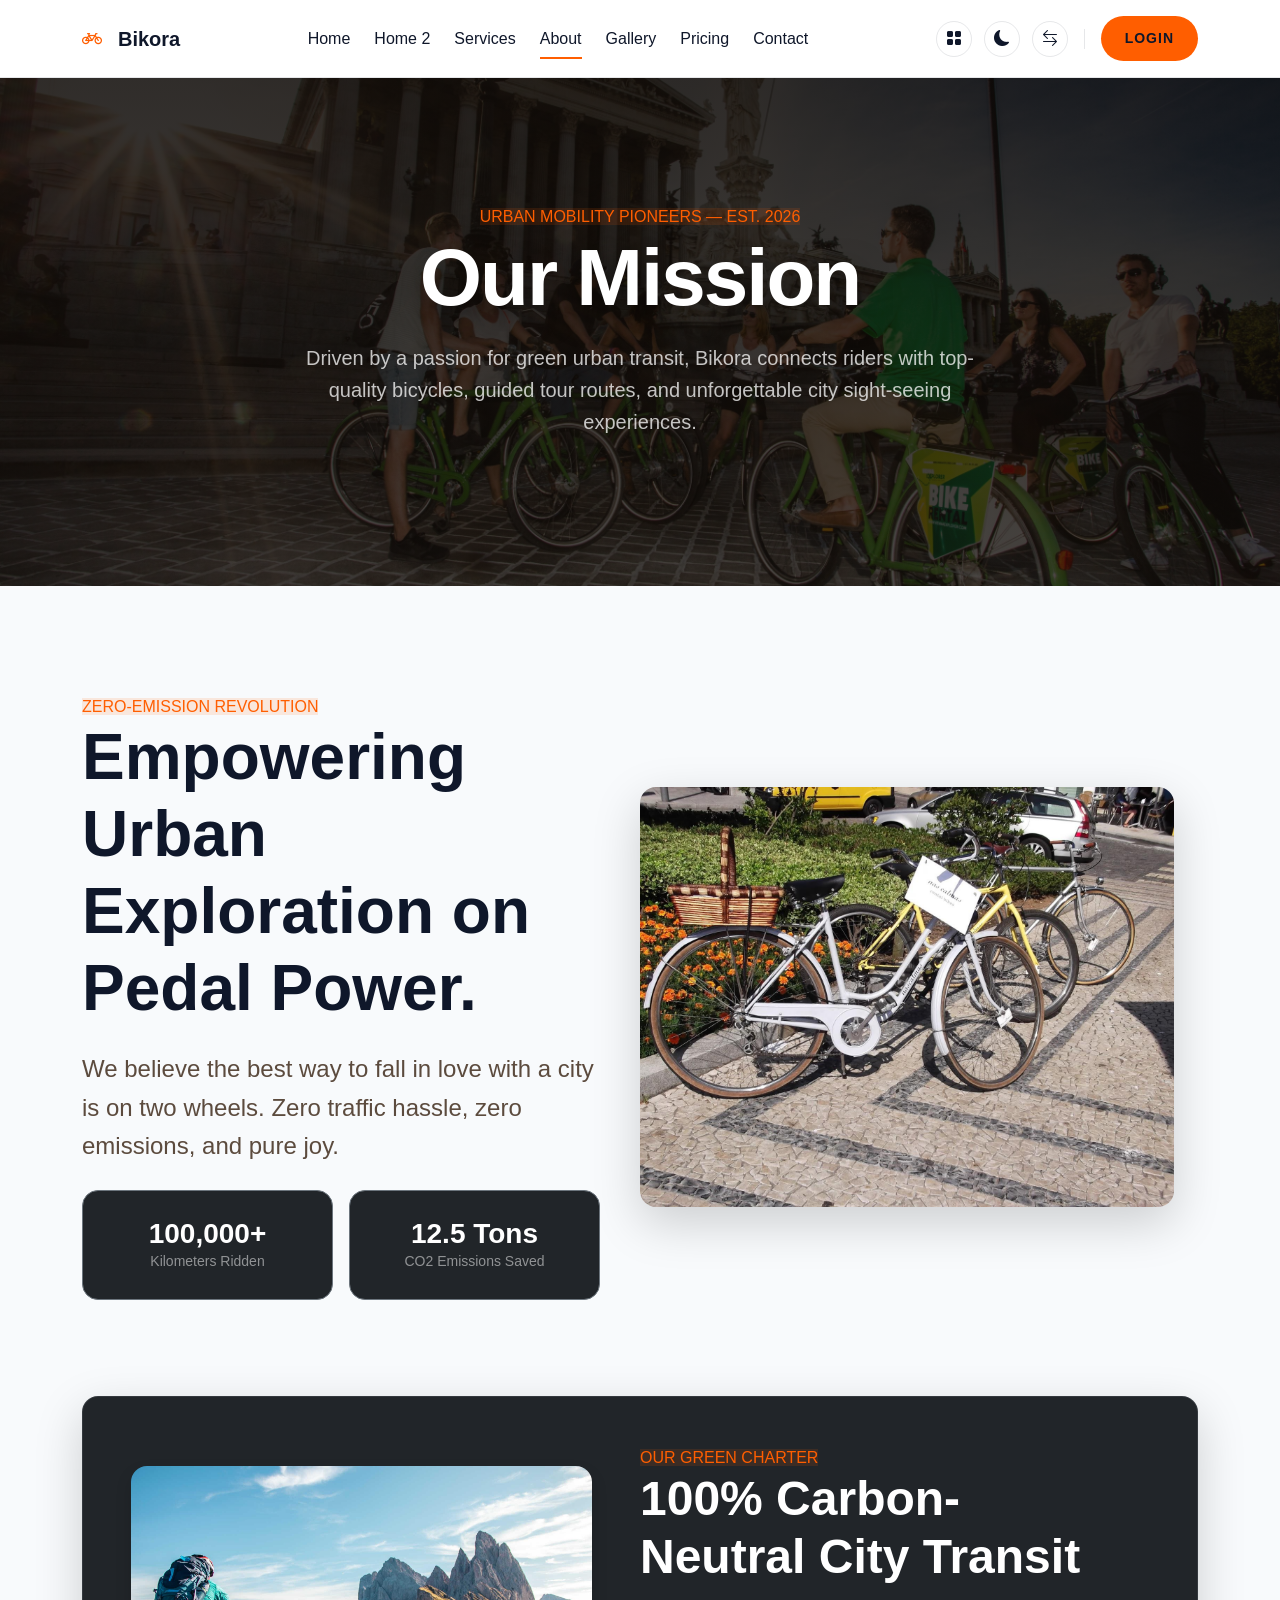
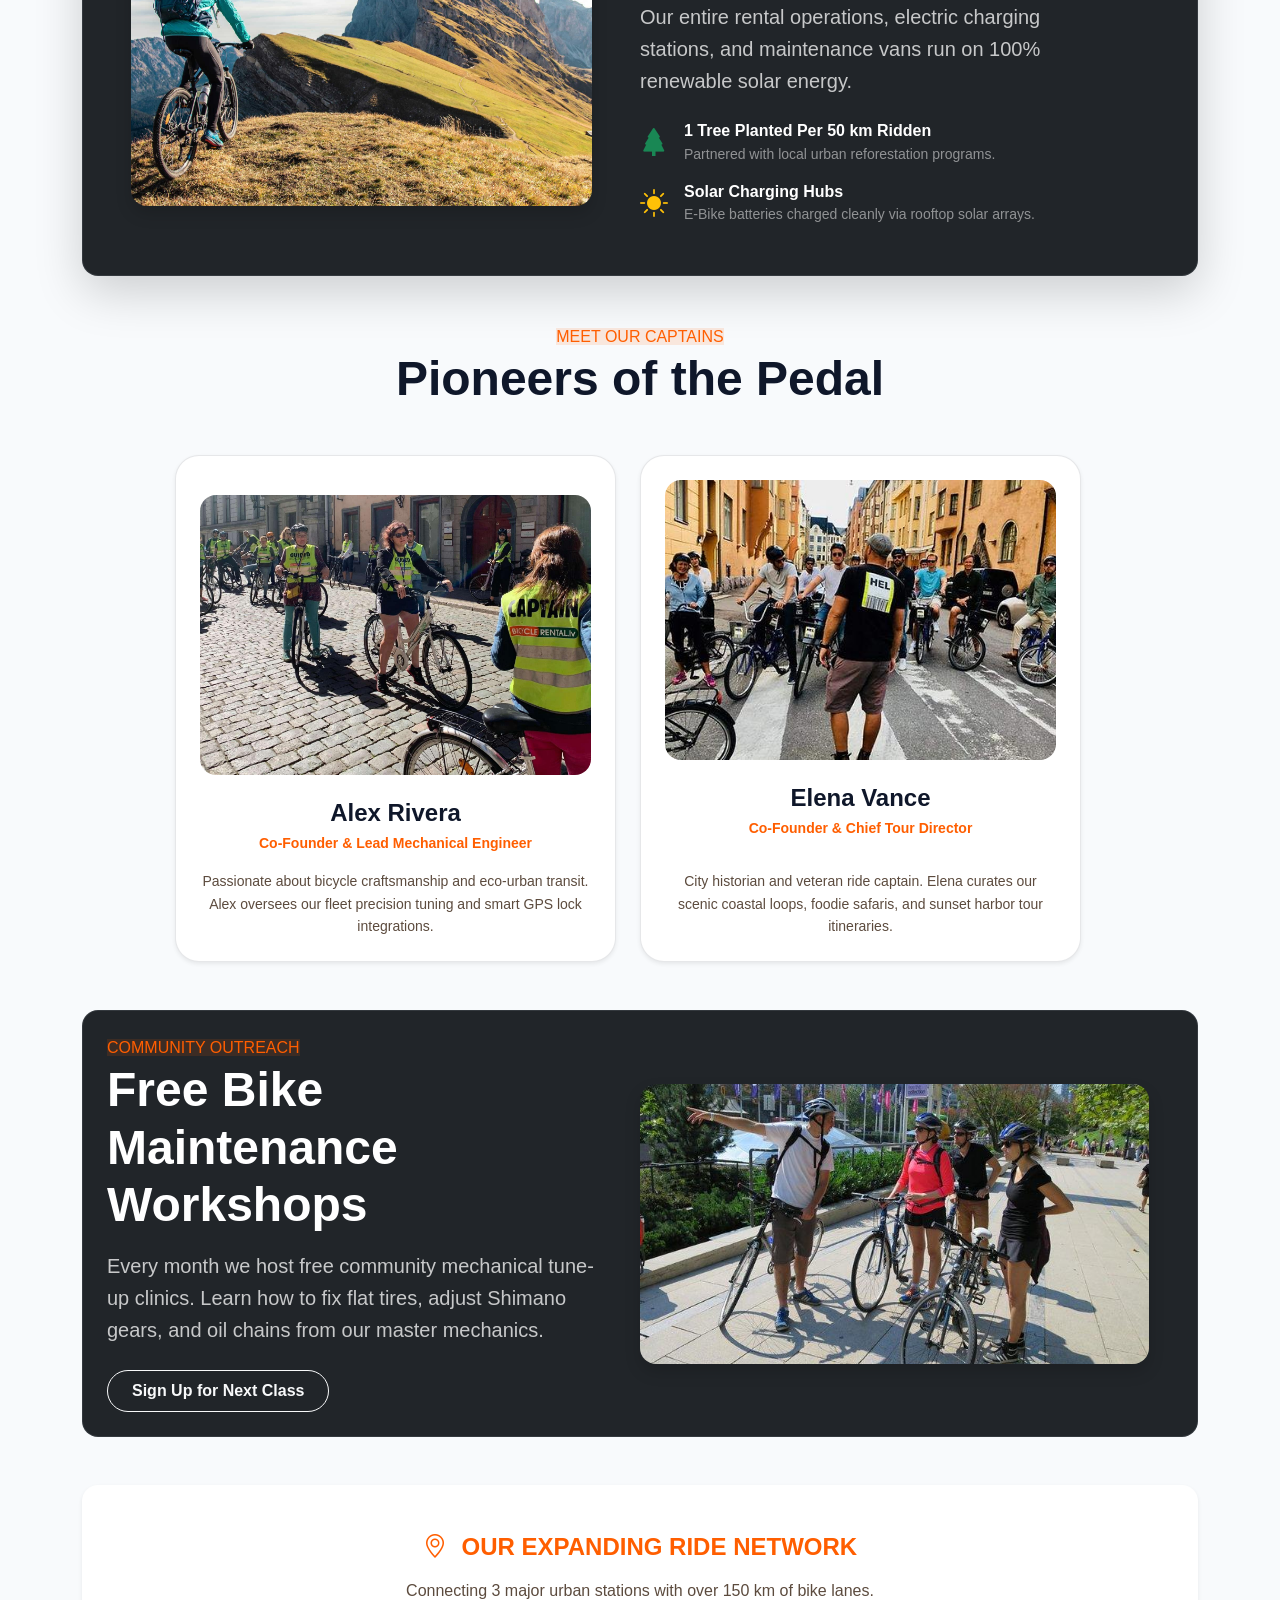
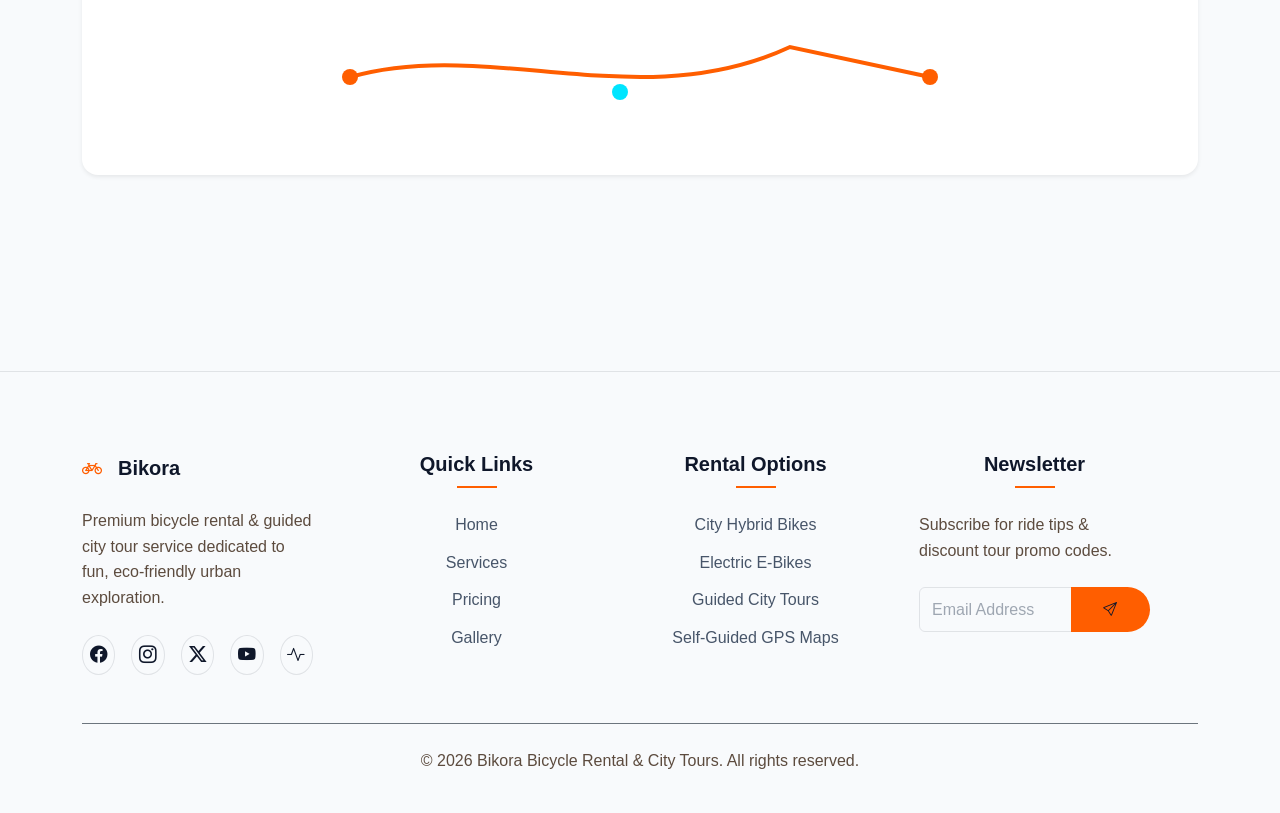
<file: about.html>
<!DOCTYPE html>
<html lang="en">

<head>
    <meta charset="UTF-8">
    <meta name="viewport" content="width=device-width, initial-scale=1.0">
    <title>About Us | Bikora Bicycle Rental & City Tours</title>
    <link rel="icon" type="image/svg+xml" href="assets/images/favicon.svg">
    <!-- Bootstrap 5 CDN -->
    <link href="https://cdn.jsdelivr.net/npm/bootstrap@5.3.0/dist/css/bootstrap.min.css" rel="stylesheet">
    <!-- Bootstrap Icons -->
    <link href="https://cdn.jsdelivr.net/npm/bootstrap-icons@1.11.0/font/bootstrap-icons.css" rel="stylesheet">
    <!-- Custom CSS -->
    <link rel="stylesheet" href="assets/css/style.css?v=6">
    <style>
        .about-page {
            padding-top: 60px;
            padding-bottom: 100px;
        }

        .team-card {
            background-color: var(--card-bg);
            border-radius: 24px;
            overflow: hidden;
            border: 1px solid var(--border-color);
            transition: var(--transition-smooth);
        }

        .team-card:hover {
            transform: translateY(-8px);
            box-shadow: 0 20px 40px rgba(255, 94, 0, 0.15);
        }
    </style>
    <style>
        /* Forced fix for hero section badge pill */
        .hero-1 .feature-badge-pill,
        .hero-2 .feature-badge-pill,
        .internal-hero .feature-badge-pill,
        .feature-badge-pill {
            color: #FF5E00 !important;
            background-color: rgba(255, 94, 0, 0.12) !important;
        }
    </style>
</head>

<body>

    <!-- Header -->
    <header>
        <div class="container header-container">
            <!-- Left: Brand -->
            <a href="index.html" class="brand-logo">
                <i class="bi bi-bicycle text-gold me-2"></i>
                Bikora
            </a>

            <!-- Center: Menus -->
            <nav class="nav-center">
                <a href="index.html" class="nav-link">Home</a>
                <a href="home-2.html" class="nav-link">Home 2</a>
                <a href="services.html" class="nav-link">Services</a>
                <a href="about.html" class="nav-link active">About</a>
                <a href="gallery.html" class="nav-link">Gallery</a>
                <a href="pricing.html" class="nav-link">Pricing</a>
                <a href="contact.html" class="nav-link">Contact</a>
            </nav>

            <!-- Right: Actions -->
            <div class="nav-right">
                <a href="dashboard.html" class="theme-toggle" title="Dashboard">
                    <i class="bi bi-grid-fill"></i>
                </a>
                <button class="theme-toggle" title="Toggle Theme">
                    <i class="bi bi-moon-fill"></i>
                </button>
                <button class="theme-toggle rtl-toggle-btn" title="RTL Toggle">
                    <i class="bi bi-arrow-left-right"></i>
                </button>
                <div class="nav-separator"></div>
                <a href="login.html" class="btn btn-primary btn-sm rounded-pill px-4">Login</a>
            </div>

            <button id="hamburger" class="hamburger">
                <i class="bi bi-list"></i>
            </button>
        </div>
    </header>

    <!-- Offcanvas Menu -->
    <div id="offcanvas-backdrop" class="offcanvas-backdrop"></div>
    <div id="offcanvas-menu" class="offcanvas-menu">
        <button id="offcanvas-close" class="offcanvas-close" aria-label="Close Menu">
            <i class="bi bi-x"></i>
        </button>
        <a href="index.html" class="brand-logo mb-5"><i class="bi bi-bicycle text-gold me-2"></i> Bikora</a>

        <div class="offcanvas-links mb-5">
            <a href="index.html" class="offcanvas-link">Home</a>
            <a href="home-2.html" class="offcanvas-link">Home 2</a>
            <a href="services.html" class="offcanvas-link">Services</a>
            <a href="about.html" class="offcanvas-link active">About</a>
            <a href="gallery.html" class="offcanvas-link">Gallery</a>
            <a href="pricing.html" class="offcanvas-link">Pricing</a>
            <a href="contact.html" class="offcanvas-link">Contact</a>
        </div>

        <div class="pt-4 border-top border-secondary border-opacity-10">
            <div class="d-flex align-items-center justify-content-between mb-4 flex-nowrap">
                <div class="d-flex gap-4 align-items-center flex-nowrap">
                    <a href="dashboard.html" class="theme-toggle p-2" title="Dashboard"><i
                            class="bi bi-grid-fill"></i></a>
                    <button class="theme-toggle p-2" title="Toggle Theme"><i class="bi bi-moon-fill"></i></button>
                    <button class="theme-toggle p-2 rtl-toggle-btn" title="RTL Toggle"><i
                            class="bi bi-arrow-left-right"></i></button>
                </div>
            </div>
            <a href="login.html" class="btn btn-primary w-100 rounded-pill py-3 fw-bold">Login</a>
        </div>
    </div>

    <!-- Page Header -->
    <section class="internal-hero" style="background-image: url('assets/images/City Tour Destinations — 10q.jpg');">
        <div class="container py-4 text-center">
            <span class="feature-badge-pill mb-3">URBAN MOBILITY PIONEERS — EST. 2026</span>
            <h1 class="display-1 text-white fw-bold mb-3">Our Mission </h1>
            <p class="text-white-50 mx-auto mb-4 lead" style="max-width: 700px;">Driven by a passion for green urban
                transit, Bikora connects riders with top-quality bicycles, guided tour routes, and unforgettable city
                sight-seeing experiences.</p>
        </div>
    </section>

    <main class="about-page">
        <div class="container py-5">
            <!-- Mission Row -->
            <div class="row align-items-center mb-5 pb-5">
                <div class="col-lg-6 animate-on-scroll text-center text-lg-start">
                    <span class="feature-badge-pill mb-3">ZERO-EMISSION REVOLUTION</span>
                    <h1 class="display-3 fw-bold mb-4">Empowering Urban Exploration on Pedal Power.</h1>
                    <p class="lead text-muted fs-4 mb-4">We believe the best way to fall in love with a city is on two
                        wheels. Zero traffic hassle, zero emissions, and pure joy.</p>

                    <div class="row g-3 text-center align-items-stretch mb-4 mb-lg-0">
                        <div class="col-6">
                            <div class="p-3 rounded-4 bg-dark text-white border border-secondary h-100 d-flex flex-column align-items-center justify-content-center"
                                style="min-height: 110px;">
                                <h3 class="fw-bold text-gold mb-0">100,000+</h3>
                                <small class="text-white-50">Kilometers Ridden</small>
                            </div>
                        </div>
                        <div class="col-6">
                            <div class="p-3 rounded-4 bg-dark text-white border border-secondary h-100 d-flex flex-column align-items-center justify-content-center"
                                style="min-height: 110px;">
                                <h3 class="fw-bold text-cyan mb-0">12.5 Tons</h3>
                                <small class="text-white-50">CO2 Emissions Saved</small>
                            </div>
                        </div>
                    </div>
                </div>
                <div class="col-lg-6 animate-on-scroll mt-4 mt-lg-0">
                    <img src="assets/images/Bicycle Fleet — 12a.jpg" class="img-fluid rounded-4 shadow-lg"
                        alt="About us bicycle fleet" style="width: 100%; height: 420px; object-fit: cover;">
                </div>
            </div>

            <!-- NEW SECTION 1 (ABOUT): SUSTAINABLE URBAN FUTURE CHARTER -->
            <div class="my-5 p-5 rounded-4 bg-dark text-white shadow-lg border border-secondary border-opacity-25">
                <div class="row align-items-center g-5">
                    <div class="col-lg-6">
                        <img src="assets/images/Adventurea,..jpg" class="img-fluid rounded-4 shadow"
                            alt="Sustainability" style="width: 100%; height: 340px; object-fit: cover;">
                    </div>
                    <div class="col-lg-6">
                        <span class="feature-badge-pill mb-3">OUR GREEN CHARTER</span>
                        <h2 class="display-5 fw-bold mb-3">100% Carbon-Neutral City Transit</h2>
                        <p class="text-white-50 fs-5 mb-4">Our entire rental operations, electric charging stations, and
                            maintenance vans run on 100% renewable solar energy.</p>

                        <div class="d-flex flex-column gap-3">
                            <div class="d-flex align-items-center gap-3">
                                <i class="bi bi-tree-fill text-success fs-3"></i>
                                <div>
                                    <h6 class="fw-bold mb-0">1 Tree Planted Per 50 km Ridden</h6>
                                    <small class="text-white-50">Partnered with local urban reforestation
                                        programs.</small>
                                </div>
                            </div>
                            <div class="d-flex align-items-center gap-3">
                                <i class="bi bi-sun-fill text-warning fs-3"></i>
                                <div>
                                    <h6 class="fw-bold mb-0">Solar Charging Hubs</h6>
                                    <small class="text-white-50">E-Bike batteries charged cleanly via rooftop solar
                                        arrays.</small>
                                </div>
                            </div>
                        </div>
                    </div>
                </div>
            </div>

            <!-- Founders & Captains -->
            <div class="text-center mb-5 mt-5">
                <span class="feature-badge-pill mb-3">MEET OUR CAPTAINS</span>
                <h2 class="display-5 fw-bold mb-4">Pioneers of the Pedal</h2>
            </div>

            <div class="row g-4 justify-content-center align-items-stretch mb-5">
                <div class="col-md-6 col-lg-5">
                    <div class="team-card p-4 shadow-sm text-center h-100 d-flex flex-column justify-content-between">
                        <div>
                            <img src="assets/images/Tour Guides — 1.jpg" class="rounded-4 mb-4" alt="Alex Rivera"
                                style="width: 100%; height: 280px; object-fit: cover; object-position: center top; margin-top: 15px;">
                            <h4 class="fw-bold mb-1">Alex Rivera</h4>
                            <p class="text-gold fw-bold small mb-3">Co-Founder & Lead Mechanical Engineer</p>
                        </div>
                        <p class="text-muted small mb-0">Passionate about bicycle craftsmanship and eco-urban transit.
                            Alex oversees our fleet precision tuning and smart GPS lock integrations.</p>
                    </div>
                </div>
                <div class="col-md-6 col-lg-5">
                    <div class="team-card p-4 shadow-sm text-center h-100 d-flex flex-column justify-content-between">
                        <div>
                            <img src="assets/images/Tour Guides — 10.jpg" class="rounded-4 mb-4" alt="Elena Vance"
                                style="width: 100%; height: 280px; object-fit: cover;">
                            <h4 class="fw-bold mb-1">Elena Vance</h4>
                            <p class="text-gold fw-bold small mb-3">Co-Founder & Chief Tour Director</p>
                        </div>
                        <p class="text-muted small mb-0">City historian and veteran ride captain. Elena curates our
                            scenic coastal loops, foodie safaris, and sunset harbor tour itineraries.</p>
                    </div>
                </div>
            </div>

            <!-- NEW SECTION 2 (ABOUT): MECHANIC WORKSHOPS & COMMUNITY CLASSES -->
            <div class="my-5 p-4 rounded-4 border border-secondary border-opacity-25 bg-dark text-white">
                <div class="row align-items-center g-4">
                    <div class="col-lg-6">
                        <span class="feature-badge-pill mb-3">COMMUNITY OUTREACH</span>
                        <h2 class="display-5 fw-bold mb-3">Free Bike Maintenance Workshops</h2>
                        <p class="text-white-50 fs-5 mb-4">Every month we host free community mechanical tune-up
                            clinics. Learn how to fix flat tires, adjust Shimano gears, and oil chains from our master
                            mechanics.</p>
                        <a href="contact.html" class="btn btn-outline-light rounded-pill px-4 py-2 fw-bold">Sign Up for
                            Next Class</a>
                    </div>
                    <div class="col-lg-6">
                        <img src="assets/images/Tour Guides — 10wq.jpg" class="img-fluid rounded-4 shadow"
                            alt="Mechanic Workshop" style="width: 100%; height: 280px; object-fit: cover;">
                    </div>
                </div>
            </div>

            <!-- SVG Route Motion Trail -->
            <div class="my-5 text-center p-5 rounded-4 shadow-sm" style="background: var(--card-bg);">
                <h4 class="fw-bold text-uppercase text-gold tracking-widest mb-3"><i class="bi bi-geo-alt me-2"></i> OUR
                    EXPANDING RIDE NETWORK</h4>
                <p class="text-muted mb-4">Connecting 3 major urban stations with over 150 km of bike lanes.</p>
                <svg width="100%" height="100" viewBox="0 0 600 100" fill="none">
                    <path d="M10 50 C 150 10, 300 90, 450 20 T 590 50" stroke="var(--primary-gold)" stroke-width="4"
                        stroke-linecap="round" class="svg-route-path" />
                    <circle cx="10" cy="50" r="8" fill="var(--primary-gold)" />
                    <circle cx="280" cy="65" r="8" fill="var(--primary-cyan)" />
                    <circle cx="590" cy="50" r="8" fill="var(--primary-gold)" />
                </svg>
            </div>
        </div>
    </main>

    <!-- Footer -->
    <footer>
        <div class="container">
            <div class="row g-5">
                <div class="col-lg-3 col-md-6 text-center text-lg-start">
                    <a href="index.html"
                        class="brand-logo mb-4 text-white justify-content-center justify-content-lg-start">
                        <i class="bi bi-bicycle text-gold me-2"></i> Bikora
                    </a>
                    <p class="text-muted">Premium bicycle rental & guided city tour service dedicated to fun,
                        eco-friendly urban exploration.</p>
                    <div class="d-flex gap-3 mt-4 justify-content-center justify-content-lg-start">
                        <a href="#" class="footer-social-link" title="Facebook"><i class="bi bi-facebook"></i></a>
                        <a href="#" class="footer-social-link" title="Instagram"><i class="bi bi-instagram"></i></a>
                        <a href="#" class="footer-social-link" title="Twitter X"><i class="bi bi-twitter-x"></i></a>
                        <a href="#" class="footer-social-link" title="YouTube"><i class="bi bi-youtube"></i></a>
                        <a href="#" class="footer-social-link" title="Strava Club"><i class="bi bi-activity"></i></a>
                    </div>
                </div>
                <div class="col-lg-3 col-md-6 text-center">
                    <h5 class="footer-title">Quick Links</h5>
                    <ul class="footer-links">
                        <li><a href="index.html" class="footer-link">Home</a></li>
                        <li><a href="services.html" class="footer-link">Services</a></li>
                        <li><a href="pricing.html" class="footer-link">Pricing</a></li>
                        <li><a href="gallery.html" class="footer-link">Gallery</a></li>
                    </ul>
                </div>
                <div class="col-lg-3 col-md-6 text-center">
                    <h5 class="footer-title">Rental Options</h5>
                    <ul class="footer-links">
                        <li><a href="services.html" class="footer-link">City Hybrid Bikes</a></li>
                        <li><a href="services.html" class="footer-link">Electric E-Bikes</a></li>
                        <li><a href="services.html" class="footer-link">Guided City Tours</a></li>
                        <li><a href="services.html" class="footer-link">Self-Guided GPS Maps</a></li>
                    </ul>
                </div>
                <div class="col-lg-3 col-md-6">
                    <h5 class="footer-title">Newsletter</h5>
                    <p class="text-muted">Subscribe for ride tips & discount tour promo codes.</p>
                    <div class="input-group mt-4">
                        <input type="text" class="form-control bg-transparent border-secondary text-white"
                            placeholder="Email Address">
                        <button class="btn btn-primary"><i class="bi bi-send"></i></button>
                    </div>
                </div>
            </div>
            <div class="border-top border-secondary mt-5 pt-4 text-center">
                <p class="text-muted mb-0">© 2026 Bikora Bicycle Rental & City Tours. All rights reserved.</p>
            </div>
        </div>
    </footer>

    <!-- Back to top -->
    <div id="back-to-top" class="back-to-top">
        <i class="bi bi-bicycle"></i>
    </div>

    <!-- Scripts -->
    <script src="https://cdn.jsdelivr.net/npm/bootstrap@5.3.0/dist/js/bootstrap.bundle.min.js"></script>
    <script src="assets/js/main.js"></script>
</body>

</html>
</file>
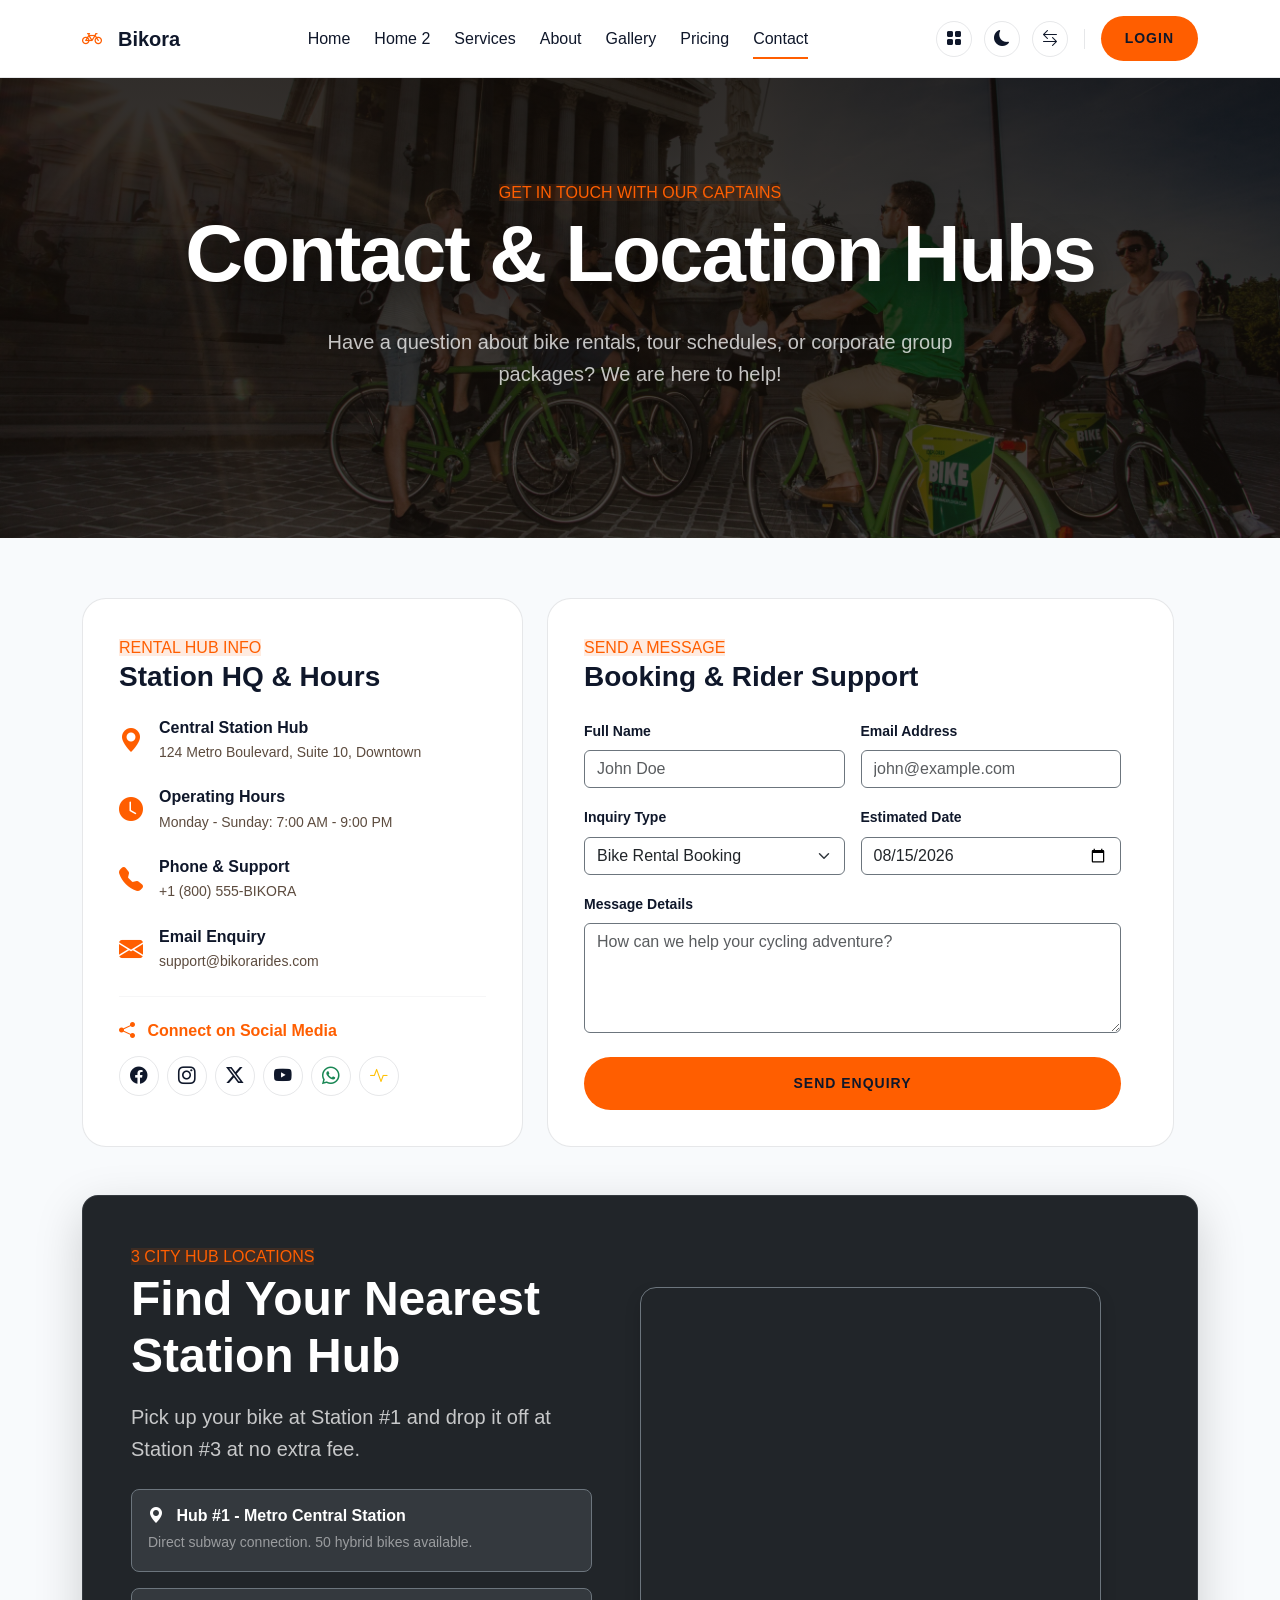
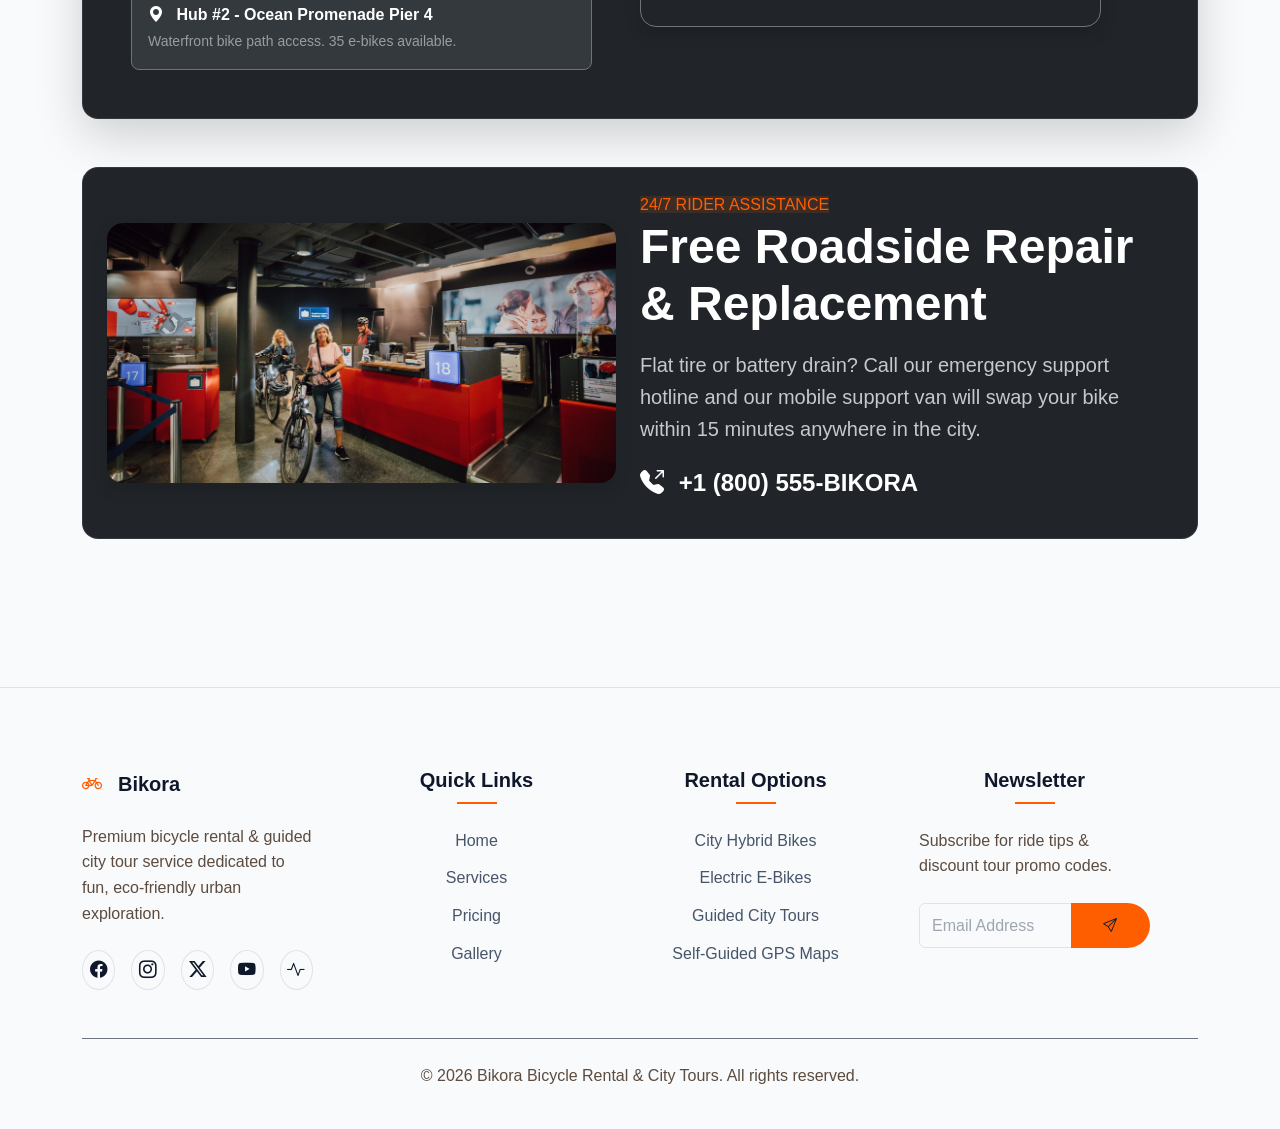
<file: contact.html>
<!DOCTYPE html>
<html lang="en">
<head>
    <meta charset="UTF-8">
    <meta name="viewport" content="width=device-width, initial-scale=1.0">
    <title>Contact Us | Bikora Bicycle Rental & City Tours</title>
    <link rel="icon" type="image/svg+xml" href="assets/images/favicon.svg">
    <!-- Bootstrap 5 CDN -->
    <link href="https://cdn.jsdelivr.net/npm/bootstrap@5.3.0/dist/css/bootstrap.min.css" rel="stylesheet">
    <!-- Bootstrap Icons -->
    <link href="https://cdn.jsdelivr.net/npm/bootstrap-icons@1.11.0/font/bootstrap-icons.css" rel="stylesheet">
    <!-- Custom CSS -->
    <link rel="stylesheet" href="assets/css/style.css?v=6">
    <style>
        .contact-page { padding-top: 60px; padding-bottom: 100px; }
        .contact-card {
            background-color: var(--card-bg);
            border: 1px solid var(--border-color);
            border-radius: 24px;
            padding: 36px;
            height: 100%;
        }
    </style>
    <style>
        /* Forced fix for hero section badge pill */
        .hero-1 .feature-badge-pill, 
        .hero-2 .feature-badge-pill, 
        .internal-hero .feature-badge-pill,
        .feature-badge-pill {
            color: #FF5E00 !important;
            background-color: rgba(255, 94, 0, 0.12) !important;
        }
    </style>
</head>
<body>

    <!-- Header -->
    <header>
        <div class="container header-container">
            <!-- Left: Brand -->
            <a href="index.html" class="brand-logo">
                <i class="bi bi-bicycle text-gold me-2"></i>
                Bikora
            </a>
            
            <!-- Center: Menus -->
            <nav class="nav-center">
                <a href="index.html" class="nav-link">Home</a>
                <a href="home-2.html" class="nav-link">Home 2</a>
                <a href="services.html" class="nav-link">Services</a>
                <a href="about.html" class="nav-link">About</a>
                <a href="gallery.html" class="nav-link">Gallery</a>
                <a href="pricing.html" class="nav-link">Pricing</a>
                <a href="contact.html" class="nav-link active">Contact</a>
            </nav>

            <!-- Right: Actions -->
            <div class="nav-right">
                <a href="dashboard.html" class="theme-toggle" title="Dashboard">
                    <i class="bi bi-grid-fill"></i>
                </a>
                <button class="theme-toggle" title="Toggle Theme">
                    <i class="bi bi-moon-fill"></i>
                </button>
                <button class="theme-toggle rtl-toggle-btn" title="RTL Toggle">
                    <i class="bi bi-arrow-left-right"></i>
                </button>
                <div class="nav-separator"></div>
                <a href="login.html" class="btn btn-primary btn-sm rounded-pill px-4">Login</a>
            </div>

            <button id="hamburger" class="hamburger">
                <i class="bi bi-list"></i>
            </button>
        </div>
    </header>

    <!-- Offcanvas Menu -->
    <div id="offcanvas-backdrop" class="offcanvas-backdrop"></div>
    <div id="offcanvas-menu" class="offcanvas-menu">
        <button id="offcanvas-close" class="offcanvas-close" aria-label="Close Menu">
            <i class="bi bi-x"></i>
        </button>
        <a href="index.html" class="brand-logo mb-5"><i class="bi bi-bicycle text-gold me-2"></i> Bikora</a>
        
        <div class="offcanvas-links mb-5">
            <a href="index.html" class="offcanvas-link">Home</a>
            <a href="home-2.html" class="offcanvas-link">Home 2</a>
            <a href="services.html" class="offcanvas-link">Services</a>
            <a href="about.html" class="offcanvas-link">About</a>
            <a href="gallery.html" class="offcanvas-link">Gallery</a>
            <a href="pricing.html" class="offcanvas-link">Pricing</a>
            <a href="contact.html" class="offcanvas-link active">Contact</a>
        </div>

        <div class="pt-4 border-top border-secondary border-opacity-10">
            <div class="d-flex align-items-center justify-content-between mb-4 flex-nowrap">
                <div class="d-flex gap-4 align-items-center flex-nowrap">
                    <a href="dashboard.html" class="theme-toggle p-2" title="Dashboard"><i class="bi bi-grid-fill"></i></a>
                    <button class="theme-toggle p-2" title="Toggle Theme"><i class="bi bi-moon-fill"></i></button>
                    <button class="theme-toggle p-2 rtl-toggle-btn" title="RTL Toggle"><i class="bi bi-arrow-left-right"></i></button>
                </div>
            </div>
            <a href="login.html" class="btn btn-primary w-100 rounded-pill py-3 fw-bold">Login</a>
        </div>
    </div>

    <!-- Header -->
    <section class="internal-hero" style="background-image: url('assets/images/City Tour Destinations — 10q.jpg');">
        <div class="container">
            <div class="text-center animate-on-scroll">
                <span class="feature-badge-pill mb-3">GET IN TOUCH WITH OUR CAPTAINS</span>
                <h1 class="display-1 text-white fw-bold mb-4">Contact & Location Hubs</h1>
                <p class="mx-auto fs-5 text-white-50 mb-5" style="max-width: 700px;">Have a question about bike rentals, tour schedules, or corporate group packages? We are here to help!</p>
            </div>
        </div>
    </section>

    <!-- Contact Page -->
    <section class="contact-page">
        <div class="container">
            <div class="row g-4 mb-5">
                <div class="col-lg-5 animate-on-scroll">
                    <div class="contact-card">
                        <span class="feature-badge-pill mb-3">RENTAL HUB INFO</span>
                        <h3 class="fw-bold mb-4">Station HQ & Hours</h3>
                        
                        <div class="d-flex align-items-start mb-4">
                            <i class="bi bi-geo-alt-fill fs-4 text-gold me-3 mt-1"></i>
                            <div>
                                <h6 class="fw-bold mb-1">Central Station Hub</h6>
                                <p class="text-muted small mb-0">124 Metro Boulevard, Suite 10, Downtown</p>
                            </div>
                        </div>

                        <div class="d-flex align-items-start mb-4">
                            <i class="bi bi-clock-fill fs-4 text-gold me-3 mt-1"></i>
                            <div>
                                <h6 class="fw-bold mb-1">Operating Hours</h6>
                                <p class="text-muted small mb-0">Monday - Sunday: 7:00 AM - 9:00 PM</p>
                            </div>
                        </div>

                        <div class="d-flex align-items-start mb-4">
                            <i class="bi bi-telephone-fill fs-4 text-gold me-3 mt-1"></i>
                            <div>
                                <h6 class="fw-bold mb-1">Phone & Support</h6>
                                <p class="text-muted small mb-0">+1 (800) 555-BIKORA</p>
                            </div>
                        </div>

                        <div class="d-flex align-items-start mb-4">
                            <i class="bi bi-envelope-fill fs-4 text-gold me-3 mt-1"></i>
                            <div>
                                <h6 class="fw-bold mb-1">Email Enquiry</h6>
                                <p class="text-muted small mb-0">support@bikorarides.com</p>
                            </div>
                        </div>

                        <!-- SOCIAL MEDIA CONNECT BLOCK (CONTACT CARD) -->
                        <hr class="my-4 border-secondary border-opacity-25">
                        <div>
                            <h6 class="fw-bold mb-3 text-gold"><i class="bi bi-share-fill me-2"></i> Connect on Social Media</h6>
                            <div class="d-flex gap-2 flex-wrap">
                                <a href="#" class="footer-social-link" title="Facebook"><i class="bi bi-facebook"></i></a>
                                <a href="#" class="footer-social-link" title="Instagram"><i class="bi bi-instagram"></i></a>
                                <a href="#" class="footer-social-link" title="Twitter X"><i class="bi bi-twitter-x"></i></a>
                                <a href="#" class="footer-social-link" title="YouTube"><i class="bi bi-youtube"></i></a>
                                <a href="#" class="footer-social-link" title="WhatsApp Support"><i class="bi bi-whatsapp text-success"></i></a>
                                <a href="#" class="footer-social-link" title="Strava Club"><i class="bi bi-activity text-warning"></i></a>
                            </div>
                        </div>
                    </div>
                </div>

                <div class="col-lg-7 animate-on-scroll" style="transition-delay: 0.15s;">
                    <div class="contact-card">
                        <span class="feature-badge-pill mb-3">SEND A MESSAGE</span>
                        <h3 class="fw-bold mb-4">Booking & Rider Support</h3>
                        <form onsubmit="event.preventDefault(); alert('Thank you! Your enquiry has been received. Our team will contact you shortly.');">
                            <div class="row g-3">
                                <div class="col-md-6">
                                    <label class="form-label small fw-bold">Full Name</label>
                                    <input type="text" class="form-control bg-transparent border-secondary" placeholder="John Doe" required>
                                </div>
                                <div class="col-md-6">
                                    <label class="form-label small fw-bold">Email Address</label>
                                    <input type="email" class="form-control bg-transparent border-secondary" placeholder="john@example.com" required>
                                </div>
                                <div class="col-md-6">
                                    <label class="form-label small fw-bold">Inquiry Type</label>
                                    <select class="form-select bg-transparent border-secondary" style="cursor: pointer;">
                                        <option>Bike Rental Booking</option>
                                        <option>Guided City Tour</option>
                                        <option>Corporate Group Pass</option>
                                        <option>Roadside Assistance</option>
                                    </select>
                                </div>
                                <div class="col-md-6">
                                    <label class="form-label small fw-bold">Estimated Date</label>
                                    <input type="date" class="form-control bg-transparent border-secondary" value="2026-08-15">
                                </div>
                                <div class="col-12">
                                    <label class="form-label small fw-bold">Message Details</label>
                                    <textarea class="form-control bg-transparent border-secondary" rows="4" placeholder="How can we help your cycling adventure?"></textarea>
                                </div>
                                <div class="col-12 mt-4">
                                    <button type="submit" class="btn btn-primary rounded-pill w-100 py-3 fw-bold magnetic-btn">Send Enquiry</button>
                                </div>
                            </div>
                        </form>
                    </div>
                </div>
            </div>
            <!-- NEW SECTION 1 (CONTACT): STATION LOCATOR & PICKUP MAP HUB -->
            <div class="my-5 p-5 rounded-4 bg-dark text-white shadow-lg border border-secondary border-opacity-25">
                <div class="row align-items-center g-5">
                    <div class="col-lg-6">
                        <span class="feature-badge-pill mb-3">3 CITY HUB LOCATIONS</span>
                        <h2 class="display-5 fw-bold mb-3">Find Your Nearest Station Hub</h2>
                        <p class="text-white-50 fs-5 mb-4">Pick up your bike at Station #1 and drop it off at Station #3 at no extra fee.</p>
                        
                        <div class="d-flex flex-column gap-3">
                            <div class="p-3 rounded-3 bg-secondary bg-opacity-25 border border-secondary">
                                <h6 class="fw-bold text-gold mb-1"><i class="bi bi-geo-alt-fill me-2"></i> Hub #1 - Metro Central Station</h6>
                                <small class="text-white-50">Direct subway connection. 50 hybrid bikes available.</small>
                            </div>
                            <div class="p-3 rounded-3 bg-secondary bg-opacity-25 border border-secondary">
                                <h6 class="fw-bold text-cyan mb-1"><i class="bi bi-geo-alt-fill me-2"></i> Hub #2 - Ocean Promenade Pier 4</h6>
                                <small class="text-white-50">Waterfront bike path access. 35 e-bikes available.</small>
                            </div>
                        </div>
                    </div>
                    <div class="col-lg-6">
                        <div class="rounded-4 overflow-hidden shadow border border-secondary" style="height: 340px; width: 100%;">
                            <iframe src="https://www.google.com/maps/embed?pb=!1m18!1m12!1m3!1d3151.835434509374!2d144.9537353153166!3d-37.81627977975171!2m3!1f0!2f0!3f0!3m2!1i1024!2i768!4f13.1!3m3!1m2!1s0x6ad65d4c2b349649%3A0xb6899234e561db11!2sFlinders%20Street%20Railway%20Station!5e0!3m2!1sen!2s!4v1620000000000!5m2!1sen!2s" 
                                width="100%" height="340" style="border:0;" allowfullscreen="" loading="lazy"></iframe>
                        </div>
                    </div>
                </div>
            </div>

            <!-- NEW SECTION 2 (CONTACT): EMERGENCY ROADSIDE SUPPORT GUARANTEE -->
            <div class="my-5 p-4 rounded-4 border border-secondary border-opacity-25 bg-dark text-white">
                <div class="row align-items-center g-4">
                    <div class="col-lg-6">
                        <img src="assets/images/Bike Rental — 8cc.jpg" class="img-fluid rounded-4 shadow" alt="Roadside Van Support" style="width: 100%; height: 260px; object-fit: cover;">
                    </div>
                    <div class="col-lg-6">
                        <span class="feature-badge-pill mb-3">24/7 RIDER ASSISTANCE</span>
                        <h2 class="display-5 fw-bold mb-3">Free Roadside Repair & Replacement</h2>
                        <p class="text-white-50 fs-5 mb-4">Flat tire or battery drain? Call our emergency support hotline and our mobile support van will swap your bike within 15 minutes anywhere in the city.</p>
                        <h4 class="text-gold fw-bold"><i class="bi bi-telephone-outbound-fill me-2"></i> +1 (800) 555-BIKORA</h4>
                    </div>
                </div>
            </div>

        </div>
    </section>

    <!-- Footer -->
    <footer>
        <div class="container">
            <div class="row g-5">
                <div class="col-lg-3 col-md-6 text-center text-lg-start">
                    <a href="index.html" class="brand-logo mb-4 text-white justify-content-center justify-content-lg-start">
                        <i class="bi bi-bicycle text-gold me-2"></i> Bikora
                    </a>
                    <p class="text-muted">Premium bicycle rental & guided city tour service dedicated to fun, eco-friendly urban exploration.</p>
                    <div class="d-flex gap-3 mt-4 justify-content-center justify-content-lg-start">
                        <a href="#" class="footer-social-link" title="Facebook"><i class="bi bi-facebook"></i></a>
                        <a href="#" class="footer-social-link" title="Instagram"><i class="bi bi-instagram"></i></a>
                        <a href="#" class="footer-social-link" title="Twitter X"><i class="bi bi-twitter-x"></i></a>
                        <a href="#" class="footer-social-link" title="YouTube"><i class="bi bi-youtube"></i></a>
                        <a href="#" class="footer-social-link" title="Strava Club"><i class="bi bi-activity"></i></a>
                    </div>
                </div>
                <div class="col-lg-3 col-md-6 text-center">
                    <h5 class="footer-title">Quick Links</h5>
                    <ul class="footer-links">
                        <li><a href="index.html" class="footer-link">Home</a></li>
                        <li><a href="services.html" class="footer-link">Services</a></li>
                        <li><a href="pricing.html" class="footer-link">Pricing</a></li>
                        <li><a href="gallery.html" class="footer-link">Gallery</a></li>
                    </ul>
                </div>
                <div class="col-lg-3 col-md-6 text-center">
                    <h5 class="footer-title">Rental Options</h5>
                    <ul class="footer-links">
                        <li><a href="services.html" class="footer-link">City Hybrid Bikes</a></li>
                        <li><a href="services.html" class="footer-link">Electric E-Bikes</a></li>
                        <li><a href="services.html" class="footer-link">Guided City Tours</a></li>
                        <li><a href="services.html" class="footer-link">Self-Guided GPS Maps</a></li>
                    </ul>
                </div>
                <div class="col-lg-3 col-md-6">
                    <h5 class="footer-title">Newsletter</h5>
                    <p class="text-muted">Subscribe for ride tips & discount tour promo codes.</p>
                    <div class="input-group mt-4">
                        <input type="text" class="form-control bg-transparent border-secondary text-white" placeholder="Email Address">
                        <button class="btn btn-primary"><i class="bi bi-send"></i></button>
                    </div>
                </div>
            </div>
            <div class="border-top border-secondary mt-5 pt-4 text-center">
                <p class="text-muted mb-0">© 2026 Bikora Bicycle Rental & City Tours. All rights reserved.</p>
            </div>
        </div>
    </footer>

    <!-- Back to top -->
    <div id="back-to-top" class="back-to-top">
        <i class="bi bi-bicycle"></i>
    </div>

    <!-- Scripts -->
    <script src="https://cdn.jsdelivr.net/npm/bootstrap@5.3.0/dist/js/bootstrap.bundle.min.js"></script>
    <script src="assets/js/main.js"></script>
</body>
</html>
</file>
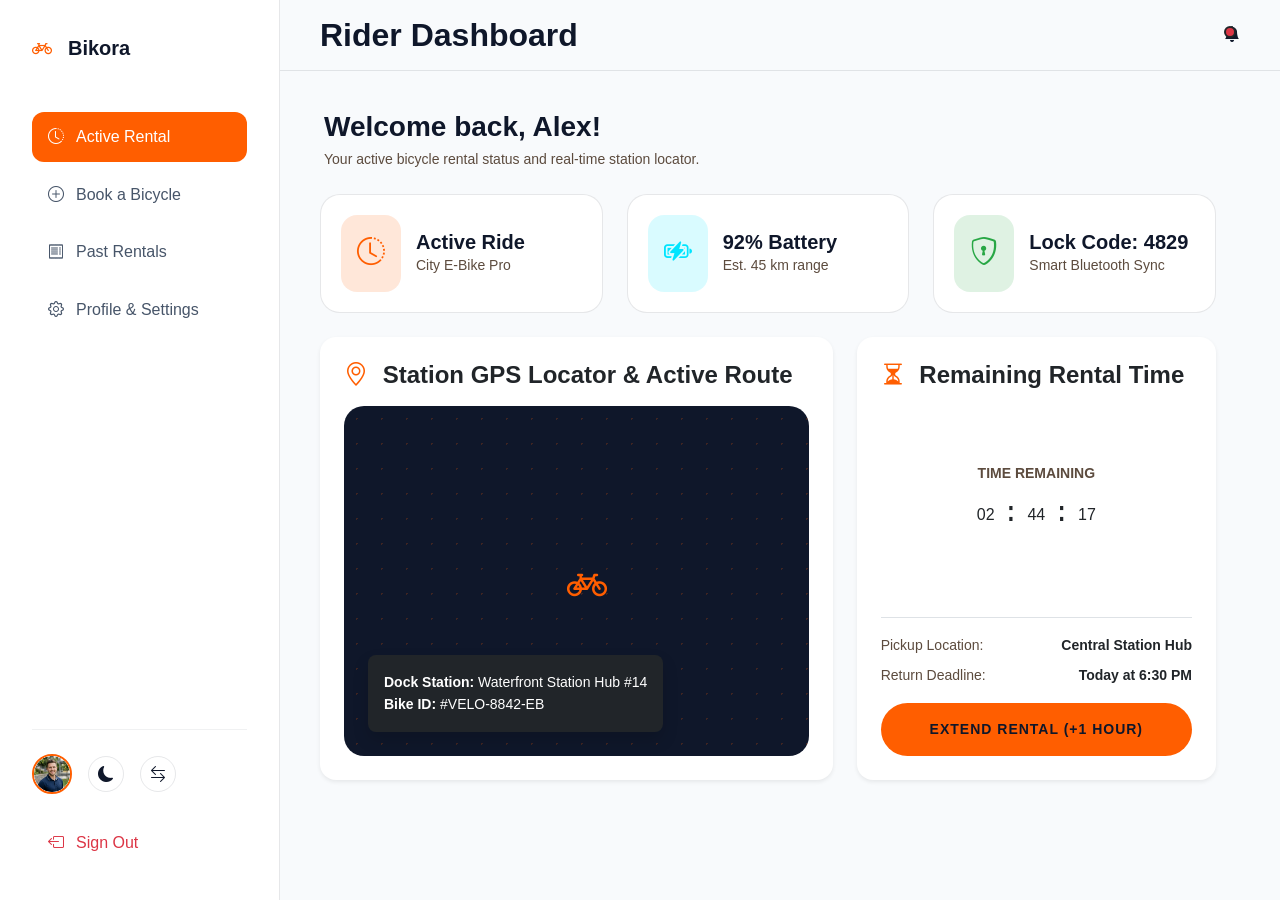
<file: dashboard.html>
<!DOCTYPE html>
<html lang="en">

<head>
    <meta charset="UTF-8">
    <meta name="viewport" content="width=device-width, initial-scale=1.0">
    <title>Customer Rental Dashboard | Bikora Bicycle Rental</title>
    <link rel="icon" type="image/svg+xml" href="assets/images/favicon.svg">
    <!-- Bootstrap 5 CDN -->
    <link href="https://cdn.jsdelivr.net/npm/bootstrap@5.3.0/dist/css/bootstrap.min.css" rel="stylesheet">
    <!-- Bootstrap Icons -->
    <link href="https://cdn.jsdelivr.net/npm/bootstrap-icons@1.11.0/font/bootstrap-icons.css" rel="stylesheet">
    <!-- Custom CSS -->
    <link rel="stylesheet" href="assets/css/style.css?v=6">
    <script>
        (function () {
            const savedTheme = localStorage.getItem('theme') || 'light';
            document.documentElement.setAttribute('data-theme', savedTheme);
        })();
    </script>
    <style>
        html, body {
            width: 100% !important;
            overflow-x: hidden !important;
            position: relative;
        }

        body {
            background-color: var(--bg-color);
            display: flex;
            min-height: 100vh;
        }

        .dashboard-sidebar {
            width: 280px;
            background: var(--card-bg);
            border-right: 1px solid var(--border-color);
            padding: 32px;
            display: flex;
            flex-direction: column;
            position: fixed;
            height: 100vh;
            z-index: 1000;
            transition: var(--transition-smooth);
        }

        .sidebar-link {
            padding: 12px 16px;
            border-radius: 12px;
            color: var(--text-muted);
            text-decoration: none;
            display: flex;
            align-items: center;
            gap: 12px;
            font-weight: 500;
            margin-bottom: 8px;
            transition: var(--transition-base);
        }

        .sidebar-link:hover,
        .sidebar-link.active {
            background: var(--primary-gold);
            color: #FFF !important;
        }

        .dashboard-main {
            flex-grow: 1;
            margin-left: 280px;
            padding: 40px;
            padding-top: 110px !important;
            transition: var(--transition-smooth);
            width: calc(100% - 280px);
        }

        .dashboard-header {
            display: flex;
            justify-content: space-between;
            align-items: center;
            padding: 16px 40px;
            border-bottom: 1px solid var(--border-color);
            position: fixed !important;
            top: 0 !important;
            left: 280px !important;
            width: calc(100% - 280px) !important;
            background: var(--bg-color) !important;
            z-index: 999 !important;
            margin-bottom: 0 !important;
            backdrop-filter: blur(20px);
        }

        .header-profile-img {
            width: 40px;
            height: 40px;
            border-radius: 50%;
            object-fit: cover;
            border: 2px solid var(--primary-gold);
        }

        .stat-card {
            background: var(--card-bg);
            border: 1px solid var(--border-color);
            border-radius: 20px;
            padding: 20px;
            display: flex;
            align-items: center;
            gap: 15px;
            height: 100%;
        }

        .tracking-map {
            width: 100%;
            height: 350px;
            background: var(--secondary-brown);
            border-radius: 20px;
            position: relative;
            overflow: hidden;
            background-image: radial-gradient(rgba(255, 94, 0, 0.2) 1px, transparent 1px);
            background-size: 25px 25px;
        }

        .map-pin {
            position: absolute;
            color: var(--primary-gold);
            animation: pulse-pin 2s infinite;
        }

        @keyframes pulse-pin {
            0% { transform: scale(1); filter: drop-shadow(0 0 0 rgba(255, 94, 0, 0)); }
            50% { transform: scale(1.2); filter: drop-shadow(0 0 15px rgba(255, 94, 0, 0.5)); }
            100% { transform: scale(1); filter: drop-shadow(0 0 0 rgba(255, 94, 0, 0)); }
        }

        .hamburger-dash {
            background: transparent;
            border: 1px solid var(--border-color);
            color: var(--text-color);
            border-radius: 10px;
            padding: 4px 10px;
            cursor: pointer;
        }

        @media (max-width: 1024px) {
            .hamburger-dash {
                display: inline-flex !important;
            }
            .dashboard-sidebar {
                left: auto !important;
                right: 0 !important;
                transform: translateX(100%) !important;
            }
            .dashboard-sidebar.active {
                transform: translateX(0) !important;
            }
            .dashboard-main {
                margin-left: 0 !important;
                width: 100% !important;
                padding: 16px !important;
                padding-top: 90px !important;
            }
            .dashboard-header {
                left: 0 !important;
                width: 100% !important;
                padding: 10px 16px !important;
            }
        }

        /* RTL Mode Dashboard Sidebar & Content Alignment (Item 33) */
        [dir="rtl"] .dashboard-sidebar {
            right: 0 !important;
            left: auto !important;
            border-left: 1px solid var(--border-color) !important;
            border-right: none !important;
        }
        [dir="rtl"] .dashboard-main {
            margin-right: 280px !important;
            margin-left: 0 !important;
            width: calc(100% - 280px) !important;
        }
        [dir="rtl"] .dashboard-header {
            right: 280px !important;
            left: 0 !important;
            width: calc(100% - 280px) !important;
        }
        
        /* Fix RTL navbar alignment bug caused by LTR Bootstrap's ms-auto */
        [dir="rtl"] .dashboard-header .ms-auto {
            margin-right: auto !important;
            margin-left: 0 !important;
        }
        @media (max-width: 1024px) {
            [dir="rtl"] .dashboard-sidebar {
                transform: translateX(100%) !important;
            }
            [dir="rtl"] .dashboard-sidebar.active {
                transform: translateX(0) !important;
            }
            [dir="rtl"] .dashboard-main,
            [dir="rtl"] .dashboard-header {
                margin-right: 0 !important;
                margin-left: 0 !important;
                right: 0 !important;
                left: 0 !important;
                width: 100% !important;
            }
        }
    </style>
</head>

<body>

    <!-- Sidebar -->
    <aside class="dashboard-sidebar" id="dashboard-sidebar">
        <button class="dashboard-close-btn d-xl-none border-0 bg-transparent"
            onclick="document.getElementById('dashboard-sidebar').classList.remove('active')"
            style="position: absolute; top: 24px; right: 24px; color: var(--text-color); font-size: 1.5rem; z-index: 1050; padding: 0;">
            <i class="bi bi-x-lg"></i>
        </button>

        <a href="index.html" class="brand-logo mb-5">
            <i class="bi bi-bicycle text-gold me-2"></i>
            Bikora
        </a>

        <div class="flex-grow-1">
            <a href="#" class="sidebar-link active" onclick="switchTab('active-rental')">
                <i class="bi bi-clock-history"></i> Active Rental
            </a>
            <a href="#" class="sidebar-link" onclick="switchTab('book-bike')">
                <i class="bi bi-plus-circle"></i> Book a Bicycle
            </a>
            <a href="#" class="sidebar-link" onclick="switchTab('past-rentals')">
                <i class="bi bi-receipt"></i> Past Rentals
            </a>
            <a href="#" class="sidebar-link" onclick="switchTab('profile-settings')">
                <i class="bi bi-gear"></i> Profile & Settings
            </a>
        </div>

        <div class="mt-auto pt-4 border-top border-secondary border-opacity-10">
            <div class="d-flex align-items-center justify-content-between mb-4 flex-nowrap">
                <div class="d-flex gap-3 align-items-center flex-nowrap">
                    <img src="assets/images/alex_profile_1775279529013.png" alt="Profile" class="header-profile-img">
                    <button class="theme-toggle p-2" title="Toggle Theme">
                        <i class="bi bi-moon-fill"></i>
                    </button>
                    <button class="theme-toggle rtl-toggle-btn p-2" title="RTL Switch">
                        <i class="bi bi-arrow-left-right"></i>
                    </button>
                </div>
            </div>
            <a href="login.html" class="sidebar-link text-danger mb-0">
                <i class="bi bi-box-arrow-left"></i> Sign Out
            </a>
        </div>
    </aside>

    <!-- Main Content -->
    <main class="dashboard-main">

        <!-- Top Header Navigation -->
        <header class="dashboard-header gap-3">
            <h2 class="fw-bold mb-0 text-nowrap" style="font-size: clamp(1.1rem, 3.5vw, 2rem);">Rider Dashboard</h2>
            <div class="d-flex align-items-center gap-1 gap-md-2 flex-nowrap ms-auto">
                <div class="dashboard-action-btn position-relative" title="Notifications">
                    <i class="bi bi-bell-fill"></i>
                    <span class="position-absolute top-0 start-100 translate-middle p-1 bg-danger border border-2 border-dark rounded-circle" style="margin-left: -10px; margin-top: 10px;"></span>
                </div>
                <button class="hamburger-dash d-xl-none"
                    onclick="document.getElementById('dashboard-sidebar').classList.add('active')" title="Open Menu">
                    <i class="bi bi-list fs-3"></i>
                </button>
            </div>
        </header>

        <!-- TAB 1: ACTIVE RENTAL STATUS -->
        <div id="active-rental-tab" class="tab-content animate-on-scroll">
            <div class="welcome-message mb-4 px-1">
                <h3 class="fw-bold mb-1">Welcome back, Alex!</h3>
                <p class="text-muted small mb-0">Your active bicycle rental status and real-time station locator.</p>
            </div>

            <!-- Rental Stat Cards -->
            <div class="row g-4 mb-4">
                <div class="col-md-4">
                    <div class="stat-card">
                        <div class="stat-icon p-3 rounded-4" style="background: rgba(255,94,0,0.15); color: var(--primary-gold);">
                            <i class="bi bi-clock-history fs-3"></i>
                        </div>
                        <div>
                            <h2 class="h5 mb-0 fw-bold">Active Ride</h2>
                            <p class="text-muted small mb-0">City E-Bike Pro</p>
                        </div>
                    </div>
                </div>
                <div class="col-md-4">
                    <div class="stat-card">
                        <div class="stat-icon p-3 rounded-4" style="background: rgba(0,229,255,0.15); color: var(--primary-cyan);">
                            <i class="bi bi-battery-charging fs-3"></i>
                        </div>
                        <div>
                            <h2 class="h5 mb-0 fw-bold">92% Battery</h2>
                            <p class="text-muted small mb-0">Est. 45 km range</p>
                        </div>
                    </div>
                </div>
                <div class="col-md-4">
                    <div class="stat-card">
                        <div class="stat-icon p-3 rounded-4" style="background: rgba(40,167,69,0.15); color: #28a745;">
                            <i class="bi bi-shield-lock fs-3"></i>
                        </div>
                        <div>
                            <h2 class="h5 mb-0 fw-bold">Lock Code: 4829</h2>
                            <p class="text-muted small mb-0">Smart Bluetooth Sync</p>
                        </div>
                    </div>
                </div>
            </div>

            <!-- Live Countdown & Map Row -->
            <div class="row g-4 mb-4">
                <div class="col-lg-7">
                    <div class="card border-0 rounded-4 p-4 shadow-sm h-100" style="background: var(--card-bg);">
                        <h4 class="fw-bold mb-3"><i class="bi bi-geo-alt text-gold me-2"></i> Station GPS Locator & Active Route</h4>
                        <div class="tracking-map">
                            <div class="map-pin" style="top: 42%; left: 48%;"><i class="bi bi-bicycle fs-1 text-gold"></i></div>
                            <div class="position-absolute bottom-0 start-0 m-4 p-3 bg-dark rounded-3 shadow text-white small">
                                <strong>Dock Station:</strong> Waterfront Station Hub #14<br>
                                <strong>Bike ID:</strong> #VELO-8842-EB
                            </div>
                        </div>
                    </div>
                </div>

                <div class="col-lg-5">
                    <div class="card border-0 rounded-4 p-4 shadow-sm h-100 d-flex flex-column" style="background: var(--card-bg);">
                        <h4 class="fw-bold mb-3"><i class="bi bi-hourglass-split text-gold me-2"></i> Remaining Rental Time</h4>
                        <div class="countdown-timer-box text-center my-auto">
                            <small class="text-uppercase tracking-widest fw-bold text-muted d-block mb-2">Time Remaining</small>
                            <div class="d-flex justify-content-center align-items-center gap-2">
                                <span id="timer-hours" class="timer-number">02</span>
                                <span class="fs-3 font-monospace">:</span>
                                <span id="timer-mins" class="timer-number">44</span>
                                <span class="fs-3 font-monospace">:</span>
                                <span id="timer-secs" class="timer-number">18</span>
                            </div>
                        </div>
                        <div class="mt-4 pt-3 border-top">
                            <div class="d-flex justify-content-between mb-2">
                                <span class="text-muted small">Pickup Location:</span>
                                <span class="fw-bold small">Central Station Hub</span>
                            </div>
                            <div class="d-flex justify-content-between mb-3">
                                <span class="text-muted small">Return Deadline:</span>
                                <span class="fw-bold small">Today at 6:30 PM</span>
                            </div>
                            <button class="btn btn-primary rounded-pill w-100 py-3 fw-bold" onclick="alert('Rental extension added by +1 hour!')">Extend Rental (+1 Hour)</button>
                        </div>
                    </div>
                </div>
            </div>
        </div>

        <!-- TAB 2: BOOK A BICYCLE -->
        <div id="book-bike-tab" class="tab-content" style="display: none;">
            <div class="card border-0 rounded-4 p-4 p-md-5 shadow-sm" style="background: var(--card-bg);">
                <h3 class="fw-bold mb-4"><i class="bi bi-bicycle text-gold me-2"></i> Book a Bicycle & Tour</h3>
                
                <form onsubmit="event.preventDefault(); alert('Booking Confirmed! Check your Active Rental tab to view your lock code and bike serial #.'); switchTab('active-rental');">
                    <div class="row g-4">
                        <div class="col-md-6">
                            <label class="form-label fw-bold">Select Date</label>
                            <input type="date" class="form-control py-3" required value="2026-08-15">
                        </div>
                        <div class="col-md-6">
                            <label class="form-label fw-bold">Select Start Time</label>
                            <input type="time" class="form-control py-3" required value="10:00">
                        </div>
                        <div class="col-md-6">
                            <label class="form-label fw-bold">Select Rental Duration</label>
                            <select id="booking-duration" class="form-select py-3">
                                <option value="1h">1 Hour ($12)</option>
                                <option value="2h">2 Hours ($24)</option>
                                <option value="4h" selected>Half-Day / 4 Hours ($35)</option>
                                <option value="full-day">Full Day Pass ($55)</option>
                                <option value="3-day">3-Day Pass ($120)</option>
                            </select>
                        </div>
                        <div class="col-md-6">
                            <label class="form-label fw-bold">Select Bicycle Type</label>
                            <select id="booking-bike-type" class="form-select py-3">
                                <option value="city-hybrid" selected>City Hybrid 7-Speed</option>
                                <option value="e-bike">Electric E-Bike (50km range)</option>
                                <option value="road-pro">Road Bike Pro Light</option>
                                <option value="cruiser-duo">Tandem Beach Cruiser</option>
                            </select>
                        </div>
                        <div class="col-md-12">
                            <label class="form-label fw-bold">Guided / Self-Guided Tour Option</label>
                            <select id="booking-tour" class="form-select py-3">
                                <option value="none" selected>Free Ride (No Tour Addon)</option>
                                <option value="guided-historic">Guided Historic Old Town Tour (+$35)</option>
                                <option value="guided-sunset">Guided Sunset Coastal Tour (+$40)</option>
                                <option value="guided-food">Guided Brews & Foodie Safari (+$50)</option>
                                <option value="self-guided-gps">Self-Guided Audio GPS Pass (+$10)</option>
                            </select>
                        </div>

                        <!-- Price Summary Card -->
                        <div class="col-12 mt-4">
                            <div class="p-4 rounded-4 bg-dark text-white d-flex justify-content-between align-items-center flex-wrap gap-3">
                                <div>
                                    <small class="text-white-50 text-uppercase tracking-widest fw-bold d-block">Estimated Total Amount</small>
                                    <h2 id="booking-total-price" class="display-5 text-gold fw-bold mb-0">$35.00</h2>
                                </div>
                                <button type="submit" class="btn btn-primary btn-lg rounded-pill px-5 py-3 fw-bold">Confirm & Pay</button>
                            </div>
                        </div>
                    </div>
                </form>
            </div>
        </div>

        <!-- TAB 3: PAST RENTALS & RECEIPTS -->
        <div id="past-rentals-tab" class="tab-content" style="display: none;">
            <div class="card border-0 rounded-4 p-4 shadow-sm" style="background: var(--card-bg);">
                <div class="d-flex justify-content-between align-items-center mb-4 flex-wrap gap-3">
                    <h4 class="fw-bold mb-0"><i class="bi bi-receipt text-gold me-2"></i> Past Rentals & Invoice History</h4>
                </div>
                <div class="table-responsive">
                    <table class="table align-middle">
                        <thead>
                            <tr>
                                <th>Invoice #</th>
                                <th>Date</th>
                                <th>Bike Model</th>
                                <th>Duration</th>
                                <th>Total</th>
                                <th>Status</th>
                                <th>Receipt</th>
                            </tr>
                        </thead>
                        <tbody>
                            <tr>
                                <td><span class="fw-bold">#INV-9041</span></td>
                                <td>2026-08-01</td>
                                <td>Electric E-Bike Pro</td>
                                <td>Full Day Pass</td>
                                <td class="fw-bold text-gold">$55.00</td>
                                <td><span class="badge bg-success-subtle text-success rounded-pill px-3">Completed</span></td>
                                <td><button class="btn btn-sm btn-outline-primary rounded-pill" onclick="downloadReceipt('INV-9041')"><i class="bi bi-download me-1"></i> PDF</button></td>
                            </tr>
                            <tr>
                                <td><span class="fw-bold">#INV-8820</span></td>
                                <td>2026-07-20</td>
                                <td>City Hybrid 7-Speed</td>
                                <td>4 Hours</td>
                                <td class="fw-bold text-gold">$35.00</td>
                                <td><span class="badge bg-success-subtle text-success rounded-pill px-3">Completed</span></td>
                                <td><button class="btn btn-sm btn-outline-primary rounded-pill" onclick="downloadReceipt('INV-8820')"><i class="bi bi-download me-1"></i> PDF</button></td>
                            </tr>
                            <tr>
                                <td><span class="fw-bold">#INV-8512</span></td>
                                <td>2026-07-04</td>
                                <td>Sunset Guided Tour Package</td>
                                <td>3 Hours</td>
                                <td class="fw-bold text-gold">$75.00</td>
                                <td><span class="badge bg-success-subtle text-success rounded-pill px-3">Completed</span></td>
                                <td><button class="btn btn-sm btn-outline-primary rounded-pill" onclick="downloadReceipt('INV-8512')"><i class="bi bi-download me-1"></i> PDF</button></td>
                            </tr>
                        </tbody>
                    </table>
                </div>
            </div>
        </div>

        <!-- TAB 4: PROFILE & ACCOUNT SETTINGS -->
        <div id="profile-settings-tab" class="tab-content" style="display: none;">
            <div class="card border-0 rounded-4 p-4 p-md-5 shadow-sm" style="background: var(--card-bg);">
                <h3 class="fw-bold mb-4"><i class="bi bi-person-gear text-gold me-2"></i> Rider Profile & Preferences</h3>
                
                <form id="profile-settings-form">
                    <div class="row g-4">
                        <div class="col-md-6">
                            <label class="form-label fw-bold">Full Name</label>
                            <input type="text" class="form-control py-3" value="Alex Rivera" required>
                        </div>
                        <div class="col-md-6">
                            <label class="form-label fw-bold">Email Address</label>
                            <input type="email" class="form-control py-3" value="alex.rivera@example.com" required>
                        </div>
                        <div class="col-md-6">
                            <label class="form-label fw-bold">Emergency Phone Contact</label>
                            <input type="tel" class="form-control py-3" value="+1 (555) 234-5678">
                        </div>
                        <div class="col-md-6">
                            <label class="form-label fw-bold">Helmet Size Preference</label>
                            <select class="form-select py-3">
                                <option value="S">Small (51-55 cm)</option>
                                <option value="M" selected>Medium (55-59 cm)</option>
                                <option value="L">Large (59-63 cm)</option>
                            </select>
                        </div>
                        <div class="col-md-12">
                            <label class="form-label fw-bold">Saved Payment Method</label>
                            <input type="text" class="form-control py-3" value="Visa ending in **** 4920" readonly>
                        </div>
                        <div class="col-12 mt-4">
                            <button type="submit" class="btn btn-primary rounded-pill w-100 py-3 fw-bold">Save Preferences</button>
                        </div>
                    </div>
                </form>
            </div>
        </div>

    </main>

    <!-- Scripts -->
    <script src="https://cdn.jsdelivr.net/npm/bootstrap@5.3.0/dist/js/bootstrap.bundle.min.js"></script>
    <script src="assets/js/main.js"></script>
    <script src="assets/js/dashboard.js"></script>
</body>

</html>
</file>
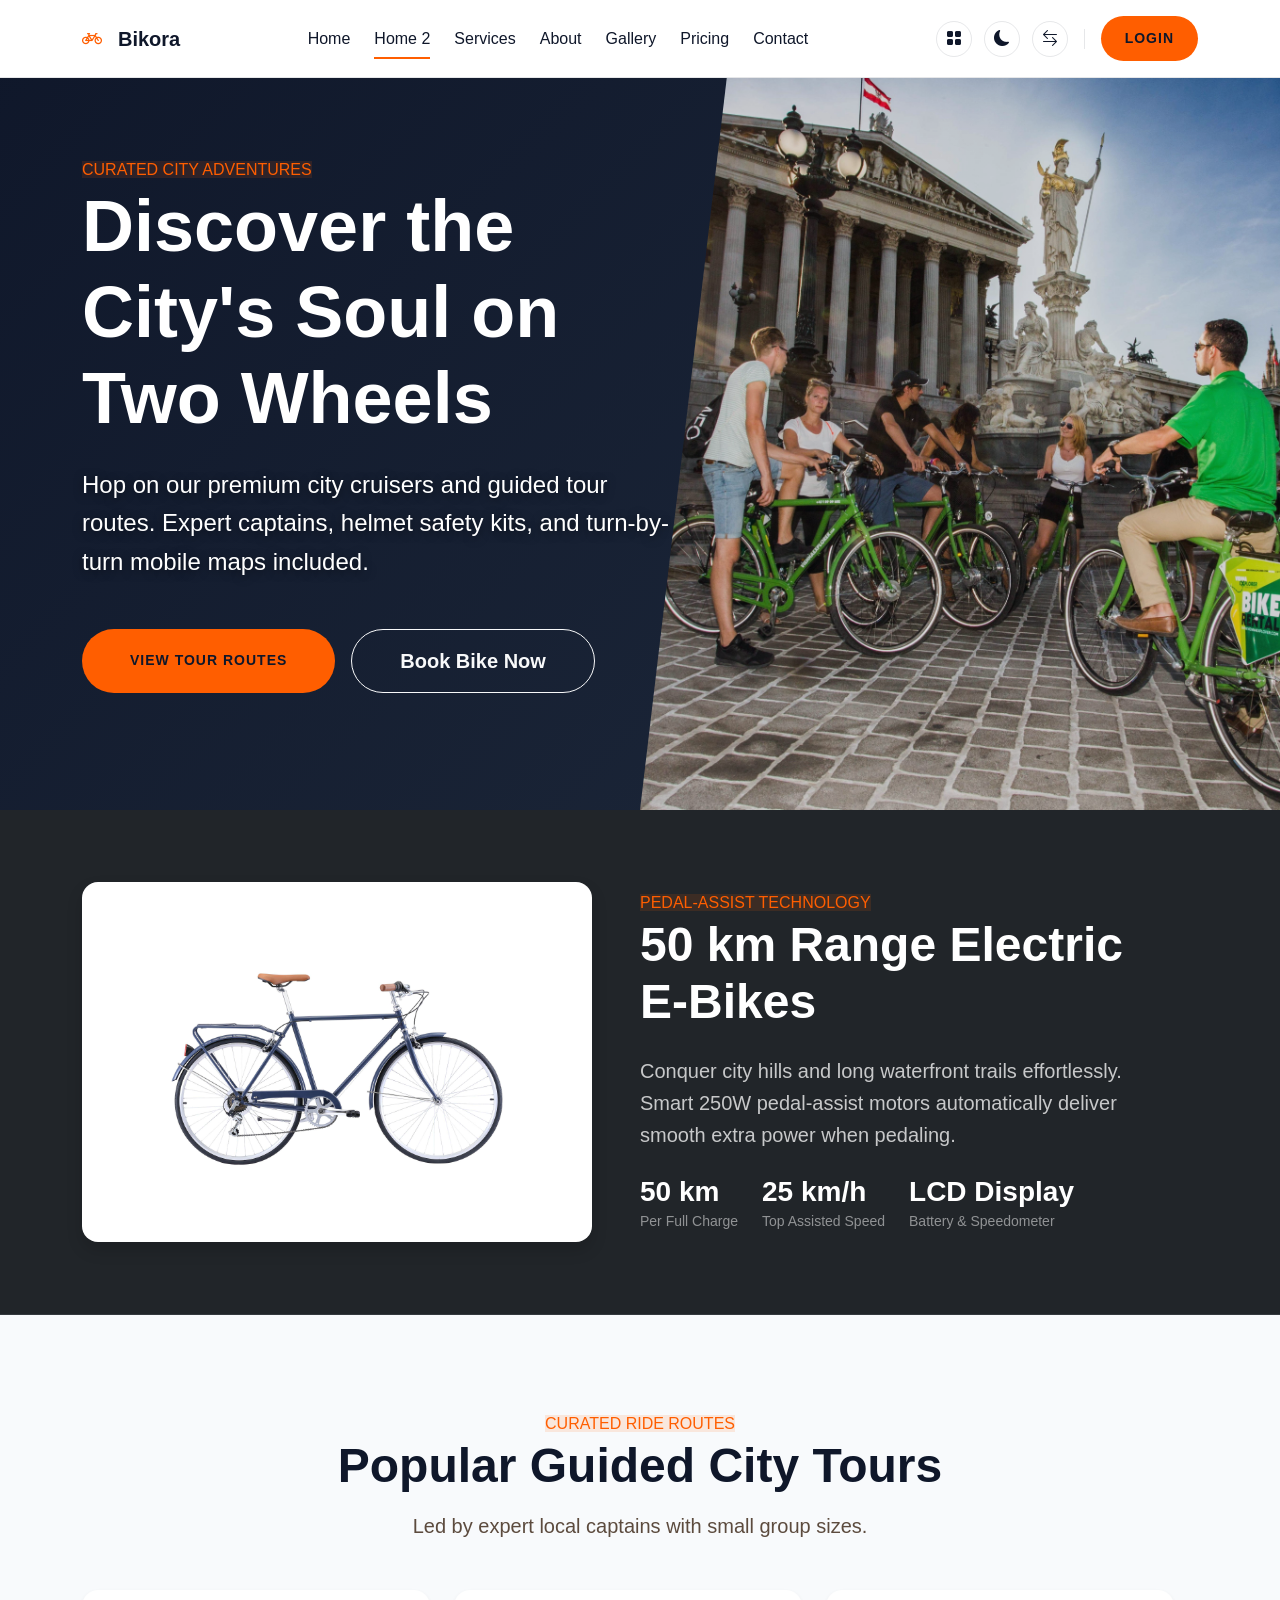
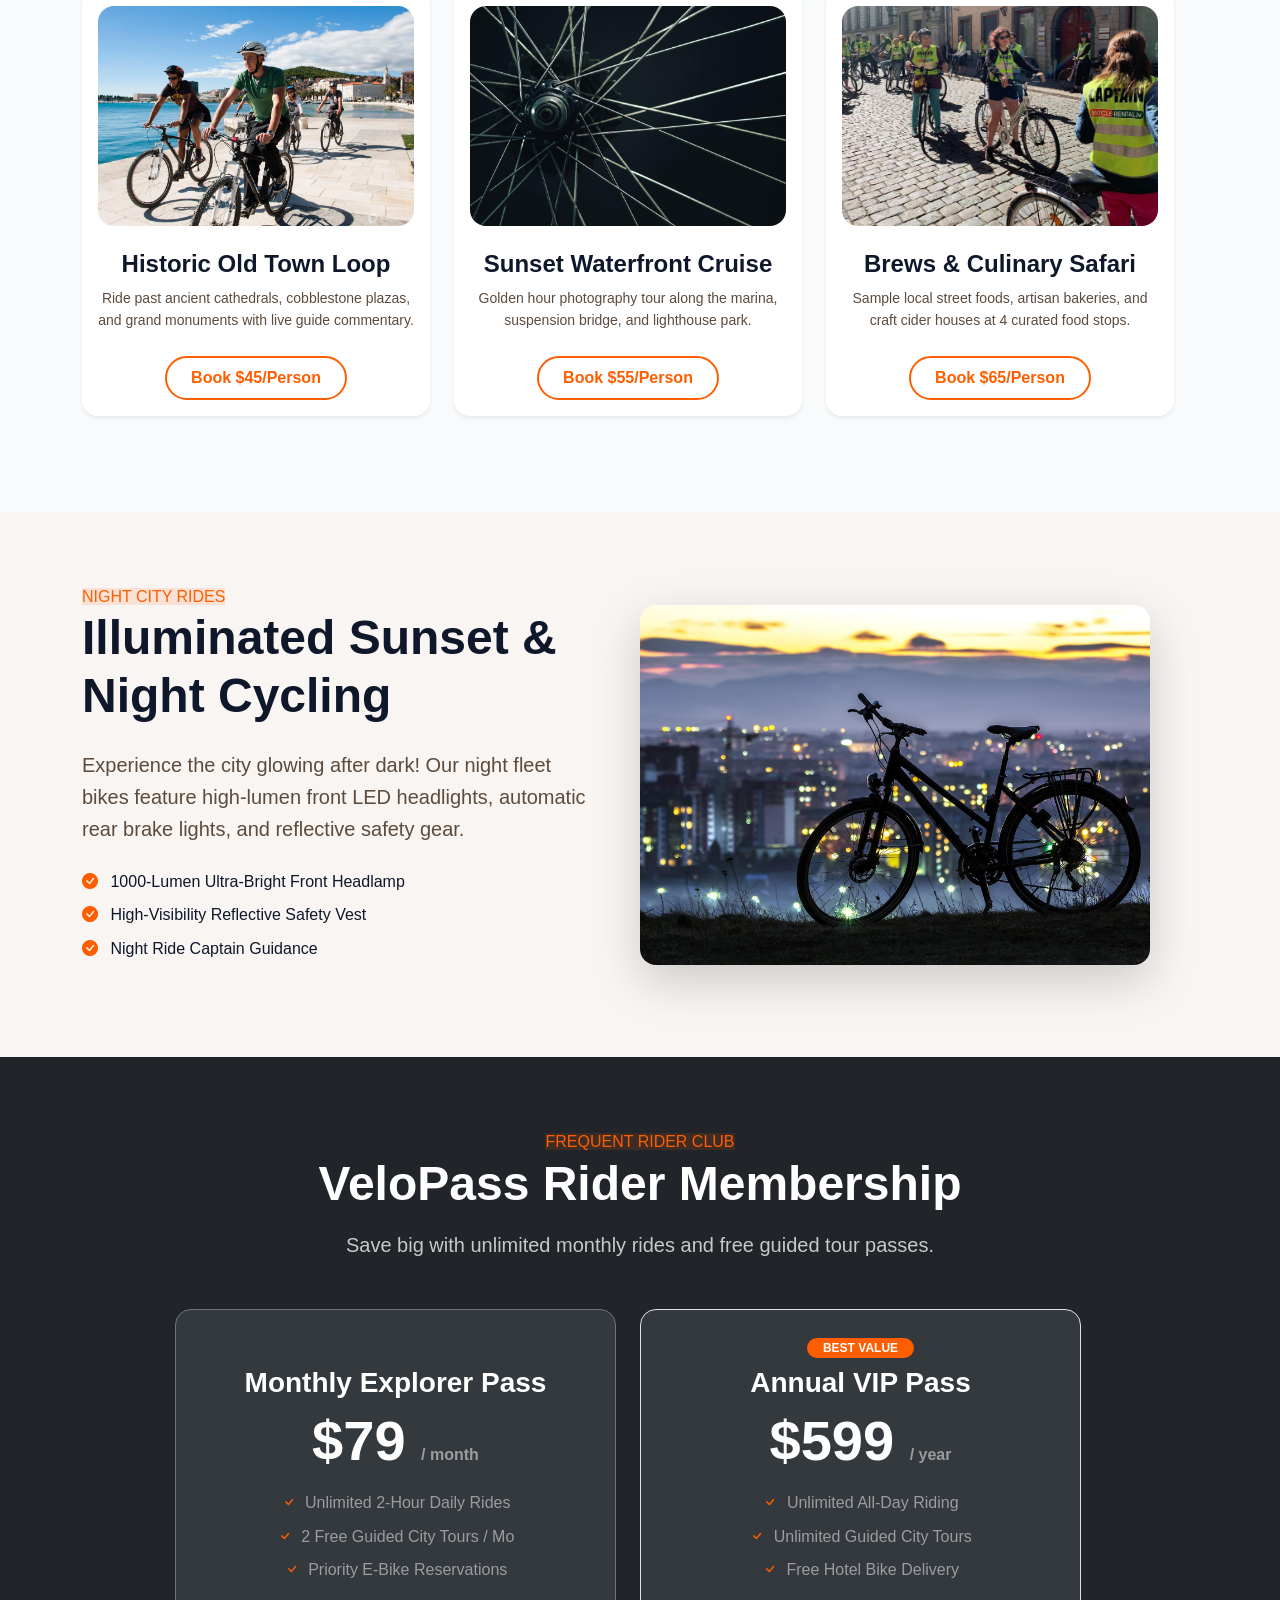
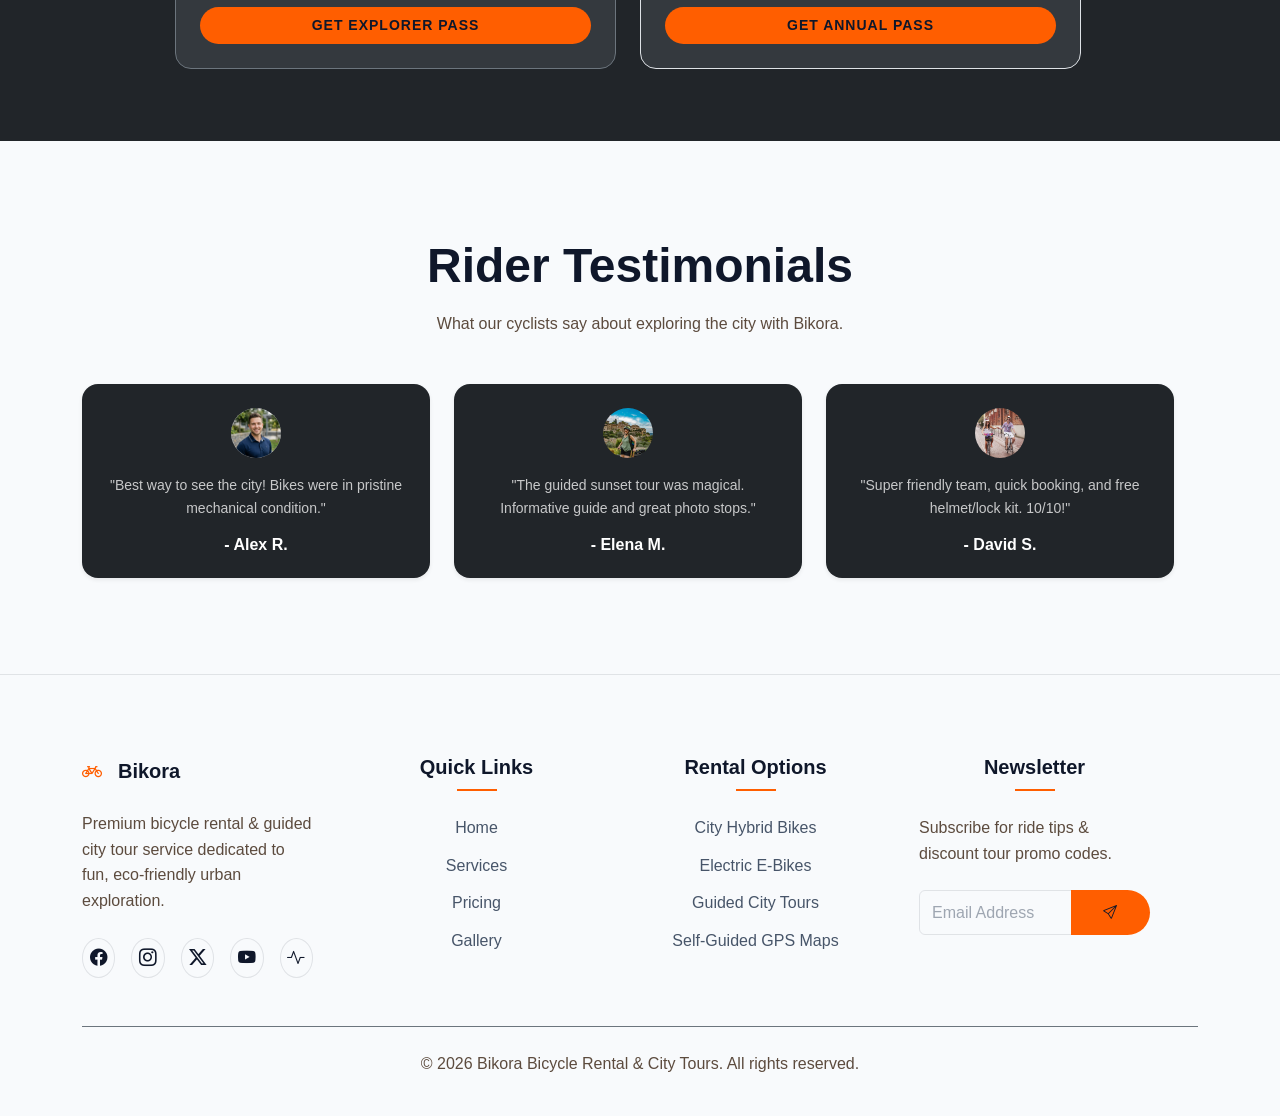
<file: home-2.html>
<!DOCTYPE html>
<html lang="en">
<head>
    <meta charset="UTF-8">
    <meta name="viewport" content="width=device-width, initial-scale=1.0">
    <title>Explore City Tours | Bikora Bicycle Rentals</title>
    <link rel="icon" type="image/svg+xml" href="assets/images/favicon.svg">
    <!-- Bootstrap 5 CDN -->
    <link href="https://cdn.jsdelivr.net/npm/bootstrap@5.3.0/dist/css/bootstrap.min.css" rel="stylesheet">
    <!-- Bootstrap Icons -->
    <link href="https://cdn.jsdelivr.net/npm/bootstrap-icons@1.11.0/font/bootstrap-icons.css" rel="stylesheet">
    <!-- Custom CSS -->
    <link rel="stylesheet" href="assets/css/style.css?v=7">
    <style>
        .hero-2 {
            min-height: 90vh;
            display: flex;
            align-items: center;
            position: relative;
            padding-top: 120px;
            padding-bottom: 80px;
            background: linear-gradient(135deg, #0f172a 0%, #1e293b 100%);
            color: white;
            overflow: hidden;
        }

        .hero-polygon-reveal {
            position: absolute;
            top: 0;
            right: 0;
            width: 50%;
            height: 100%;
            background: url('assets/images/City Tour Destinations — 10q.jpg');
            background-size: cover;
            background-position: center;
            clip-path: polygon(15% 0, 100% 0, 100% 100%, 0% 100%);
            opacity: 0.85;
        }

        @media (max-width: 991px) {
            .hero-polygon-reveal {
                width: 100%;
                opacity: 0.25;
                clip-path: none;
            }
        }

        /* RTL Mode Hero 2 Alignment Fix (Item 27) */
        [dir="rtl"] .hero-polygon-reveal {
            right: auto !important;
            left: 0 !important;
            clip-path: polygon(0 0, 85% 0, 100% 100%, 0 100%) !important;
        }

        @media (min-width: 992px) {
            [dir="rtl"] .hero-2 .row {
                justify-content: flex-end !important;
            }

            [dir="rtl"] .hero-2 .col-lg-7 {
                margin-left: auto !important;
                margin-right: 0 !important;
                text-align: right !important;
            }

            [dir="rtl"] .hero-2 .d-flex {
                justify-content: flex-start !important;
            }
        }
    </style>
    <style>
        /* Forced fix for hero section badge pill */
        .hero-1 .feature-badge-pill, 
        .hero-2 .feature-badge-pill, 
        .internal-hero .feature-badge-pill,
        .feature-badge-pill {
            color: #FF5E00 !important;
            background-color: rgba(255, 94, 0, 0.12) !important;
        }
        .bg-gold {
            background-color: var(--primary-gold) !important;
        }
    </style>
</head>
<body>

    <!-- Header -->
    <header>
        <div class="container header-container">
            <!-- Left: Brand -->
            <a href="index.html" class="brand-logo">
                <i class="bi bi-bicycle text-gold me-2"></i>
                Bikora
            </a>
            
            <!-- Center: Menus -->
            <nav class="nav-center">
                <a href="index.html" class="nav-link">Home</a>
                <a href="home-2.html" class="nav-link active">Home 2</a>
                <a href="services.html" class="nav-link">Services</a>
                <a href="about.html" class="nav-link">About</a>
                <a href="gallery.html" class="nav-link">Gallery</a>
                <a href="pricing.html" class="nav-link">Pricing</a>
                <a href="contact.html" class="nav-link">Contact</a>
            </nav>

            <!-- Right: Actions -->
            <div class="nav-right">
                <a href="dashboard.html" class="theme-toggle" title="Dashboard">
                    <i class="bi bi-grid-fill"></i>
                </a>
                <button class="theme-toggle" title="Toggle Theme">
                    <i class="bi bi-moon-fill"></i>
                </button>
                <button class="theme-toggle rtl-toggle-btn" title="RTL Toggle">
                    <i class="bi bi-arrow-left-right"></i>
                </button>
                <div class="nav-separator"></div>
                <a href="login.html" class="btn btn-primary btn-sm rounded-pill px-4">Login</a>
            </div>

            <button id="hamburger" class="hamburger">
                <i class="bi bi-list"></i>
            </button>
        </div>
    </header>

    <!-- Offcanvas Menu -->
    <div id="offcanvas-backdrop" class="offcanvas-backdrop"></div>
    <div id="offcanvas-menu" class="offcanvas-menu">
        <button id="offcanvas-close" class="offcanvas-close" aria-label="Close Menu">
            <i class="bi bi-x"></i>
        </button>
        <a href="index.html" class="brand-logo mb-5"><i class="bi bi-bicycle text-gold me-2"></i> Bikora</a>
        
        <div class="offcanvas-links mb-5">
            <a href="index.html" class="offcanvas-link">Home</a>
            <a href="home-2.html" class="offcanvas-link active">Home 2</a>
            <a href="services.html" class="offcanvas-link">Services</a>
            <a href="about.html" class="offcanvas-link">About</a>
            <a href="gallery.html" class="offcanvas-link">Gallery</a>
            <a href="pricing.html" class="offcanvas-link">Pricing</a>
            <a href="contact.html" class="offcanvas-link">Contact</a>
        </div>

        <div class="pt-4 border-top border-secondary border-opacity-10">
            <div class="d-flex align-items-center justify-content-between mb-4 flex-nowrap">
                <div class="d-flex gap-4 align-items-center flex-nowrap">
                    <a href="dashboard.html" class="theme-toggle p-2" title="Dashboard"><i class="bi bi-grid-fill"></i></a>
                    <button class="theme-toggle p-2" title="Toggle Theme"><i class="bi bi-moon-fill"></i></button>
                    <button class="theme-toggle p-2 rtl-toggle-btn" title="RTL Toggle"><i class="bi bi-arrow-left-right"></i></button>
                </div>
            </div>
            <a href="login.html" class="btn btn-primary w-100 rounded-pill py-3 fw-bold">Login</a>
        </div>
    </div>

    <!-- Hero 2 -->
    <section class="hero-2">
        <div class="hero-polygon-reveal"></div>
        <div class="container position-relative" style="z-index: 10;">
            <div class="row align-items-center">
                <div class="col-lg-7 text-center text-lg-start animate-on-scroll">
                    <span class="feature-badge-pill mb-3">CURATED CITY ADVENTURES</span>
                    <h1 class="display-2 fw-bold text-white mb-4">Discover the City's Soul on Two Wheels</h1>
                    <p class="fs-4 text-white mb-5" style="max-width: 600px; text-shadow: 0 2px 10px rgba(0,0,0,0.5);">Hop on our premium city cruisers and guided tour routes. Expert captains, helmet safety kits, and turn-by-turn mobile maps included.</p>
                    <div class="d-flex gap-3 justify-content-center justify-content-lg-start flex-wrap">
                        <a href="pricing.html" class="btn btn-primary btn-lg rounded-pill px-5 py-3 magnetic-btn fw-bold text-center d-inline-flex align-items-center justify-content-center">View Tour Routes</a>
                        <a href="dashboard.html" class="btn btn-outline-light btn-lg rounded-pill px-5 py-3 magnetic-btn fw-bold text-center d-inline-flex align-items-center justify-content-center">Book Bike Now</a>
                    </div>
                </div>
            </div>
        </div>
    </section>

    <!-- NEW SECTION 1 (HOME 2): E-BIKE POWER & BATTERY TECH -->
    <section class="py-5 bg-dark text-white border-bottom border-secondary border-opacity-25">
        <div class="container py-4">
            <div class="row align-items-center g-5">
                <div class="col-lg-6">
                    <img src="assets/images/qBicycle Fleet — 12.jpg" class="img-fluid rounded-4 shadow" alt="E-Bike Power" style="width: 100%; height: 360px; object-fit: contain; background: #ffffff; padding: 12px;">
                </div>
                <div class="col-lg-6">
                    <span class="feature-badge-pill mb-3">PEDAL-ASSIST TECHNOLOGY</span>
                    <h2 class="display-5 fw-bold mb-4">50 km Range Electric E-Bikes</h2>
                    <p class="fs-5 text-white-50 mb-4">Conquer city hills and long waterfront trails effortlessly. Smart 250W pedal-assist motors automatically deliver smooth extra power when pedaling.</p>
                    
                    <div class="d-flex gap-4">
                        <div>
                            <h3 class="fw-bold text-gold mb-0">50 km</h3>
                            <small class="text-white-50">Per Full Charge</small>
                        </div>
                        <div>
                            <h3 class="fw-bold text-cyan mb-0">25 km/h</h3>
                            <small class="text-white-50">Top Assisted Speed</small>
                        </div>
                        <div>
                            <h3 class="fw-bold text-warning mb-0">LCD Display</h3>
                            <small class="text-white-50">Battery & Speedometer</small>
                        </div>
                    </div>
                </div>
            </div>
        </div>
    </section>

    <!-- Featured Tours Grid -->
    <section class="py-5">
        <div class="container py-5">
            <div class="text-center mb-5 animate-on-scroll">
                <span class="feature-badge-pill mb-3">CURATED RIDE ROUTES</span>
                <h2 class="display-5 fw-bold mb-3">Popular Guided City Tours</h2>
                <p class="text-muted fs-5">Led by expert local captains with small group sizes.</p>
            </div>

            <div class="row g-4">
                <div class="col-md-4 animate-on-scroll">
                    <div class="card border-0 rounded-4 p-3 shadow-sm h-100 glass-card text-center">
                        <img src="assets/images/City Tour Destinations — 10l.jpg" class="rounded-4 mb-4" alt="Historic City Tour" style="height: 220px; width: 100%; object-fit: cover;">
                        <h4 class="fw-bold mb-2">Historic Old Town Loop</h4>
                        <p class="text-muted small mb-4">Ride past ancient cathedrals, cobblestone plazas, and grand monuments with live guide commentary.</p>
                        <a href="pricing.html" class="btn btn-outline-primary rounded-pill px-4 py-2 mt-auto align-self-center">Book $45/Person</a>
                    </div>
                </div>

                <div class="col-md-4 animate-on-scroll" style="transition-delay: 0.15s;">
                    <div class="card border-0 rounded-4 p-3 shadow-sm h-100 glass-card text-center">
                        <img src="assets/images/Cycling Gallery — 20.jpg" class="rounded-4 mb-4" alt="Sunset Harbor Ride" style="height: 220px; width: 100%; object-fit: cover;">
                        <h4 class="fw-bold mb-2">Sunset Waterfront Cruise</h4>
                        <p class="text-muted small mb-4">Golden hour photography tour along the marina, suspension bridge, and lighthouse park.</p>
                        <a href="pricing.html" class="btn btn-outline-primary rounded-pill px-4 py-2 mt-auto align-self-center">Book $55/Person</a>
                    </div>
                </div>

                <div class="col-md-4 animate-on-scroll" style="transition-delay: 0.3s;">
                    <div class="card border-0 rounded-4 p-3 shadow-sm h-100 glass-card text-center">
                        <img src="assets/images/Tour Guides — 1.jpg" class="rounded-4 mb-4" alt="Brews & Foodie Safari" style="height: 220px; width: 100%; object-fit: cover;">
                        <h4 class="fw-bold mb-2">Brews & Culinary Safari</h4>
                        <p class="text-muted small mb-4">Sample local street foods, artisan bakeries, and craft cider houses at 4 curated food stops.</p>
                        <a href="pricing.html" class="btn btn-outline-primary rounded-pill px-4 py-2 mt-auto align-self-center">Book $65/Person</a>
                    </div>
                </div>
            </div>
        </div>
    </section>

    <!-- NEW SECTION 2 (HOME 2): SUNSET & NIGHT CYCLING EXCURSIONS -->
    <section class="py-5 section-theme-alt">
        <div class="container py-4">
            <div class="row align-items-center g-5">
                <div class="col-lg-6 text-center text-lg-start">
                    <span class="feature-badge-pill mb-3">NIGHT CITY RIDES</span>
                    <h2 class="display-5 fw-bold mb-4">Illuminated Sunset & Night Cycling</h2>
                    <p class="fs-5 text-muted mb-4">Experience the city glowing after dark! Our night fleet bikes feature high-lumen front LED headlights, automatic rear brake lights, and reflective safety gear.</p>
                    <ul class="list-unstyled text-start d-inline-block">
                        <li class="mb-2"><i class="bi bi-check-circle-fill text-gold me-2"></i> 1000-Lumen Ultra-Bright Front Headlamp</li>
                        <li class="mb-2"><i class="bi bi-check-circle-fill text-gold me-2"></i> High-Visibility Reflective Safety Vest</li>
                        <li class="mb-2"><i class="bi bi-check-circle-fill text-gold me-2"></i> Night Ride Captain Guidance</li>
                    </ul>
                </div>
                <div class="col-lg-6">
                    <img src="assets/images/Cycling Gallery — 20q.jpg" class="img-fluid rounded-4 shadow-lg" alt="Night Cycling" style="width: 100%; height: 360px; object-fit: cover;">
                </div>
            </div>
        </div>
    </section>

    <!-- NEW SECTION 3 (HOME 2): FREQUENT RIDER MEMBERSHIP REWARDS -->
    <section class="py-5 bg-dark text-white">
        <div class="container py-4">
            <div class="text-center mb-5">
                <span class="feature-badge-pill mb-3">FREQUENT RIDER CLUB</span>
                <h2 class="display-5 fw-bold mb-3">VeloPass Rider Membership</h2>
                <p class="text-white-50 fs-5 mx-auto" style="max-width: 650px;">Save big with unlimited monthly rides and free guided tour passes.</p>
            </div>

            <div class="row g-4 justify-content-center align-items-stretch">
                <div class="col-md-5">
                    <div class="p-4 rounded-4 bg-secondary bg-opacity-25 border border-secondary text-center h-100 d-flex flex-column justify-content-between">
                        <div>
                            <span class="badge bg-transparent text-transparent rounded-pill px-3 py-1 mb-2 select-none" style="visibility: hidden;">RECOMMENDED</span>
                            <h3 class="fw-bold text-gold mb-2">Monthly Explorer Pass</h3>
                            <h2 class="display-4 fw-bold text-white mb-3">$79 <span class="fs-6 text-white-50">/ month</span></h2>
                            <ul class="list-unstyled text-white-50 mb-4">
                                <li class="mb-2"><i class="bi bi-check text-gold me-1"></i> Unlimited 2-Hour Daily Rides</li>
                                <li class="mb-2"><i class="bi bi-check text-gold me-1"></i> 2 Free Guided City Tours / Mo</li>
                                <li class="mb-2"><i class="bi bi-check text-gold me-1"></i> Priority E-Bike Reservations</li>
                            </ul>
                        </div>
                        <a href="dashboard.html" class="btn btn-primary rounded-pill px-5 py-2 fw-bold mt-auto">Get Explorer Pass</a>
                    </div>
                </div>

                <div class="col-md-5">
                    <div class="p-4 rounded-4 bg-secondary bg-opacity-25 border border-gold text-center h-100 d-flex flex-column justify-content-between">
                        <div>
                            <span class="badge bg-gold text-white rounded-pill px-3 py-1 mb-2">BEST VALUE</span>
                            <h3 class="fw-bold text-gold mb-2">Annual VIP Pass</h3>
                            <h2 class="display-4 fw-bold text-white mb-3">$599 <span class="fs-6 text-white-50">/ year</span></h2>
                            <ul class="list-unstyled text-white-50 mb-4">
                                <li class="mb-2"><i class="bi bi-check text-gold me-1"></i> Unlimited All-Day Riding</li>
                                <li class="mb-2"><i class="bi bi-check text-gold me-1"></i> Unlimited Guided City Tours</li>
                                <li class="mb-2"><i class="bi bi-check text-gold me-1"></i> Free Hotel Bike Delivery</li>
                            </ul>
                        </div>
                        <a href="dashboard.html" class="btn btn-primary rounded-pill px-5 py-2 fw-bold mt-auto">Get Annual Pass</a>
                    </div>
                </div>
            </div>
        </div>
    </section>

    <!-- Rider Reviews -->
    <section class="py-5">
        <div class="container py-5">
            <div class="text-center mb-5">
                <h3 class="fw-bold display-5">Rider Testimonials</h3>
                <p class="text-muted">What our cyclists say about exploring the city with Bikora.</p>
            </div>

            <div class="row g-4 align-items-stretch">
                <div class="col-md-4">
                    <div class="p-4 rounded-4 bg-dark text-white h-100 shadow-sm text-center d-flex flex-column align-items-center justify-content-between">
                        <div>
                            <div class="mb-3">
                                <img src="assets/images/alex_profile_1775279529013.png" class="rounded-circle mx-auto d-block" alt="Rider" style="width: 50px; height: 50px; object-fit: cover;">
                            </div>
                            <p class="text-white-50 small mb-3">"Best way to see the city! Bikes were in pristine mechanical condition."</p>
                        </div>
                        <h6 class="fw-bold mb-0 text-gold">- Alex R.</h6>
                    </div>
                </div>

                <div class="col-md-4">
                    <div class="p-4 rounded-4 bg-dark text-white h-100 shadow-sm text-center d-flex flex-column align-items-center justify-content-between">
                        <div>
                            <div class="mb-3">
                                <img src="assets/images/Testimonials — 6.jpg" class="rounded-circle mx-auto d-block" alt="Rider" style="width: 50px; height: 50px; object-fit: cover;">
                            </div>
                            <p class="text-white-50 small mb-3">"The guided sunset tour was magical. Informative guide and great photo stops."</p>
                        </div>
                        <h6 class="fw-bold mb-0 text-gold">- Elena M.</h6>
                    </div>
                </div>

                <div class="col-md-4">
                    <div class="p-4 rounded-4 bg-dark text-white h-100 shadow-sm text-center d-flex flex-column align-items-center justify-content-between">
                        <div>
                            <div class="mb-3">
                                <img src="assets/images/Customers — 10.jpg" class="rounded-circle mx-auto d-block" alt="Rider" style="width: 50px; height: 50px; object-fit: cover;">
                            </div>
                            <p class="text-white-50 small mb-3">"Super friendly team, quick booking, and free helmet/lock kit. 10/10!"</p>
                        </div>
                        <h6 class="fw-bold mb-0 text-gold">- David S.</h6>
                    </div>
                </div>
            </div>
        </div>
    </section>

    <!-- Footer -->
    <footer>
        <div class="container">
            <div class="row g-5">
                <div class="col-lg-3 col-md-6 text-center text-lg-start">
                    <a href="index.html" class="brand-logo mb-4 text-white justify-content-center justify-content-lg-start">
                        <i class="bi bi-bicycle text-gold me-2"></i> Bikora
                    </a>
                    <p class="text-muted">Premium bicycle rental & guided city tour service dedicated to fun, eco-friendly urban exploration.</p>
                    <div class="d-flex gap-3 mt-4 justify-content-center justify-content-lg-start">
                        <a href="#" class="footer-social-link" title="Facebook"><i class="bi bi-facebook"></i></a>
                        <a href="#" class="footer-social-link" title="Instagram"><i class="bi bi-instagram"></i></a>
                        <a href="#" class="footer-social-link" title="Twitter X"><i class="bi bi-twitter-x"></i></a>
                        <a href="#" class="footer-social-link" title="YouTube"><i class="bi bi-youtube"></i></a>
                        <a href="#" class="footer-social-link" title="Strava Club"><i class="bi bi-activity"></i></a>
                    </div>
                </div>
                <div class="col-lg-3 col-md-6 text-center">
                    <h5 class="footer-title">Quick Links</h5>
                    <ul class="footer-links">
                        <li><a href="index.html" class="footer-link">Home</a></li>
                        <li><a href="services.html" class="footer-link">Services</a></li>
                        <li><a href="pricing.html" class="footer-link">Pricing</a></li>
                        <li><a href="gallery.html" class="footer-link">Gallery</a></li>
                    </ul>
                </div>
                <div class="col-lg-3 col-md-6 text-center">
                    <h5 class="footer-title">Rental Options</h5>
                    <ul class="footer-links">
                        <li><a href="services.html" class="footer-link">City Hybrid Bikes</a></li>
                        <li><a href="services.html" class="footer-link">Electric E-Bikes</a></li>
                        <li><a href="services.html" class="footer-link">Guided City Tours</a></li>
                        <li><a href="services.html" class="footer-link">Self-Guided GPS Maps</a></li>
                    </ul>
                </div>
                <div class="col-lg-3 col-md-6">
                    <h5 class="footer-title">Newsletter</h5>
                    <p class="text-muted">Subscribe for ride tips & discount tour promo codes.</p>
                    <div class="input-group mt-4">
                        <input type="text" class="form-control bg-transparent border-secondary text-white" placeholder="Email Address">
                        <button class="btn btn-primary"><i class="bi bi-send"></i></button>
                    </div>
                </div>
            </div>
            <div class="border-top border-secondary mt-5 pt-4 text-center">
                <p class="text-muted mb-0">© 2026 Bikora Bicycle Rental & City Tours. All rights reserved.</p>
            </div>
        </div>
    </footer>

    <!-- Back to top -->
    <div id="back-to-top" class="back-to-top">
        <i class="bi bi-bicycle"></i>
    </div>

    <!-- Scripts -->
    <script src="https://cdn.jsdelivr.net/npm/bootstrap@5.3.0/dist/js/bootstrap.bundle.min.js"></script>
    <script src="assets/js/main.js"></script>
</body>
</html>
</file>
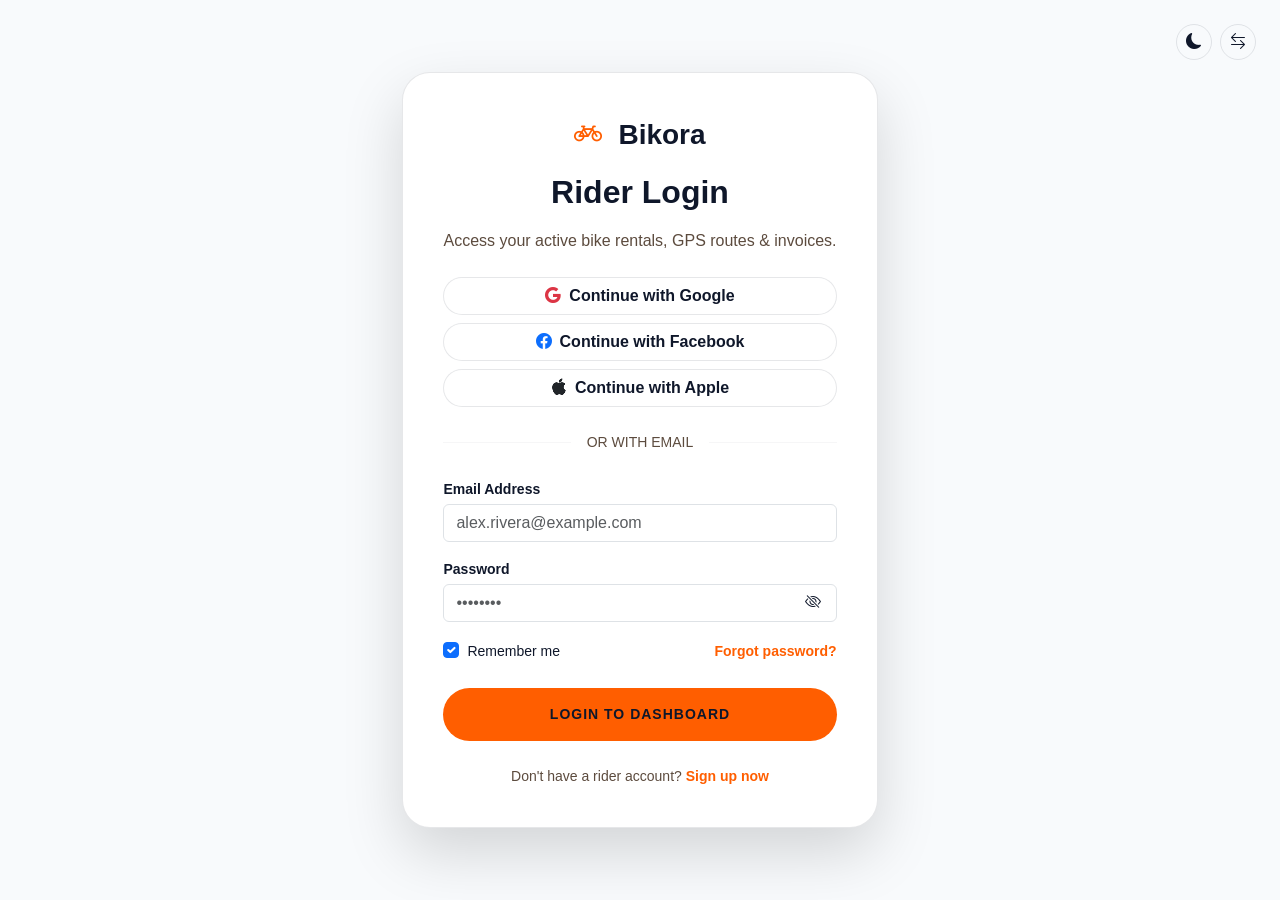
<file: login.html>
<!DOCTYPE html>
<html lang="en">
<head>
    <meta charset="UTF-8">
    <meta name="viewport" content="width=device-width, initial-scale=1.0">
    <title>Rider Login | Bikora Bicycle Rental</title>
    <link rel="icon" type="image/svg+xml" href="assets/images/favicon.svg">
    <!-- Bootstrap 5 CDN -->
    <link href="https://cdn.jsdelivr.net/npm/bootstrap@5.3.0/dist/css/bootstrap.min.css" rel="stylesheet">
    <!-- Bootstrap Icons -->
    <link href="https://cdn.jsdelivr.net/npm/bootstrap-icons@1.11.0/font/bootstrap-icons.css" rel="stylesheet">
    <!-- Custom CSS -->
    <link rel="stylesheet" href="assets/css/style.css?v=6">
    <script>
        (function () {
            const savedTheme = localStorage.getItem('theme') || 'light';
            document.documentElement.setAttribute('data-theme', savedTheme);
            const savedRTL = localStorage.getItem('rtl') === 'true';
            if (savedRTL) document.documentElement.setAttribute('dir', 'rtl');
        })();
    </script>
    <style>
        body {
            min-height: 100vh;
            display: flex;
            align-items: center;
            justify-content: center;
            background-color: var(--bg-color);
            color: var(--text-color);
            transition: var(--transition-smooth);
        }
        .auth-card {
            background-color: var(--card-bg);
            border-radius: 28px;
            padding: 40px;
            width: 100%;
            max-width: 480px;
            box-shadow: 0 25px 60px rgba(0,0,0,0.15);
            border: 1px solid var(--border-color);
        }
        .social-btn {
            border: 1px solid var(--border-color);
            background: rgba(255, 255, 255, 0.05);
            color: var(--text-color);
            transition: var(--transition-base);
        }
        .social-btn:hover {
            border-color: var(--primary-gold);
            background: rgba(255, 94, 0, 0.1);
            color: var(--primary-gold);
        }
    </style>
</head>
<body>

    <div class="auth-toggles d-flex gap-2 position-fixed top-0 end-0 p-4" style="z-index: 100;">
        <button class="theme-toggle" title="Toggle Theme"><i class="bi bi-moon-fill"></i></button>
        <button class="theme-toggle rtl-toggle-btn" title="RTL Switch"><i class="bi bi-arrow-left-right"></i></button>
    </div>

    <div class="auth-container p-3">
        <div class="auth-card mx-auto">
            <div class="text-center mb-4">
                <a href="index.html" class="brand-logo justify-content-center mb-3 fs-3">
                    <i class="bi bi-bicycle text-gold me-2"></i> Bikora
                </a>
                <h2 class="fw-bold">Rider Login</h2>
                <p class="text-muted">Access your active bike rentals, GPS routes & invoices.</p>
            </div>

            <!-- Social Login Buttons -->
            <div class="d-flex flex-column gap-2 mb-4">
                <button type="button" onclick="window.location.href='dashboard.html'" class="btn social-btn rounded-pill w-100 d-flex align-items-center justify-content-center gap-2 fw-bold">
                    <i class="bi bi-google text-danger"></i> Continue with Google
                </button>
                <button type="button" onclick="window.location.href='dashboard.html'" class="btn social-btn rounded-pill w-100 d-flex align-items-center justify-content-center gap-2 fw-bold">
                    <i class="bi bi-facebook text-primary"></i> Continue with Facebook
                </button>
                <button type="button" onclick="window.location.href='dashboard.html'" class="btn social-btn rounded-pill w-100 d-flex align-items-center justify-content-center gap-2 fw-bold">
                    <i class="bi bi-apple text-dark"></i> Continue with Apple
                </button>
            </div>

            <div class="d-flex align-items-center my-4">
                <hr class="flex-grow-1 border-secondary border-opacity-25 my-0">
                <span class="px-3 text-muted small text-uppercase">Or with email</span>
                <hr class="flex-grow-1 border-secondary border-opacity-25 my-0">
            </div>

            <form onsubmit="event.preventDefault(); window.location.href = 'dashboard.html';">
                <div class="mb-3 text-start">
                    <label class="form-label fw-bold small d-block mb-1">Email Address</label>
                    <input type="email" class="form-control bg-transparent py-2.5" placeholder="alex.rivera@example.com" required>
                </div>
                <div class="mb-3 password-group text-start">
                    <label class="form-label fw-bold small d-block mb-1">Password</label>
                    <div class="password-input-wrap position-relative">
                        <input type="password" class="form-control bg-transparent py-2.5 pe-5" placeholder="••••••••" required>
                        <i class="bi bi-eye-slash password-toggle-icon position-absolute top-50 end-0 translate-middle-y pe-3" style="cursor: pointer; z-index: 10;" onclick="togglePasswordVisibility(this)" title="Toggle Password Visibility"></i>
                    </div>
                </div>
                <div class="d-flex justify-content-between align-items-center mb-4">
                    <div class="form-check mb-0">
                        <input class="form-check-input" type="checkbox" id="remember" checked>
                        <label class="form-check-label small" for="remember">Remember me</label>
                    </div>
                    <a href="#" class="text-gold text-decoration-none small fw-bold">Forgot password?</a>
                </div>
                <button type="submit" class="btn btn-primary btn-lg rounded-pill w-100 py-3 fw-bold mb-4 magnetic-btn">Login to Dashboard</button>
            </form>

            <div class="text-center w-100">
                <p class="text-muted mb-0 small text-center">Don't have a rider account? <a href="register.html" class="text-gold fw-bold text-decoration-none">Sign up now</a></p>
            </div>
        </div>
    </div>

    <script src="assets/js/main.js"></script>
</body>
</html>
</file>
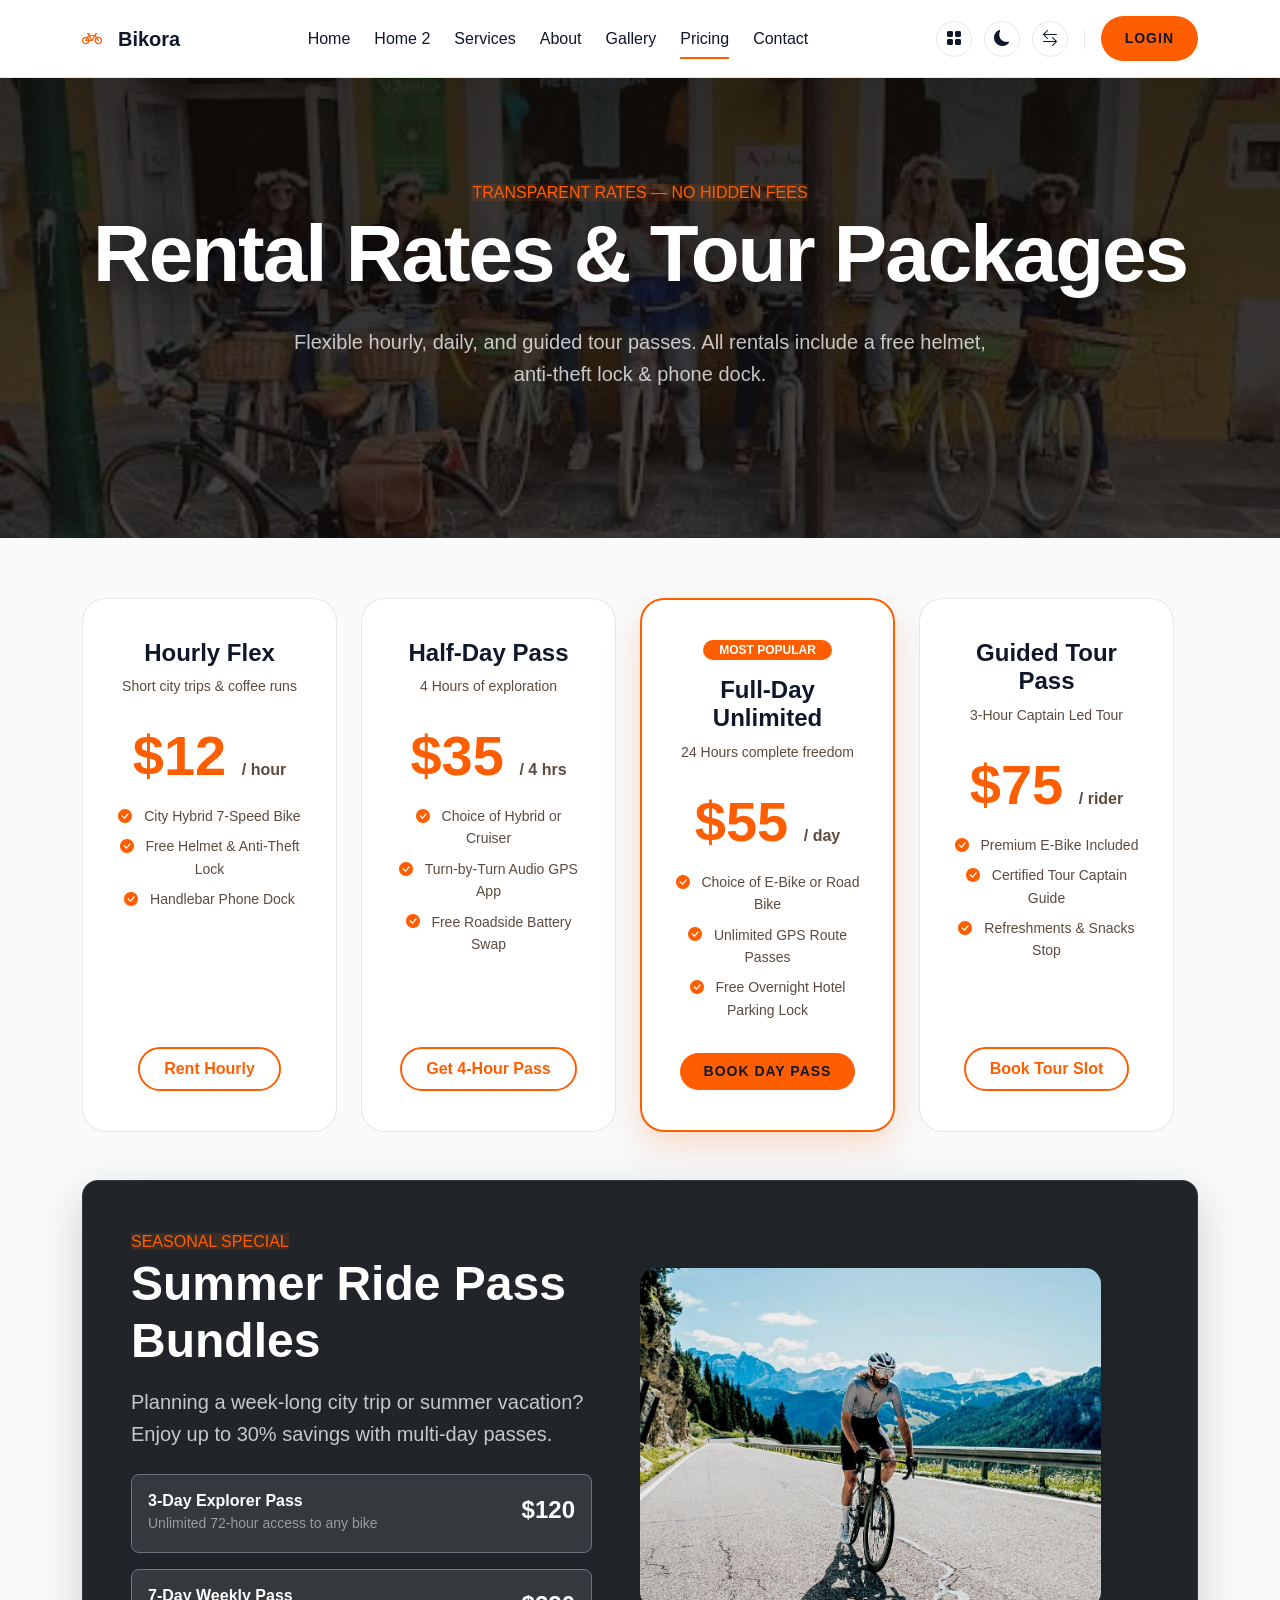
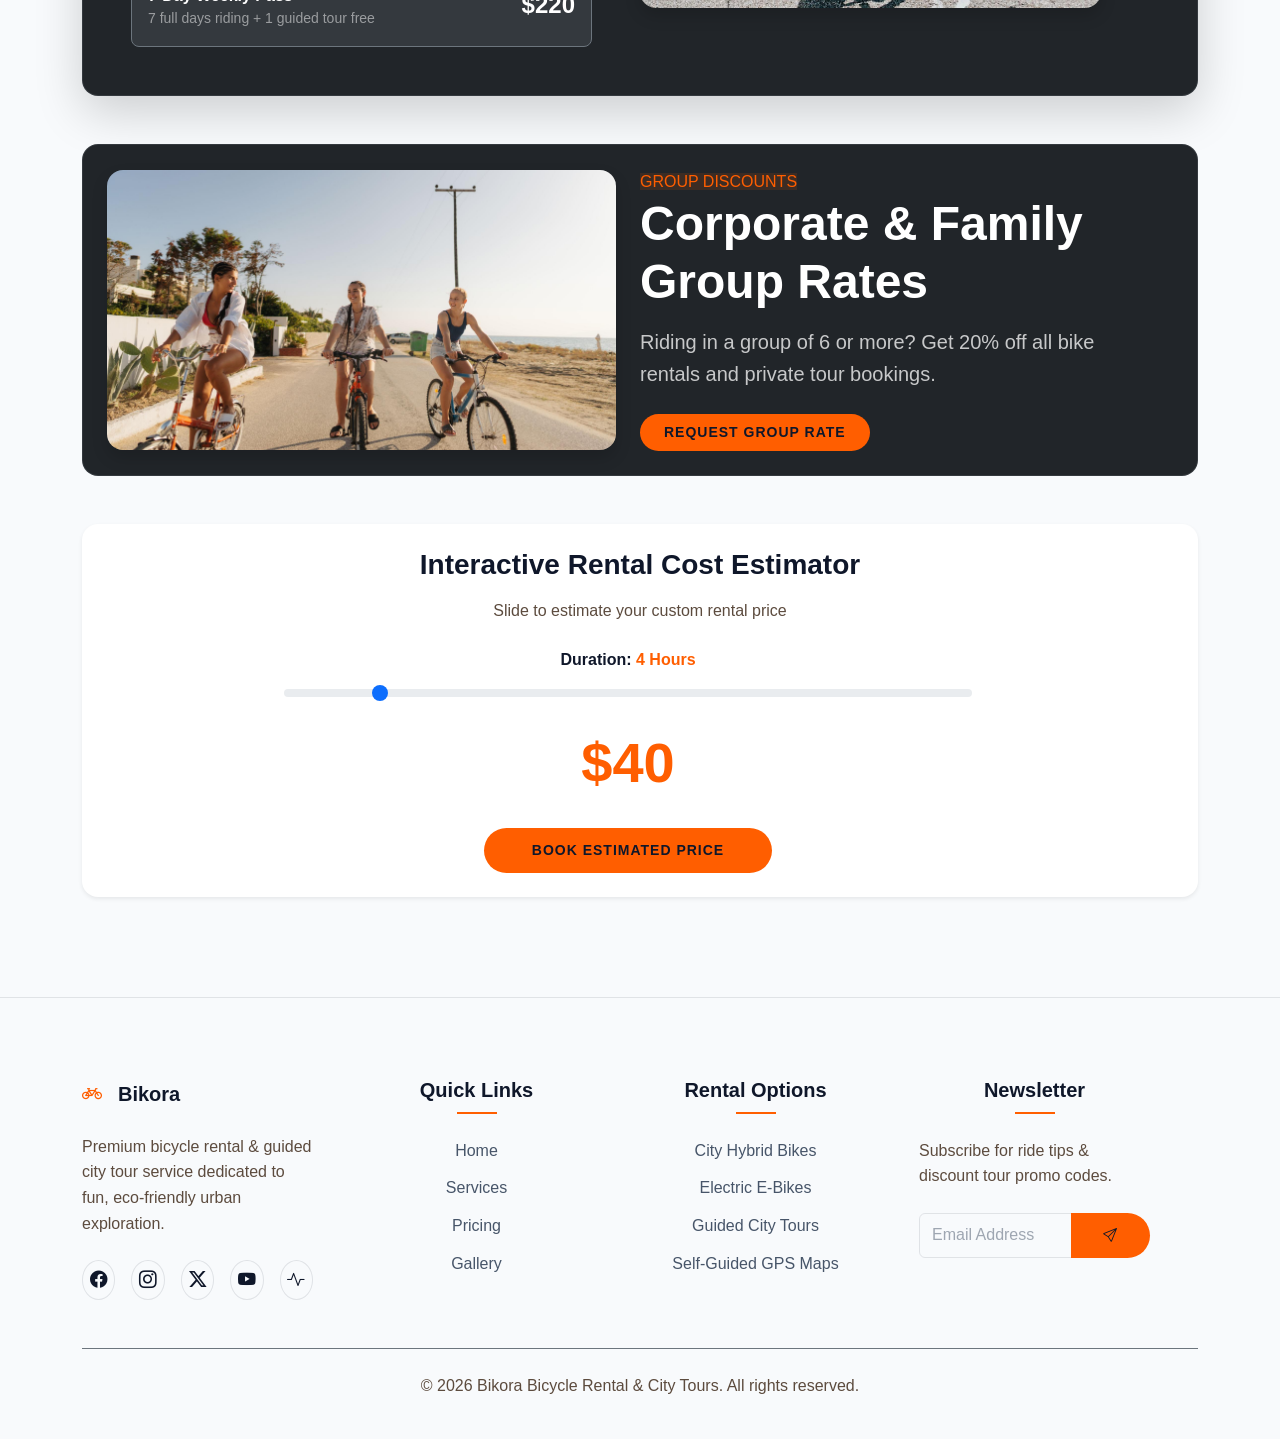
<file: pricing.html>
<!DOCTYPE html>
<html lang="en">
<head>
    <meta charset="UTF-8">
    <meta name="viewport" content="width=device-width, initial-scale=1.0">
    <title>Pricing & Packages | Bikora Bicycle Rental & City Tours</title>
    <link rel="icon" type="image/svg+xml" href="assets/images/favicon.svg">
    <!-- Bootstrap 5 CDN -->
    <link href="https://cdn.jsdelivr.net/npm/bootstrap@5.3.0/dist/css/bootstrap.min.css" rel="stylesheet">
    <!-- Bootstrap Icons -->
    <link href="https://cdn.jsdelivr.net/npm/bootstrap-icons@1.11.0/font/bootstrap-icons.css" rel="stylesheet">
    <!-- Custom CSS -->
    <link rel="stylesheet" href="assets/css/style.css?v=6">
    <style>
        .pricing-page { padding-top: 60px; padding-bottom: 100px; }
        .pricing-card {
            background-color: var(--card-bg);
            border: 1px solid var(--border-color);
            border-radius: 24px;
            padding: 40px 30px;
            transition: var(--transition-smooth);
            position: relative;
        }
        .pricing-card:hover {
            transform: translateY(-8px);
            border-color: var(--primary-gold);
            box-shadow: 0 20px 40px rgba(255,94,0,0.15);
        }
        .pricing-card.featured {
            border: 2px solid var(--primary-gold);
            box-shadow: 0 15px 35px rgba(255,94,0,0.2);
        }
    </style>
    <style>
        /* Forced fix for hero section badge pill */
        .hero-1 .feature-badge-pill, 
        .hero-2 .feature-badge-pill, 
        .internal-hero .feature-badge-pill,
        .feature-badge-pill {
            color: #FF5E00 !important;
            background-color: rgba(255, 94, 0, 0.12) !important;
        }
    </style>
</head>
<body>

    <!-- Header -->
    <header>
        <div class="container header-container">
            <!-- Left: Brand -->
            <a href="index.html" class="brand-logo">
                <i class="bi bi-bicycle text-gold me-2"></i>
                Bikora
            </a>
            
            <!-- Center: Menus -->
            <nav class="nav-center">
                <a href="index.html" class="nav-link">Home</a>
                <a href="home-2.html" class="nav-link">Home 2</a>
                <a href="services.html" class="nav-link">Services</a>
                <a href="about.html" class="nav-link">About</a>
                <a href="gallery.html" class="nav-link">Gallery</a>
                <a href="pricing.html" class="nav-link active">Pricing</a>
                <a href="contact.html" class="nav-link">Contact</a>
            </nav>

            <!-- Right: Actions -->
            <div class="nav-right">
                <a href="dashboard.html" class="theme-toggle" title="Dashboard">
                    <i class="bi bi-grid-fill"></i>
                </a>
                <button class="theme-toggle" title="Toggle Theme">
                    <i class="bi bi-moon-fill"></i>
                </button>
                <button class="theme-toggle rtl-toggle-btn" title="RTL Toggle">
                    <i class="bi bi-arrow-left-right"></i>
                </button>
                <div class="nav-separator"></div>
                <a href="login.html" class="btn btn-primary btn-sm rounded-pill px-4">Login</a>
            </div>

            <button id="hamburger" class="hamburger">
                <i class="bi bi-list"></i>
            </button>
        </div>
    </header>

    <!-- Offcanvas Menu -->
    <div id="offcanvas-backdrop" class="offcanvas-backdrop"></div>
    <div id="offcanvas-menu" class="offcanvas-menu">
        <button id="offcanvas-close" class="offcanvas-close" aria-label="Close Menu">
            <i class="bi bi-x"></i>
        </button>
        <a href="index.html" class="brand-logo mb-5"><i class="bi bi-bicycle text-gold me-2"></i> Bikora</a>
        
        <div class="offcanvas-links mb-5">
            <a href="index.html" class="offcanvas-link">Home</a>
            <a href="home-2.html" class="offcanvas-link">Home 2</a>
            <a href="services.html" class="offcanvas-link">Services</a>
            <a href="about.html" class="offcanvas-link">About</a>
            <a href="gallery.html" class="offcanvas-link">Gallery</a>
            <a href="pricing.html" class="offcanvas-link active">Pricing</a>
            <a href="contact.html" class="offcanvas-link">Contact</a>
        </div>

        <div class="pt-4 border-top border-secondary border-opacity-10">
            <div class="d-flex align-items-center justify-content-between mb-4 flex-nowrap">
                <div class="d-flex gap-4 align-items-center flex-nowrap">
                    <a href="dashboard.html" class="theme-toggle p-2" title="Dashboard"><i class="bi bi-grid-fill"></i></a>
                    <button class="theme-toggle p-2" title="Toggle Theme"><i class="bi bi-moon-fill"></i></button>
                    <button class="theme-toggle p-2 rtl-toggle-btn" title="RTL Toggle"><i class="bi bi-arrow-left-right"></i></button>
                </div>
            </div>
            <a href="login.html" class="btn btn-primary w-100 rounded-pill py-3 fw-bold">Login</a>
        </div>
    </div>

    <!-- Header -->
    <section class="internal-hero" style="background-image: url('assets/images/Bicycle Fleet — 12e.jpg');">
        <div class="container">
            <div class="text-center animate-on-scroll">
                <span class="feature-badge-pill mb-3">TRANSPARENT RATES — NO HIDDEN FEES</span>
                <h1 class="display-1 text-white fw-bold mb-4">Rental Rates & Tour Packages</h1>
                <p class="mx-auto fs-5 text-white-50 mb-5" style="max-width: 700px;">Flexible hourly, daily, and guided tour passes. All rentals include a free helmet, anti-theft lock & phone dock.</p>
            </div>
        </div>
    </section>

    <!-- Pricing Content -->
    <section class="pricing-page">
        <div class="container">
            <div class="row g-4 mb-5">
                <!-- Hourly Flex -->
                <div class="col-xl-3 col-md-6 animate-on-scroll">
                    <div class="pricing-card text-center h-100 d-flex flex-column">
                        <h4 class="fw-bold mb-2">Hourly Flex</h4>
                        <p class="text-muted small mb-4">Short city trips & coffee runs</p>
                        <h2 class="display-4 fw-bold text-gold mb-3">$12 <span class="fs-6 text-muted">/ hour</span></h2>
                        <ul class="list-unstyled text-center mb-4 small text-muted">
                            <li class="mb-2"><i class="bi bi-check-circle-fill text-gold me-2"></i> City Hybrid 7-Speed Bike</li>
                            <li class="mb-2"><i class="bi bi-check-circle-fill text-gold me-2"></i> Free Helmet & Anti-Theft Lock</li>
                            <li class="mb-2"><i class="bi bi-check-circle-fill text-gold me-2"></i> Handlebar Phone Dock</li>
                        </ul>
                        <a href="dashboard.html" class="btn btn-outline-primary rounded-pill px-4 py-2 mt-auto align-self-center">Rent Hourly</a>
                    </div>
                </div>

                <!-- Half-Day Pass -->
                <div class="col-xl-3 col-md-6 animate-on-scroll" style="transition-delay: 0.15s;">
                    <div class="pricing-card text-center h-100 d-flex flex-column">
                        <h4 class="fw-bold mb-2">Half-Day Pass</h4>
                        <p class="text-muted small mb-4">4 Hours of exploration</p>
                        <h2 class="display-4 fw-bold text-gold mb-3">$35 <span class="fs-6 text-muted">/ 4 hrs</span></h2>
                        <ul class="list-unstyled text-center mb-4 small text-muted">
                            <li class="mb-2"><i class="bi bi-check-circle-fill text-gold me-2"></i> Choice of Hybrid or Cruiser</li>
                            <li class="mb-2"><i class="bi bi-check-circle-fill text-gold me-2"></i> Turn-by-Turn Audio GPS App</li>
                            <li class="mb-2"><i class="bi bi-check-circle-fill text-gold me-2"></i> Free Roadside Battery Swap</li>
                        </ul>
                        <a href="dashboard.html" class="btn btn-outline-primary rounded-pill px-4 py-2 mt-auto align-self-center">Get 4-Hour Pass</a>
                    </div>
                </div>

                <!-- Full-Day Pass (Featured) -->
                <div class="col-xl-3 col-md-6 animate-on-scroll" style="transition-delay: 0.3s;">
                    <div class="pricing-card featured text-center h-100 d-flex flex-column">
                        <span class="badge bg-gold text-white rounded-pill px-3 py-1 mb-3 align-self-center">MOST POPULAR</span>
                        <h4 class="fw-bold mb-2">Full-Day Unlimited</h4>
                        <p class="text-muted small mb-4">24 Hours complete freedom</p>
                        <h2 class="display-4 fw-bold text-gold mb-3">$55 <span class="fs-6 text-muted">/ day</span></h2>
                        <ul class="list-unstyled text-center mb-4 small text-muted">
                            <li class="mb-2"><i class="bi bi-check-circle-fill text-gold me-2"></i> Choice of E-Bike or Road Bike</li>
                            <li class="mb-2"><i class="bi bi-check-circle-fill text-gold me-2"></i> Unlimited GPS Route Passes</li>
                            <li class="mb-2"><i class="bi bi-check-circle-fill text-gold me-2"></i> Free Overnight Hotel Parking Lock</li>
                        </ul>
                        <a href="dashboard.html" class="btn btn-primary rounded-pill px-4 py-2 mt-auto align-self-center">Book Day Pass</a>
                    </div>
                </div>

                <!-- Guided Tour Pass -->
                <div class="col-xl-3 col-md-6 animate-on-scroll" style="transition-delay: 0.45s;">
                    <div class="pricing-card text-center h-100 d-flex flex-column">
                        <h4 class="fw-bold mb-2">Guided Tour Pass</h4>
                        <p class="text-muted small mb-4">3-Hour Captain Led Tour</p>
                        <h2 class="display-4 fw-bold text-gold mb-3">$75 <span class="fs-6 text-muted">/ rider</span></h2>
                        <ul class="list-unstyled text-center mb-4 small text-muted">
                            <li class="mb-2"><i class="bi bi-check-circle-fill text-gold me-2"></i> Premium E-Bike Included</li>
                            <li class="mb-2"><i class="bi bi-check-circle-fill text-gold me-2"></i> Certified Tour Captain Guide</li>
                            <li class="mb-2"><i class="bi bi-check-circle-fill text-gold me-2"></i> Refreshments & Snacks Stop</li>
                        </ul>
                        <a href="dashboard.html" class="btn btn-outline-primary rounded-pill px-4 py-2 mt-auto align-self-center">Book Tour Slot</a>
                    </div>
                </div>
            </div>

            <!-- NEW SECTION 1 (PRICING): SEASONAL PASS BUNDLES -->
            <div class="my-5 p-5 rounded-4 bg-dark text-white shadow-lg border border-secondary border-opacity-25">
                <div class="row align-items-center g-5">
                    <div class="col-lg-6">
                        <span class="feature-badge-pill mb-3">SEASONAL SPECIAL</span>
                        <h2 class="display-5 fw-bold mb-3">Summer Ride Pass Bundles</h2>
                        <p class="text-white-50 fs-5 mb-4">Planning a week-long city trip or summer vacation? Enjoy up to 30% savings with multi-day passes.</p>
                        
                        <div class="d-flex flex-column gap-3">
                            <div class="p-3 rounded-3 bg-secondary bg-opacity-25 border border-secondary d-flex justify-content-between align-items-start gap-3">
                                <div>
                                    <h6 class="fw-bold text-gold mb-0">3-Day Explorer Pass</h6>
                                    <small class="text-white-50">Unlimited 72-hour access to any bike</small>
                                </div>
                                <span class="fw-bold text-white fs-4 mt-n1">$120</span>
                            </div>
                            <div class="p-3 rounded-3 bg-secondary bg-opacity-25 border border-secondary d-flex justify-content-between align-items-start gap-3">
                                <div>
                                    <h6 class="fw-bold text-cyan mb-0">7-Day Weekly Pass</h6>
                                    <small class="text-white-50">7 full days riding + 1 guided tour free</small>
                                </div>
                                <span class="fw-bold text-white fs-4 mt-n1">$220</span>
                            </div>
                        </div>
                    </div>
                    <div class="col-lg-6">
                        <img src="assets/images/Adventureaw.jpg" class="img-fluid rounded-4 shadow" alt="Seasonal Pass" style="width: 100%; height: 340px; object-fit: cover;">
                    </div>
                </div>
            </div>

            <!-- NEW SECTION 2 (PRICING): CORPORATE GROUP & TEAM BUILDING PACKAGES -->
            <div class="my-5 p-4 rounded-4 border border-secondary border-opacity-25 bg-dark text-white">
                <div class="row align-items-center g-4">
                    <div class="col-lg-6">
                        <img src="assets/images/tourists ,.jpg" class="img-fluid rounded-4 shadow" alt="Corporate Groups" style="width: 100%; height: 280px; object-fit: cover;">
                    </div>
                    <div class="col-lg-6">
                        <span class="feature-badge-pill mb-3">GROUP DISCOUNTS</span>
                        <h2 class="display-5 fw-bold mb-3">Corporate & Family Group Rates</h2>
                        <p class="text-white-50 fs-5 mb-4">Riding in a group of 6 or more? Get 20% off all bike rentals and private tour bookings.</p>
                        <a href="contact.html" class="btn btn-primary rounded-pill px-4 py-2 fw-bold">Request Group Rate</a>
                    </div>
                </div>
            </div>

            <!-- Interactive Cost Calculator -->
            <div class="mt-5 p-4 rounded-4 shadow-sm" style="background: var(--card-bg);">
                <div class="text-center mb-4">
                    <h3 class="fw-bold">Interactive Rental Cost Estimator</h3>
                    <p class="text-muted">Slide to estimate your custom rental price</p>
                </div>
                <div class="row justify-content-center">
                    <div class="col-md-8 text-center">
                        <label class="form-label fw-bold">Duration: <span id="hours-display" class="text-gold">4 Hours</span></label>
                        <input type="range" class="form-range" min="1" max="24" value="4" id="hours-range" oninput="document.getElementById('hours-display').textContent = this.value + ' Hours'; document.getElementById('calc-price').textContent = '$' + (this.value * 10);">
                        <h2 class="display-4 fw-bold mt-3 text-gold" id="calc-price">$40</h2>
                        <a href="dashboard.html" class="btn btn-primary rounded-pill px-5 mt-3 fw-bold">Book Estimated Price</a>
                    </div>
                </div>
            </div>

        </div>
    </section>

    <!-- Footer -->
    <footer>
        <div class="container">
            <div class="row g-5">
                <div class="col-lg-3 col-md-6 text-center text-lg-start">
                    <a href="index.html" class="brand-logo mb-4 text-white justify-content-center justify-content-lg-start">
                        <i class="bi bi-bicycle text-gold me-2"></i> Bikora
                    </a>
                    <p class="text-muted">Premium bicycle rental & guided city tour service dedicated to fun, eco-friendly urban exploration.</p>
                    <div class="d-flex gap-3 mt-4 justify-content-center justify-content-lg-start">
                        <a href="#" class="footer-social-link" title="Facebook"><i class="bi bi-facebook"></i></a>
                        <a href="#" class="footer-social-link" title="Instagram"><i class="bi bi-instagram"></i></a>
                        <a href="#" class="footer-social-link" title="Twitter X"><i class="bi bi-twitter-x"></i></a>
                        <a href="#" class="footer-social-link" title="YouTube"><i class="bi bi-youtube"></i></a>
                        <a href="#" class="footer-social-link" title="Strava Club"><i class="bi bi-activity"></i></a>
                    </div>
                </div>
                <div class="col-lg-3 col-md-6 text-center">
                    <h5 class="footer-title">Quick Links</h5>
                    <ul class="footer-links">
                        <li><a href="index.html" class="footer-link">Home</a></li>
                        <li><a href="services.html" class="footer-link">Services</a></li>
                        <li><a href="pricing.html" class="footer-link">Pricing</a></li>
                        <li><a href="gallery.html" class="footer-link">Gallery</a></li>
                    </ul>
                </div>
                <div class="col-lg-3 col-md-6 text-center">
                    <h5 class="footer-title">Rental Options</h5>
                    <ul class="footer-links">
                        <li><a href="services.html" class="footer-link">City Hybrid Bikes</a></li>
                        <li><a href="services.html" class="footer-link">Electric E-Bikes</a></li>
                        <li><a href="services.html" class="footer-link">Guided City Tours</a></li>
                        <li><a href="services.html" class="footer-link">Self-Guided GPS Maps</a></li>
                    </ul>
                </div>
                <div class="col-lg-3 col-md-6">
                    <h5 class="footer-title">Newsletter</h5>
                    <p class="text-muted">Subscribe for ride tips & discount tour promo codes.</p>
                    <div class="input-group mt-4">
                        <input type="text" class="form-control bg-transparent border-secondary text-white" placeholder="Email Address">
                        <button class="btn btn-primary"><i class="bi bi-send"></i></button>
                    </div>
                </div>
            </div>
            <div class="border-top border-secondary mt-5 pt-4 text-center">
                <p class="text-muted mb-0">© 2026 Bikora Bicycle Rental & City Tours. All rights reserved.</p>
            </div>
        </div>
    </footer>

    <!-- Back to top -->
    <div id="back-to-top" class="back-to-top">
        <i class="bi bi-bicycle"></i>
    </div>

    <!-- Scripts -->
    <script src="https://cdn.jsdelivr.net/npm/bootstrap@5.3.0/dist/js/bootstrap.bundle.min.js"></script>
    <script src="assets/js/main.js"></script>
</body>
</html>
</file>
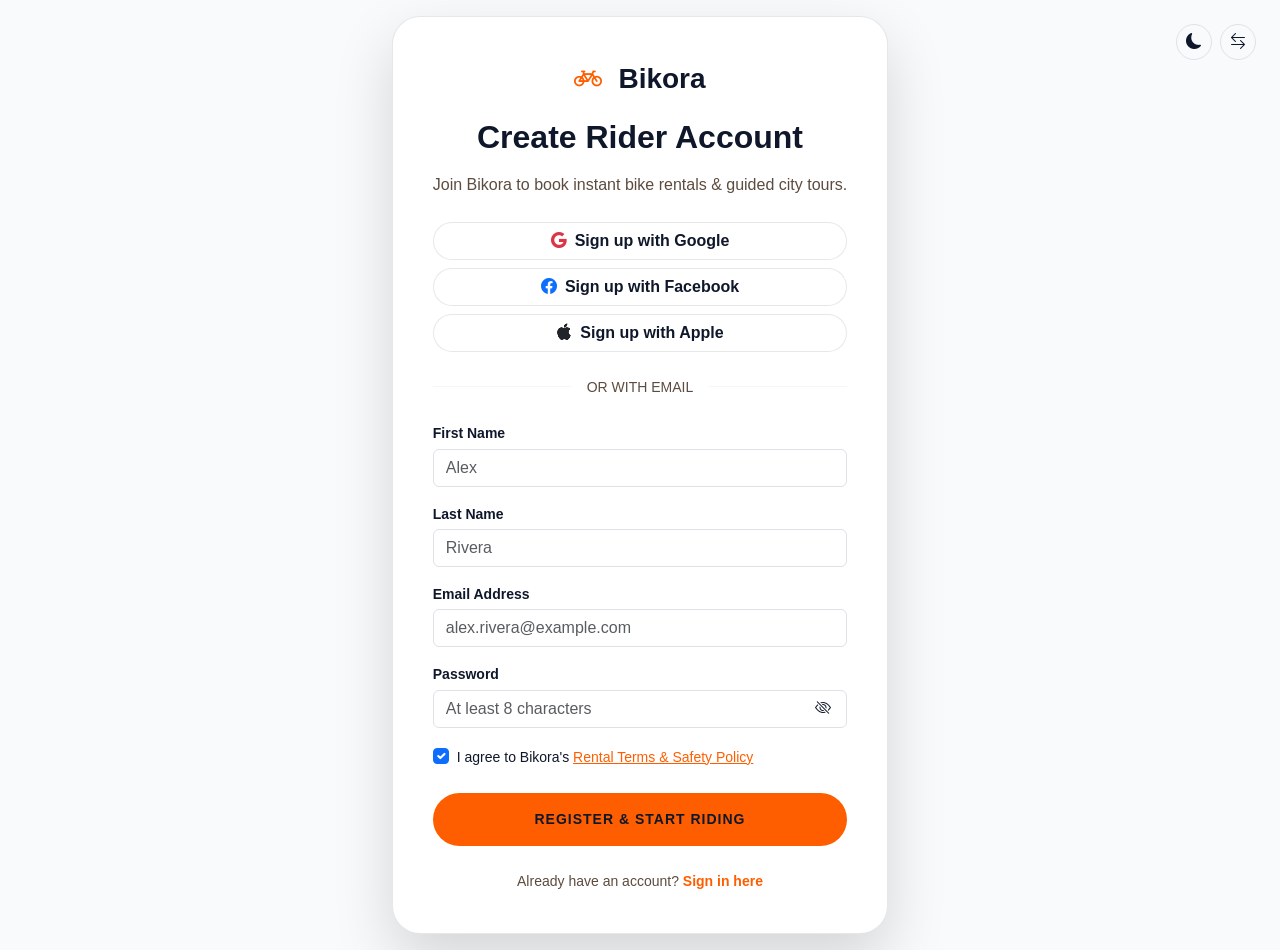
<file: register.html>
<!DOCTYPE html>
<html lang="en">
<head>
    <meta charset="UTF-8">
    <meta name="viewport" content="width=device-width, initial-scale=1.0">
    <title>Create Rider Account | Bikora Bicycle Rental</title>
    <link rel="icon" type="image/svg+xml" href="assets/images/favicon.svg">
    <!-- Bootstrap 5 CDN -->
    <link href="https://cdn.jsdelivr.net/npm/bootstrap@5.3.0/dist/css/bootstrap.min.css" rel="stylesheet">
    <!-- Bootstrap Icons -->
    <link href="https://cdn.jsdelivr.net/npm/bootstrap-icons@1.11.0/font/bootstrap-icons.css" rel="stylesheet">
    <!-- Custom CSS -->
    <link rel="stylesheet" href="assets/css/style.css?v=6">
    <script>
        (function () {
            const savedTheme = localStorage.getItem('theme') || 'light';
            document.documentElement.setAttribute('data-theme', savedTheme);
            const savedRTL = localStorage.getItem('rtl') === 'true';
            if (savedRTL) document.documentElement.setAttribute('dir', 'rtl');
        })();
    </script>
    <style>
        body {
            min-height: 100vh;
            display: flex;
            align-items: center;
            justify-content: center;
            background-color: var(--bg-color);
            color: var(--text-color);
            transition: var(--transition-smooth);
        }
        .auth-card {
            background-color: var(--card-bg);
            border-radius: 28px;
            padding: 40px;
            width: 100%;
            max-width: 520px;
            box-shadow: 0 25px 60px rgba(0,0,0,0.15);
            border: 1px solid var(--border-color);
        }
        .social-btn {
            border: 1px solid var(--border-color);
            background: rgba(255, 255, 255, 0.05);
            color: var(--text-color);
            transition: var(--transition-base);
        }
        .social-btn:hover {
            border-color: var(--primary-gold);
            background: rgba(255, 94, 0, 0.1);
            color: var(--primary-gold);
        }
    </style>
</head>
<body>

    <div class="auth-toggles d-flex gap-2 position-fixed top-0 end-0 p-4" style="z-index: 100;">
        <button class="theme-toggle" title="Toggle Theme"><i class="bi bi-moon-fill"></i></button>
        <button class="theme-toggle rtl-toggle-btn" title="RTL Switch"><i class="bi bi-arrow-left-right"></i></button>
    </div>

    <div class="auth-container p-3">
        <div class="auth-card mx-auto">
            <div class="text-center mb-4">
                <a href="index.html" class="brand-logo justify-content-center mb-3 fs-3">
                    <i class="bi bi-bicycle text-gold me-2"></i> Bikora
                </a>
                <h2 class="fw-bold">Create Rider Account</h2>
                <p class="text-muted">Join Bikora to book instant bike rentals & guided city tours.</p>
            </div>

            <!-- Social Registration Buttons -->
            <div class="d-flex flex-column gap-2 mb-4">
                <button type="button" onclick="window.location.href='dashboard.html'" class="btn social-btn rounded-pill w-100 d-flex align-items-center justify-content-center gap-2 fw-bold">
                    <i class="bi bi-google text-danger"></i> Sign up with Google
                </button>
                <button type="button" onclick="window.location.href='dashboard.html'" class="btn social-btn rounded-pill w-100 d-flex align-items-center justify-content-center gap-2 fw-bold">
                    <i class="bi bi-facebook text-primary"></i> Sign up with Facebook
                </button>
                <button type="button" onclick="window.location.href='dashboard.html'" class="btn social-btn rounded-pill w-100 d-flex align-items-center justify-content-center gap-2 fw-bold">
                    <i class="bi bi-apple text-dark"></i> Sign up with Apple
                </button>
            </div>

            <div class="d-flex align-items-center my-4">
                <hr class="flex-grow-1 border-secondary border-opacity-25 my-0">
                <span class="px-3 text-muted small text-uppercase">Or with email</span>
                <hr class="flex-grow-1 border-secondary border-opacity-25 my-0">
            </div>

            <form onsubmit="event.preventDefault(); alert('Account created! Welcome to Bikora.'); window.location.href = 'dashboard.html';">
                <div class="mb-3 text-start">
                    <label class="form-label fw-bold small d-block mb-1">First Name</label>
                    <input type="text" class="form-control bg-transparent py-2.5" placeholder="Alex" required>
                </div>
                <div class="mb-3 text-start">
                    <label class="form-label fw-bold small d-block mb-1">Last Name</label>
                    <input type="text" class="form-control bg-transparent py-2.5" placeholder="Rivera" required>
                </div>
                <div class="mb-3 text-start">
                    <label class="form-label fw-bold small d-block mb-1">Email Address</label>
                    <input type="email" class="form-control bg-transparent py-2.5" placeholder="alex.rivera@example.com" required>
                </div>
                <div class="mb-3 password-group text-start">
                    <label class="form-label fw-bold small d-block mb-1">Password</label>
                    <div class="password-input-wrap position-relative">
                        <input type="password" class="form-control bg-transparent py-2.5 pe-5" placeholder="At least 8 characters" required>
                        <i class="bi bi-eye-slash password-toggle-icon position-absolute top-50 end-0 translate-middle-y pe-3" style="cursor: pointer; z-index: 10;" onclick="togglePasswordVisibility(this)" title="Toggle Password Visibility"></i>
                    </div>
                </div>
                <div class="form-check mb-4 text-start">
                    <input class="form-check-input" type="checkbox" id="terms" required checked>
                    <label class="form-check-label small" for="terms">I agree to Bikora's <a href="#" class="text-gold">Rental Terms & Safety Policy</a></label>
                </div>
                <button type="submit" class="btn btn-primary btn-lg rounded-pill w-100 py-3 fw-bold mb-4 magnetic-btn">Register & Start Riding</button>
            </form>

            <div class="text-center w-100">
                <p class="text-muted mb-0 small text-center">Already have an account? <a href="login.html" class="text-gold fw-bold text-decoration-none">Sign in here</a></p>
            </div>
        </div>
    </div>

    <script src="assets/js/main.js"></script>
</body>
</html>
</file>
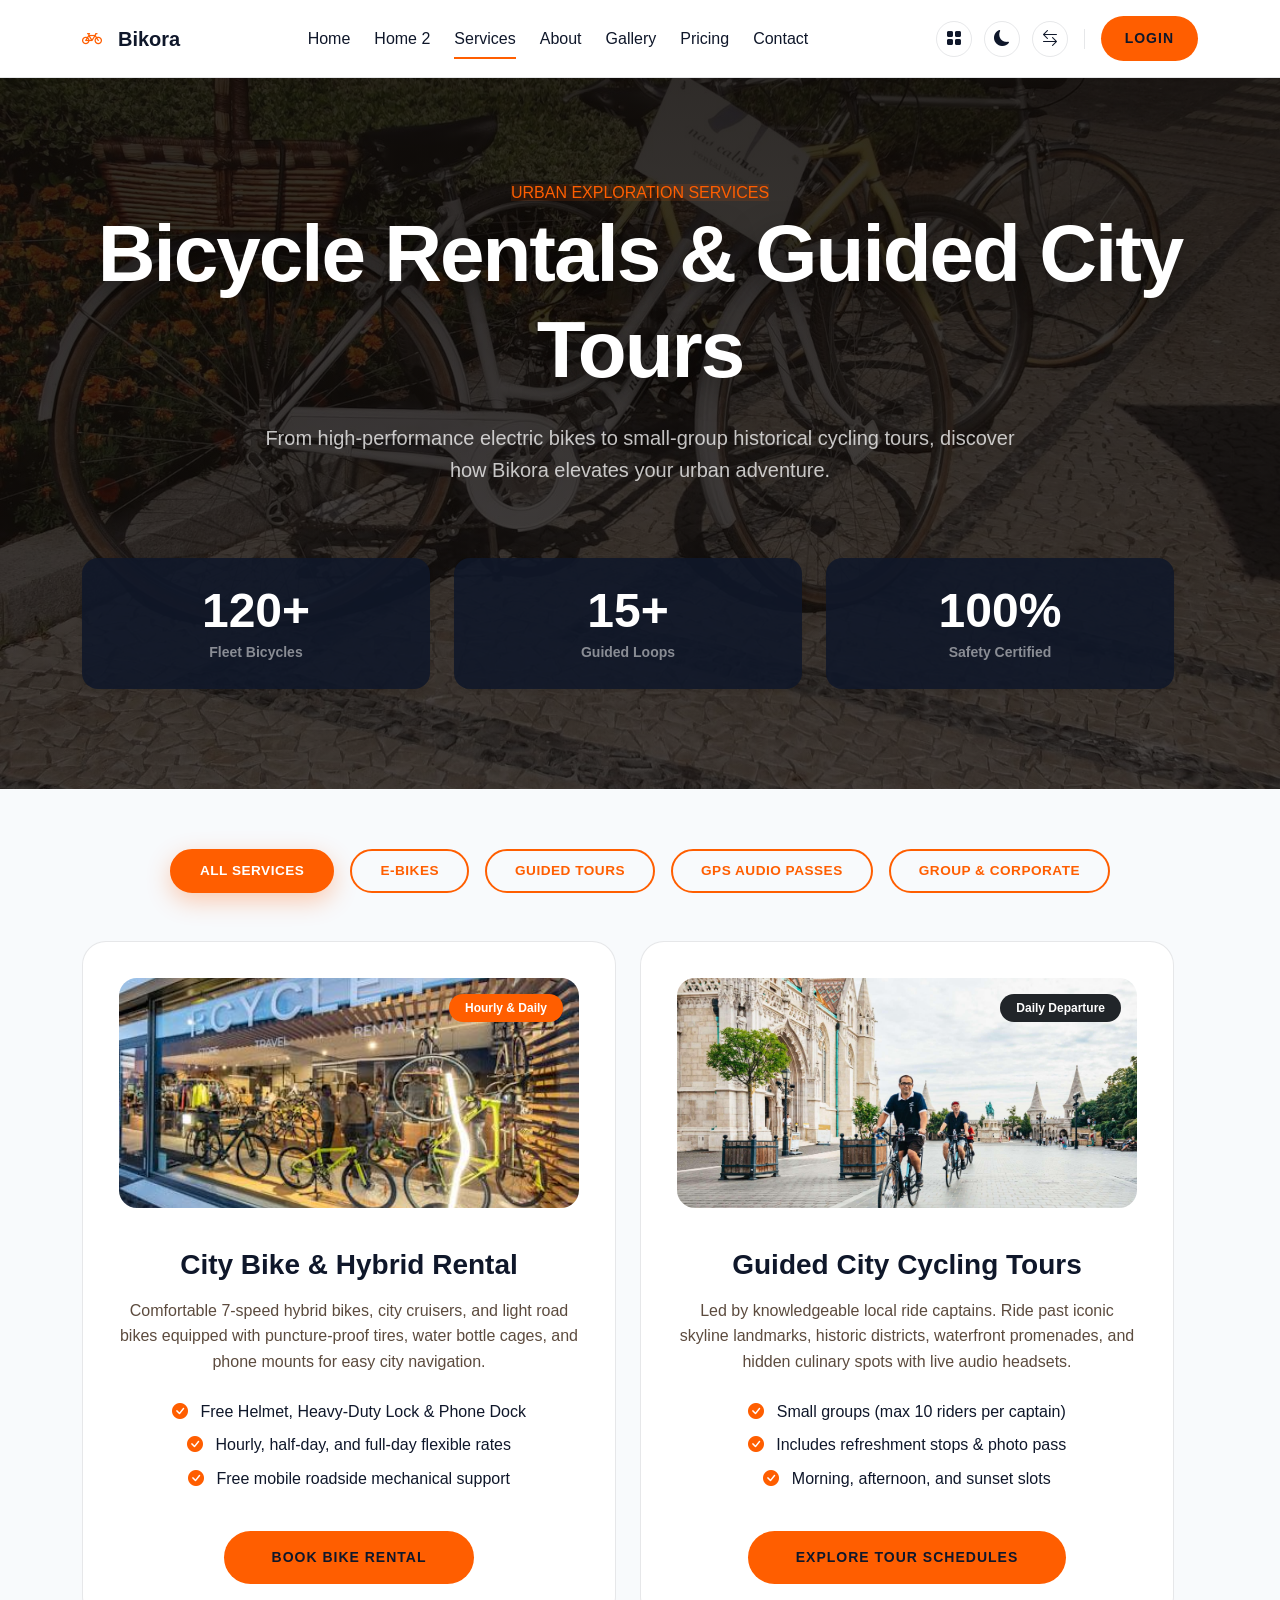
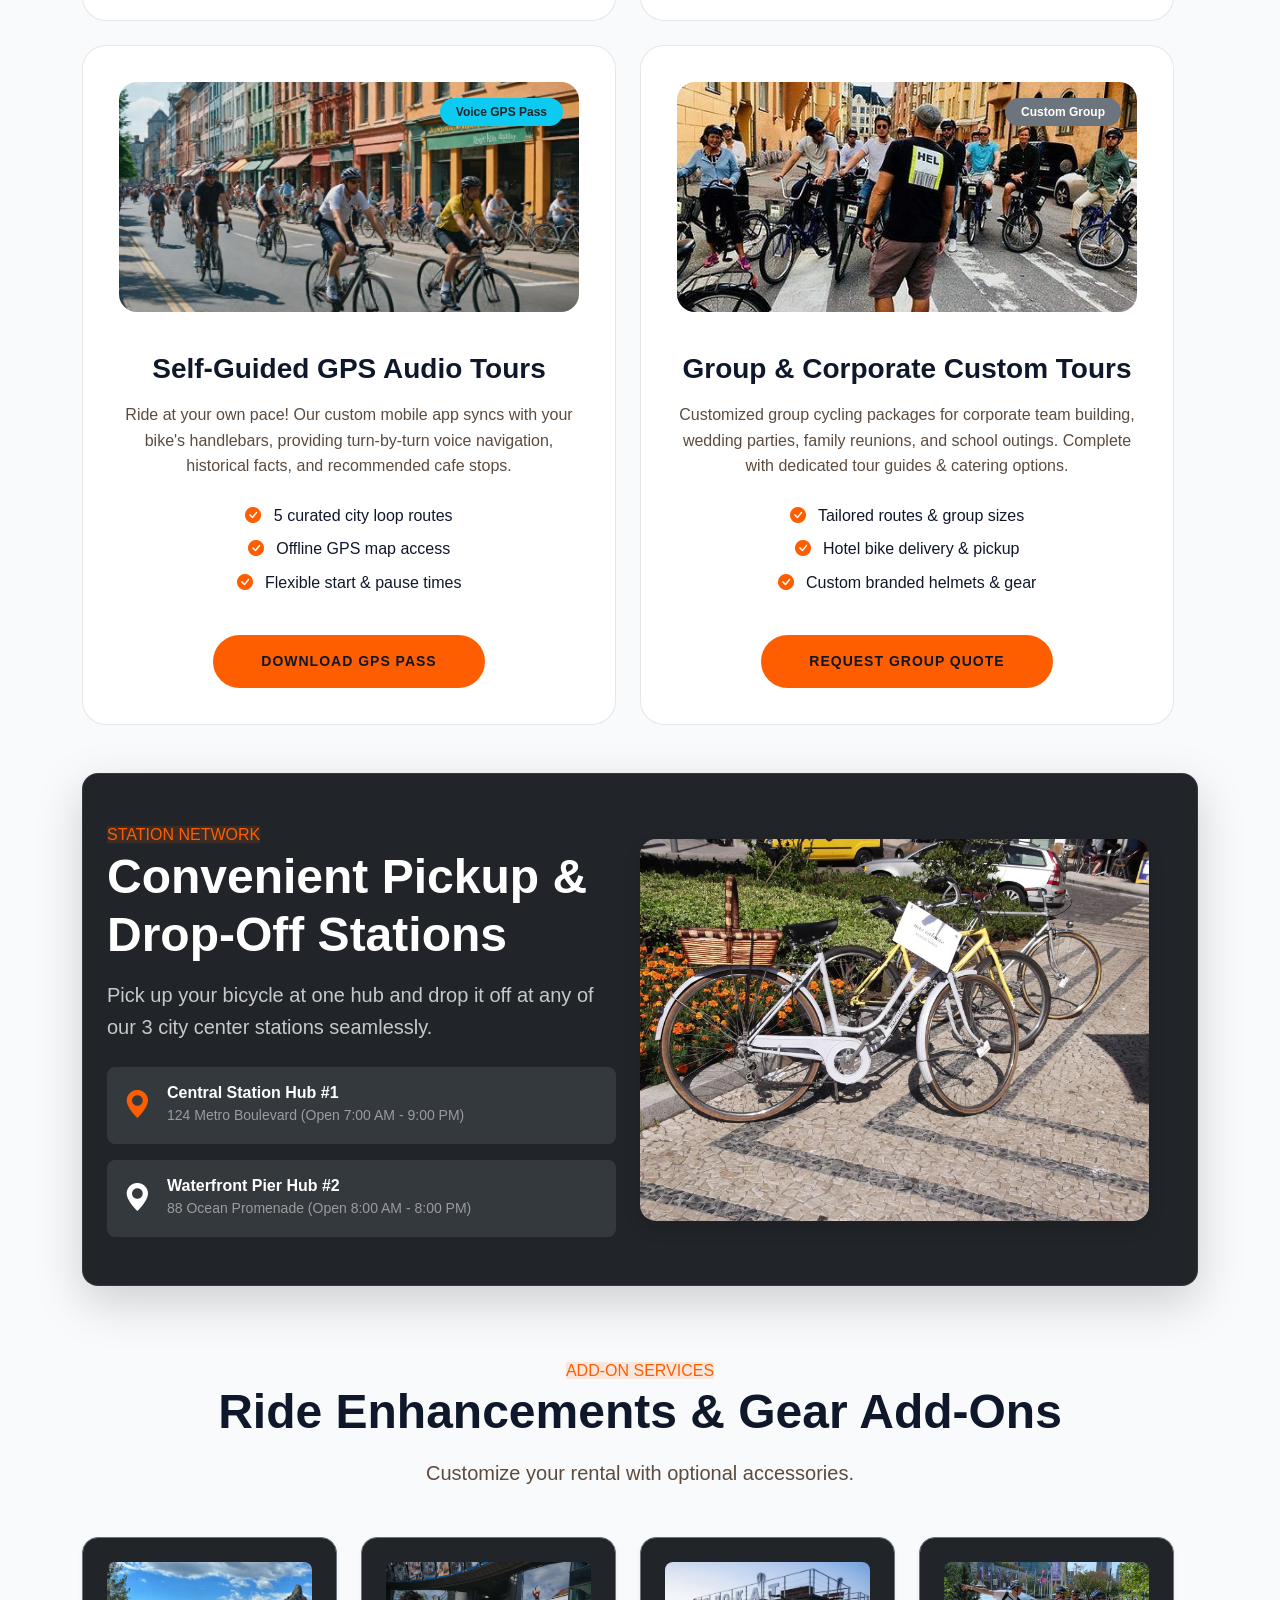
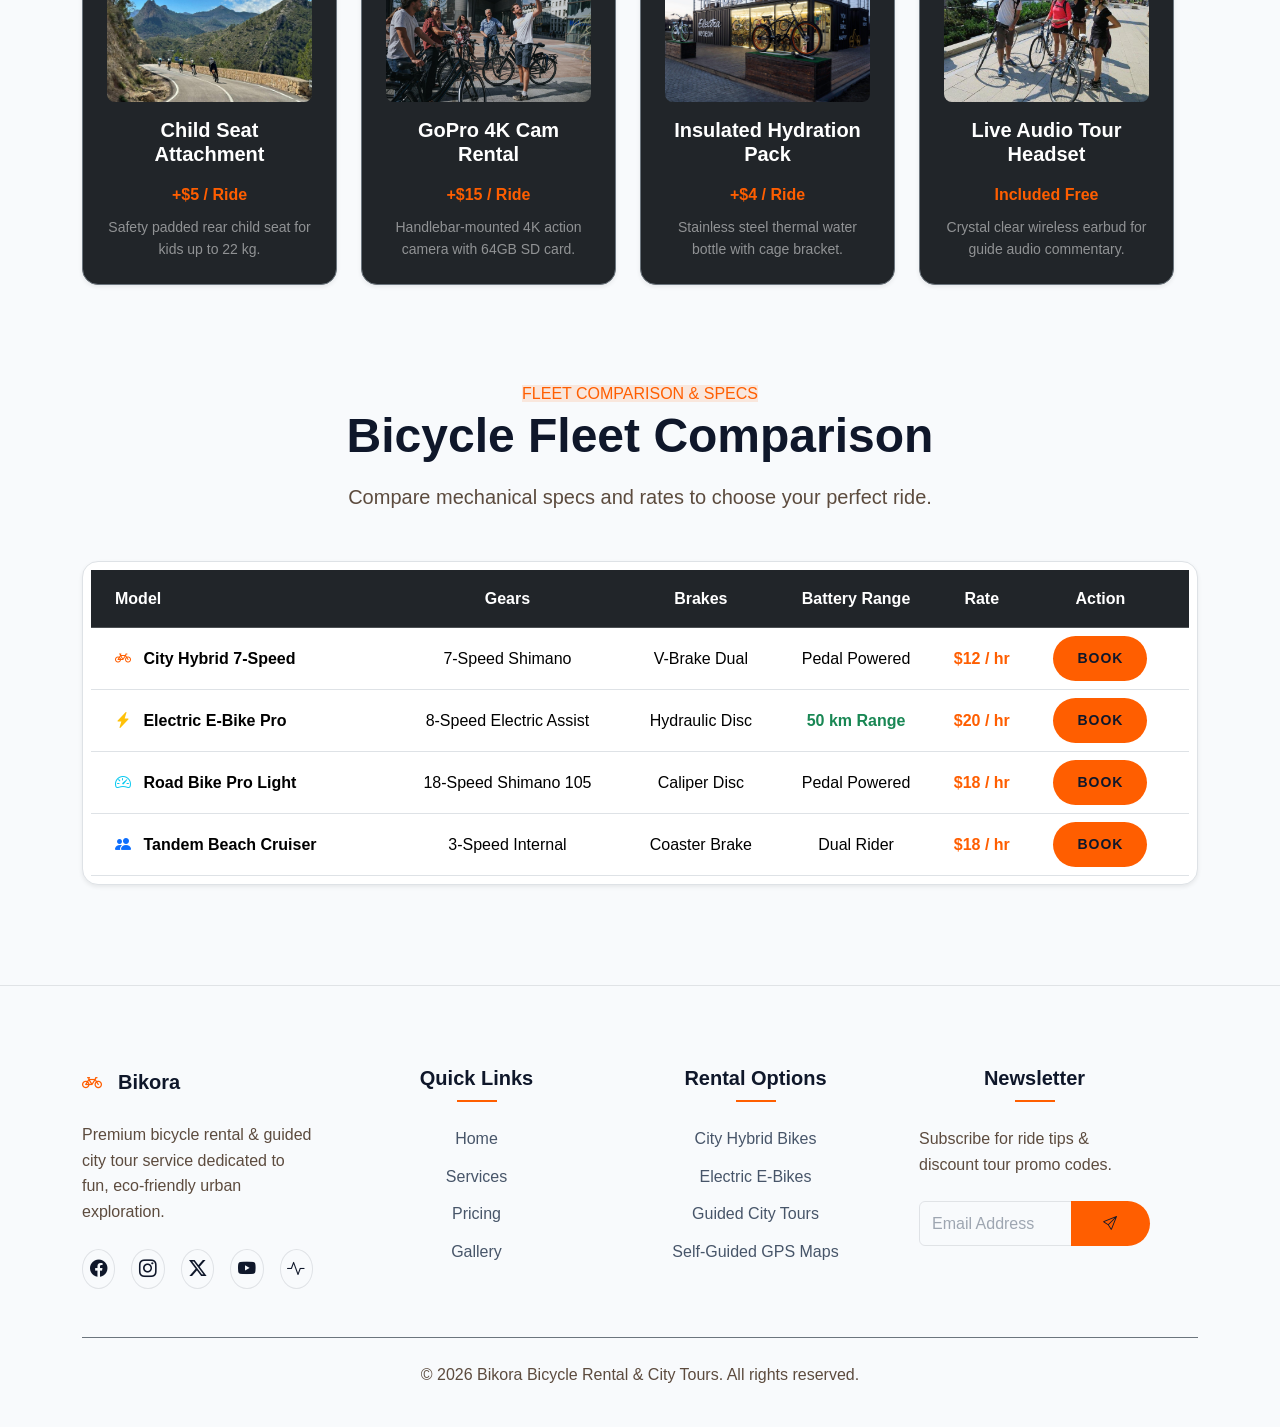
<file: services.html>
<!DOCTYPE html>
<html lang="en">
<head>
    <meta charset="UTF-8">
    <meta name="viewport" content="width=device-width, initial-scale=1.0">
    <title>Services | Bikora Bicycle Rental & City Tours</title>
    <link rel="icon" type="image/svg+xml" href="assets/images/favicon.svg">
    <!-- Bootstrap 5 CDN -->
    <link href="https://cdn.jsdelivr.net/npm/bootstrap@5.3.0/dist/css/bootstrap.min.css" rel="stylesheet">
    <!-- Bootstrap Icons -->
    <link href="https://cdn.jsdelivr.net/npm/bootstrap-icons@1.11.0/font/bootstrap-icons.css" rel="stylesheet">
    <!-- Custom CSS -->
    <link rel="stylesheet" href="assets/css/style.css?v=6">
    <style>
        .services-page { padding-top: 60px; padding-bottom: 100px; }

        .service-card {
            background-color: var(--card-bg);
            border: 1px solid var(--border-color);
            border-radius: 24px;
            padding: 36px;
            text-align: center;
            transition: var(--transition-smooth);
            position: relative;
            overflow: hidden;
            display: flex;
            flex-direction: column;
            align-items: center;
            height: 100%;
        }

        .service-card:hover {
            transform: translateY(-10px);
            border-color: var(--primary-gold);
            box-shadow: 0 20px 50px rgba(255, 94, 0, 0.2);
        }

        .service-img-thumb {
            width: 100%;
            height: 230px;
            object-fit: cover;
            border-radius: 18px;
            margin-bottom: 24px;
            transition: transform 0.6s ease;
        }

        .service-card:hover .service-img-thumb {
            transform: scale(1.04);
        }

        /* Parallax Section Container */
        .parallax-section {
            background-attachment: scroll;
            background-position: center;
            background-repeat: no-repeat;
            background-size: cover;
            position: relative;
        }

        /* Filter Button Override for Brand Palette */
        .filter-btn-group .btn-filter {
            border: 2px solid var(--primary-gold) !important;
            color: var(--primary-gold) !important;
            background: transparent !important;
            font-weight: 700 !important;
            padding: 10px 28px !important;
            border-radius: 50px !important;
            transition: var(--transition-base) !important;
            text-transform: uppercase;
            letter-spacing: 0.5px;
            font-size: 0.85rem;
        }

        .filter-btn-group .btn-filter.active,
        .filter-btn-group .btn-filter:hover {
            background: var(--primary-gold) !important;
            color: #FFFFFF !important;
            box-shadow: 0 8px 25px rgba(255, 94, 0, 0.3) !important;
        }
    </style>
    <style>
        /* Forced fix for hero section badge pill */
        .hero-1 .feature-badge-pill, 
        .hero-2 .feature-badge-pill, 
        .internal-hero .feature-badge-pill,
        .feature-badge-pill {
            color: #FF5E00 !important;
            background-color: rgba(255, 94, 0, 0.12) !important;
        }
    </style>
</head>
<body>

    <!-- Header -->
    <header>
        <div class="container header-container">
            <!-- Left: Brand -->
            <a href="index.html" class="brand-logo">
                <i class="bi bi-bicycle text-gold me-2"></i>
                Bikora
            </a>
            
            <!-- Center: Menus -->
            <nav class="nav-center">
                <a href="index.html" class="nav-link">Home</a>
                <a href="home-2.html" class="nav-link">Home 2</a>
                <a href="services.html" class="nav-link active">Services</a>
                <a href="about.html" class="nav-link">About</a>
                <a href="gallery.html" class="nav-link">Gallery</a>
                <a href="pricing.html" class="nav-link">Pricing</a>
                <a href="contact.html" class="nav-link">Contact</a>
            </nav>

            <!-- Right: Actions -->
            <div class="nav-right">
                <a href="dashboard.html" class="theme-toggle" title="Dashboard">
                    <i class="bi bi-grid-fill"></i>
                </a>
                <button class="theme-toggle" title="Toggle Theme">
                    <i class="bi bi-moon-fill"></i>
                </button>
                <button class="theme-toggle rtl-toggle-btn" title="RTL Toggle">
                    <i class="bi bi-arrow-left-right"></i>
                </button>
                <div class="nav-separator"></div>
                <a href="login.html" class="btn btn-primary btn-sm rounded-pill px-4">Login</a>
            </div>

            <button id="hamburger" class="hamburger">
                <i class="bi bi-list"></i>
            </button>
        </div>
    </header>

    <!-- Offcanvas Menu -->
    <div id="offcanvas-backdrop" class="offcanvas-backdrop"></div>
    <div id="offcanvas-menu" class="offcanvas-menu">
        <button id="offcanvas-close" class="offcanvas-close" aria-label="Close Menu">
            <i class="bi bi-x"></i>
        </button>
        <a href="index.html" class="brand-logo mb-5"><i class="bi bi-bicycle text-gold me-2"></i> Bikora</a>
        
        <div class="offcanvas-links mb-5">
            <a href="index.html" class="offcanvas-link">Home</a>
            <a href="home-2.html" class="offcanvas-link">Home 2</a>
            <a href="services.html" class="offcanvas-link active">Services</a>
            <a href="about.html" class="offcanvas-link">About</a>
            <a href="gallery.html" class="offcanvas-link">Gallery</a>
            <a href="pricing.html" class="offcanvas-link">Pricing</a>
            <a href="contact.html" class="offcanvas-link">Contact</a>
        </div>

        <div class="pt-4 border-top border-secondary border-opacity-10">
            <div class="d-flex align-items-center justify-content-between mb-4 flex-nowrap">
                <div class="d-flex gap-4 align-items-center flex-nowrap">
                    <a href="dashboard.html" class="theme-toggle p-2" title="Dashboard"><i class="bi bi-grid-fill"></i></a>
                    <button class="theme-toggle p-2" title="Toggle Theme"><i class="bi bi-moon-fill"></i></button>
                    <button class="theme-toggle p-2 rtl-toggle-btn" title="RTL Toggle"><i class="bi bi-arrow-left-right"></i></button>
                </div>
            </div>
            <a href="login.html" class="btn btn-primary w-100 rounded-pill py-3 fw-bold">Login</a>
        </div>
    </div>

    <!-- Services Header -->
    <section class="internal-hero" style="background-image: url('assets/images/Bicycle Fleet — 12w.jpg');">
        <div class="container">
            <div class="text-center animate-on-scroll">
                <span class="feature-badge-pill mb-3">URBAN EXPLORATION SERVICES</span>
                <h1 class="display-1 mb-4 text-white fw-bold">Bicycle Rentals & Guided City Tours</h1>
                <p class="mx-auto fs-5 text-white-50 mb-5" style="max-width: 750px;">From high-performance electric bikes to small-group historical cycling tours, discover how Bikora elevates your urban adventure.</p>
                
                <div class="row g-4 justify-content-center mt-4">
                    <div class="col-12 col-sm-4 col-md-4">
                        <div class="p-4 rounded-4 shadow-sm h-100 text-center" style="background: rgba(15,23,42,0.88);">
                            <h2 class="display-5 text-gradient-gold fw-bold mb-0">120+</h2>
                            <small class="text-white-50 fw-bold">Fleet Bicycles</small>
                        </div>
                    </div>
                    <div class="col-12 col-sm-4 col-md-4">
                        <div class="p-4 rounded-4 shadow-sm h-100 text-center" style="background: rgba(15,23,42,0.88);">
                            <h2 class="display-5 text-gradient-cyan fw-bold mb-0">15+</h2>
                            <small class="text-white-50 fw-bold">Guided Loops</small>
                        </div>
                    </div>
                    <div class="col-12 col-sm-4 col-md-4">
                        <div class="p-4 rounded-4 shadow-sm h-100 text-center" style="background: rgba(15,23,42,0.88);">
                            <h2 class="display-5 text-gradient-gold fw-bold mb-0">100%</h2>
                            <small class="text-white-50 fw-bold">Safety Certified</small>
                        </div>
                    </div>
                </div>
            </div>
        </div>
    </section>

    <!-- Services Section -->
    <section class="services-page">
        <div class="container">
            <!-- Filter Bar -->
            <div class="d-flex justify-content-center gap-3 mb-5 flex-wrap filter-btn-group">
                <button class="btn btn-filter active magnetic-btn" onclick="filterServices('all', this)">All Services</button>
                <button class="btn btn-filter magnetic-btn" onclick="filterServices('ebike', this)">E-Bikes</button>
                <button class="btn btn-filter magnetic-btn" onclick="filterServices('guided', this)">Guided Tours</button>
                <button class="btn btn-filter magnetic-btn" onclick="filterServices('gps', this)">GPS Audio Passes</button>
                <button class="btn btn-filter magnetic-btn" onclick="filterServices('group', this)">Group & Corporate</button>
            </div>

            <div class="row g-4" id="services-grid">
                <!-- Bike Rental Card -->
                <div class="col-lg-6 service-item-col ebike animate-on-scroll">
                    <div class="service-card text-center">
                        <div class="position-relative w-100 mb-3">
                            <img src="assets/images/Bike Rental — 8.jpg" class="service-img-thumb" alt="Bike Rental">
                            <span class="position-absolute top-0 end-0 m-3 badge bg-primary-gold text-white rounded-pill px-3 py-2">Hourly & Daily</span>
                        </div>
                        <h3 class="fw-bold mb-3">City Bike & Hybrid Rental</h3>
                        <p class="text-muted mb-4">Comfortable 7-speed hybrid bikes, city cruisers, and light road bikes equipped with puncture-proof tires, water bottle cages, and phone mounts for easy city navigation.</p>
                        <ul class="list-unstyled mb-4 text-center d-inline-block text-start">
                            <li class="mb-2"><i class="bi bi-check-circle-fill text-gold me-2"></i> Free Helmet, Heavy-Duty Lock & Phone Dock</li>
                            <li class="mb-2"><i class="bi bi-check-circle-fill text-gold me-2"></i> Hourly, half-day, and full-day flexible rates</li>
                            <li class="mb-2"><i class="bi bi-check-circle-fill text-gold me-2"></i> Free mobile roadside mechanical support</li>
                        </ul>
                        <div class="w-100 text-center mt-auto pt-2">
                            <a href="dashboard.html" class="btn btn-primary rounded-pill px-5 py-3 magnetic-btn fw-bold mx-auto">Book Bike Rental</a>
                        </div>
                    </div>
                </div>

                <!-- Guided Tours Card -->
                <div class="col-lg-6 service-item-col guided animate-on-scroll" style="transition-delay: 0.15s;">
                    <div class="service-card text-center">
                        <div class="position-relative w-100 mb-3">
                            <img src="assets/images/City Tour Destinations — 10c.jpg" class="service-img-thumb" alt="Guided City Tours">
                            <span class="position-absolute top-0 end-0 m-3 badge bg-dark text-white rounded-pill px-3 py-2">Daily Departure</span>
                        </div>
                        <h3 class="fw-bold mb-3">Guided City Cycling Tours</h3>
                        <p class="text-muted mb-4">Led by knowledgeable local ride captains. Ride past iconic skyline landmarks, historic districts, waterfront promenades, and hidden culinary spots with live audio headsets.</p>
                        <ul class="list-unstyled mb-4 text-center d-inline-block text-start">
                            <li class="mb-2"><i class="bi bi-check-circle-fill text-gold me-2"></i> Small groups (max 10 riders per captain)</li>
                            <li class="mb-2"><i class="bi bi-check-circle-fill text-gold me-2"></i> Includes refreshment stops & photo pass</li>
                            <li class="mb-2"><i class="bi bi-check-circle-fill text-gold me-2"></i> Morning, afternoon, and sunset slots</li>
                        </ul>
                        <div class="w-100 text-center mt-auto pt-2">
                            <a href="pricing.html" class="btn btn-primary rounded-pill px-5 py-3 magnetic-btn fw-bold mx-auto">Explore Tour Schedules</a>
                        </div>
                    </div>
                </div>

                <!-- Self-Guided Tours Card -->
                <div class="col-lg-6 service-item-col gps animate-on-scroll" style="transition-delay: 0.3s;">
                    <div class="service-card text-center">
                        <div class="position-relative w-100 mb-3">
                            <img src="assets/images/City Cycling — 10.jpg" class="service-img-thumb" alt="Self-Guided GPS Tours">
                            <span class="position-absolute top-0 end-0 m-3 badge bg-info text-dark rounded-pill px-3 py-2">Voice GPS Pass</span>
                        </div>
                        <h3 class="fw-bold mb-3">Self-Guided GPS Audio Tours</h3>
                        <p class="text-muted mb-4">Ride at your own pace! Our custom mobile app syncs with your bike's handlebars, providing turn-by-turn voice navigation, historical facts, and recommended cafe stops.</p>
                        <ul class="list-unstyled mb-4 text-center d-inline-block text-start">
                            <li class="mb-2"><i class="bi bi-check-circle-fill text-gold me-2"></i> 5 curated city loop routes</li>
                            <li class="mb-2"><i class="bi bi-check-circle-fill text-gold me-2"></i> Offline GPS map access</li>
                            <li class="mb-2"><i class="bi bi-check-circle-fill text-gold me-2"></i> Flexible start & pause times</li>
                        </ul>
                        <div class="w-100 text-center mt-auto pt-2">
                            <a href="dashboard.html" class="btn btn-primary rounded-pill px-5 py-3 magnetic-btn fw-bold mx-auto">Download GPS Pass</a>
                        </div>
                    </div>
                </div>

                <!-- Group & Corporate Tours Card -->
                <div class="col-lg-6 service-item-col group animate-on-scroll" style="transition-delay: 0.45s;">
                    <div class="service-card text-center">
                        <div class="position-relative w-100 mb-3">
                            <img src="assets/images/Tour Guides — 10.jpg" class="service-img-thumb" alt="Group & Corporate Tours">
                            <span class="position-absolute top-0 end-0 m-3 badge bg-secondary text-white rounded-pill px-3 py-2">Custom Group</span>
                        </div>
                        <h3 class="fw-bold mb-3">Group & Corporate Custom Tours</h3>
                        <p class="text-muted mb-4">Customized group cycling packages for corporate team building, wedding parties, family reunions, and school outings. Complete with dedicated tour guides & catering options.</p>
                        <ul class="list-unstyled mb-4 text-center d-inline-block text-start">
                            <li class="mb-2"><i class="bi bi-check-circle-fill text-gold me-2"></i> Tailored routes & group sizes</li>
                            <li class="mb-2"><i class="bi bi-check-circle-fill text-gold me-2"></i> Hotel bike delivery & pickup</li>
                            <li class="mb-2"><i class="bi bi-check-circle-fill text-gold me-2"></i> Custom branded helmets & gear</li>
                        </ul>
                        <div class="w-100 text-center mt-auto pt-2">
                            <a href="contact.html" class="btn btn-primary rounded-pill px-5 py-3 magnetic-btn fw-bold mx-auto">Request Group Quote</a>
                        </div>
                    </div>
                </div>
            </div>

            <!-- NEW SECTION 1 (SERVICES): PICKUP & DROP-OFF HUBS MAP GUIDE -->
            <div class="my-5 py-5 rounded-4 bg-dark text-white p-4 shadow-lg border border-secondary border-opacity-25">
                <div class="row align-items-center g-4">
                    <div class="col-lg-6">
                        <span class="feature-badge-pill mb-3">STATION NETWORK</span>
                        <h2 class="display-5 fw-bold mb-3">Convenient Pickup & Drop-Off Stations</h2>
                        <p class="text-white-50 fs-5 mb-4">Pick up your bicycle at one hub and drop it off at any of our 3 city center stations seamlessly.</p>
                        
                        <div class="d-flex flex-column gap-3">
                            <div class="d-flex align-items-center gap-3 p-3 rounded-3 bg-secondary bg-opacity-25">
                                <i class="bi bi-geo-alt-fill text-gold fs-3"></i>
                                <div>
                                    <h6 class="fw-bold mb-0">Central Station Hub #1</h6>
                                    <small class="text-white-50">124 Metro Boulevard (Open 7:00 AM - 9:00 PM)</small>
                                </div>
                            </div>
                            <div class="d-flex align-items-center gap-3 p-3 rounded-3 bg-secondary bg-opacity-25">
                                <i class="bi bi-geo-alt-fill text-cyan fs-3"></i>
                                <div>
                                    <h6 class="fw-bold mb-0">Waterfront Pier Hub #2</h6>
                                    <small class="text-white-50">88 Ocean Promenade (Open 8:00 AM - 8:00 PM)</small>
                                </div>
                            </div>
                        </div>
                    </div>
                    <div class="col-lg-6">
                        <img src="assets/images/Bicycle Fleet — 12a.jpg" class="img-fluid rounded-4 shadow" alt="Station Pickup" style="width: 100%; height: 100%; min-height: 340px; object-fit: cover; object-position: center;">
                    </div>
                </div>
            </div>

            <!-- NEW SECTION 2 (SERVICES): CUSTOM TOUR ADD-ONS & GEAR RENTAL -->
            <div class="my-5 py-4">
                <div class="text-center mb-5">
                    <span class="feature-badge-pill mb-3">ADD-ON SERVICES</span>
                    <h2 class="display-5 fw-bold mb-3">Ride Enhancements & Gear Add-Ons</h2>
                    <p class="text-muted fs-5">Customize your rental with optional accessories.</p>
                </div>

                <div class="row g-4 text-center align-items-stretch">
                    <div class="col-12 col-sm-6 col-lg-3">
                        <div class="p-4 rounded-4 bg-dark text-white h-100 border border-secondary shadow-sm d-flex flex-column justify-content-between">
                            <div>
                                <img src="assets/images/Adventureacc.jpg" class="rounded-3 mb-3" alt="Child Seat" style="height: 140px; width: 100%; object-fit: cover;">
                                <h5 class="fw-bold">Child Seat Attachment</h5>
                                <span class="text-gold fw-bold d-block mb-2">+$5 / Ride</span>
                            </div>
                            <small class="text-white-50">Safety padded rear child seat for kids up to 22 kg.</small>
                        </div>
                    </div>
                    <div class="col-12 col-sm-6 col-lg-3">
                        <div class="p-4 rounded-4 bg-dark text-white h-100 border border-secondary shadow-sm d-flex flex-column justify-content-between">
                            <div>
                                <img src="assets/images/Tour Guides — 10q.jpg" class="rounded-3 mb-3" alt="Action Cam" style="height: 140px; width: 100%; object-fit: cover;">
                                <h5 class="fw-bold">GoPro 4K Cam Rental</h5>
                                <span class="text-gold fw-bold d-block mb-2">+$15 / Ride</span>
                            </div>
                            <small class="text-white-50">Handlebar-mounted 4K action camera with 64GB SD card.</small>
                        </div>
                    </div>
                    <div class="col-12 col-sm-6 col-lg-3">
                        <div class="p-4 rounded-4 bg-dark text-white h-100 border border-secondary shadow-sm d-flex flex-column justify-content-between">
                            <div>
                                <img src="assets/images/Bike Rental — 8...jpg" class="rounded-3 mb-3" alt="Water Bottle" style="height: 140px; width: 100%; object-fit: cover;">
                                <h5 class="fw-bold">Insulated Hydration Pack</h5>
                                <span class="text-gold fw-bold d-block mb-2">+$4 / Ride</span>
                            </div>
                            <small class="text-white-50">Stainless steel thermal water bottle with cage bracket.</small>
                        </div>
                    </div>
                    <div class="col-12 col-sm-6 col-lg-3">
                        <div class="p-4 rounded-4 bg-dark text-white h-100 border border-secondary shadow-sm d-flex flex-column justify-content-between">
                            <div>
                                <img src="assets/images/Tour Guides — 10wq.jpg" class="rounded-3 mb-3" alt="Audio Headset" style="height: 140px; width: 100%; object-fit: cover;">
                                <h5 class="fw-bold">Live Audio Tour Headset</h5>
                                <span class="text-gold fw-bold d-block mb-2">Included Free</span>
                            </div>
                            <small class="text-white-50">Crystal clear wireless earbud for guide audio commentary.</small>
                        </div>
                    </div>
                </div>
            </div>

            <!-- Fleet Comparison Table -->
            <div class="mt-5 pt-4">
                <div class="text-center mb-5">
                    <span class="feature-badge-pill mb-3">FLEET COMPARISON & SPECS</span>
                    <h2 class="display-5 fw-bold mb-3">Bicycle Fleet Comparison</h2>
                    <p class="text-muted fs-5">Compare mechanical specs and rates to choose your perfect ride.</p>
                </div>
                <div class="table-responsive shadow-sm rounded-4 border p-2" style="background: var(--card-bg);">
                    <table class="table align-middle text-center mb-0">
                        <thead class="table-dark">
                            <tr>
                                <th class="py-3 text-start ps-4">Model</th>
                                <th class="py-3">Gears</th>
                                <th class="py-3">Brakes</th>
                                <th class="py-3">Battery Range</th>
                                <th class="py-3">Rate</th>
                                <th class="py-3 text-center pe-4">Action</th>
                            </tr>
                        </thead>
                        <tbody>
                            <tr>
                                <td class="text-start ps-4 fw-bold"><i class="bi bi-bicycle text-gold me-2"></i> City Hybrid 7-Speed</td>
                                <td>7-Speed Shimano</td>
                                <td>V-Brake Dual</td>
                                <td>Pedal Powered</td>
                                <td class="fw-bold text-gold">$12 / hr</td>
                                <td class="text-center pe-4"><a href="dashboard.html" class="btn btn-sm btn-primary rounded-pill px-4">Book</a></td>
                            </tr>
                            <tr>
                                <td class="text-start ps-4 fw-bold"><i class="bi bi-lightning-charge-fill text-warning me-2"></i> Electric E-Bike Pro</td>
                                <td>8-Speed Electric Assist</td>
                                <td>Hydraulic Disc</td>
                                <td class="fw-bold text-success">50 km Range</td>
                                <td class="fw-bold text-gold">$20 / hr</td>
                                <td class="text-center pe-4"><a href="dashboard.html" class="btn btn-sm btn-primary rounded-pill px-4">Book</a></td>
                            </tr>
                            <tr>
                                <td class="text-start ps-4 fw-bold"><i class="bi bi-speedometer2 text-info me-2"></i> Road Bike Pro Light</td>
                                <td>18-Speed Shimano 105</td>
                                <td>Caliper Disc</td>
                                <td>Pedal Powered</td>
                                <td class="fw-bold text-gold">$18 / hr</td>
                                <td class="text-center pe-4"><a href="dashboard.html" class="btn btn-sm btn-primary rounded-pill px-4">Book</a></td>
                            </tr>
                            <tr>
                                <td class="text-start ps-4 fw-bold"><i class="bi bi-people-fill text-primary me-2"></i> Tandem Beach Cruiser</td>
                                <td>3-Speed Internal</td>
                                <td>Coaster Brake</td>
                                <td>Dual Rider</td>
                                <td class="fw-bold text-gold">$18 / hr</td>
                                <td class="text-center pe-4"><a href="dashboard.html" class="btn btn-sm btn-primary rounded-pill px-4">Book</a></td>
                            </tr>
                        </tbody>
                    </table>
                </div>
            </div>
        </div>
    </section>

    <!-- Footer -->
    <footer>
        <div class="container">
            <div class="row g-5">
                <div class="col-lg-3 col-md-6 text-center text-lg-start">
                    <a href="index.html" class="brand-logo mb-4 text-white justify-content-center justify-content-lg-start">
                        <i class="bi bi-bicycle text-gold me-2"></i> Bikora
                    </a>
                    <p class="text-muted">Premium bicycle rental & guided city tour service dedicated to fun, eco-friendly urban exploration.</p>
                    <div class="d-flex gap-3 mt-4 justify-content-center justify-content-lg-start">
                        <a href="#" class="footer-social-link" title="Facebook"><i class="bi bi-facebook"></i></a>
                        <a href="#" class="footer-social-link" title="Instagram"><i class="bi bi-instagram"></i></a>
                        <a href="#" class="footer-social-link" title="Twitter X"><i class="bi bi-twitter-x"></i></a>
                        <a href="#" class="footer-social-link" title="YouTube"><i class="bi bi-youtube"></i></a>
                        <a href="#" class="footer-social-link" title="Strava Club"><i class="bi bi-activity"></i></a>
                    </div>
                </div>
                <div class="col-lg-3 col-md-6 text-center">
                    <h5 class="footer-title">Quick Links</h5>
                    <ul class="footer-links">
                        <li><a href="index.html" class="footer-link">Home</a></li>
                        <li><a href="services.html" class="footer-link">Services</a></li>
                        <li><a href="pricing.html" class="footer-link">Pricing</a></li>
                        <li><a href="gallery.html" class="footer-link">Gallery</a></li>
                    </ul>
                </div>
                <div class="col-lg-3 col-md-6 text-center">
                    <h5 class="footer-title">Rental Options</h5>
                    <ul class="footer-links">
                        <li><a href="services.html" class="footer-link">City Hybrid Bikes</a></li>
                        <li><a href="services.html" class="footer-link">Electric E-Bikes</a></li>
                        <li><a href="services.html" class="footer-link">Guided City Tours</a></li>
                        <li><a href="services.html" class="footer-link">Self-Guided GPS Maps</a></li>
                    </ul>
                </div>
                <div class="col-lg-3 col-md-6">
                    <h5 class="footer-title">Newsletter</h5>
                    <p class="text-muted">Subscribe for ride tips & discount tour promo codes.</p>
                    <div class="input-group mt-4">
                        <input type="text" class="form-control bg-transparent border-secondary text-white" placeholder="Email Address">
                        <button class="btn btn-primary"><i class="bi bi-send"></i></button>
                    </div>
                </div>
            </div>
            <div class="border-top border-secondary mt-5 pt-4 text-center">
                <p class="text-muted mb-0">© 2026 Bikora Bicycle Rental & City Tours. All rights reserved.</p>
            </div>
        </div>
    </footer>

    <!-- Back to top -->
    <div id="back-to-top" class="back-to-top">
        <i class="bi bi-bicycle"></i>
    </div>

    <!-- Scripts -->
    <script src="https://cdn.jsdelivr.net/npm/bootstrap@5.3.0/dist/js/bootstrap.bundle.min.js"></script>
    <script src="assets/js/main.js"></script>
    <script>
        function filterServices(category, btnElement) {
            const buttons = document.querySelectorAll('.filter-btn-group .btn-filter');
            buttons.forEach(b => b.classList.remove('active'));
            if (btnElement) btnElement.classList.add('active');

            const items = document.querySelectorAll('.service-item-col');
            items.forEach(item => {
                if (category === 'all' || item.classList.contains(category)) {
                    item.style.display = 'block';
                } else {
                    item.style.display = 'none';
                }
            });
        }
    </script>
</body>
</html>
</file>
<file: assets/css/style.css>
/* --- INSTANT 120 FPS SCROLL PERFORMANCE ENGINE --- */
html {
    scroll-behavior: smooth !important;
}

*, ::before, ::after {
    box-sizing: border-box;
}

/* Eliminate background repaint lag on scroll */
.hero, .internal-hero, .future-ethos, .parallax-section {
    background-attachment: scroll !important;
    will-change: transform;
}

/* Simplify backdrop filters for zero GPU latency while maintaining theme contrast */
.mission-status-pill, .hero-quick-widget {
    backdrop-filter: none !important;
    -webkit-backdrop-filter: none !important;
    background: rgba(15, 23, 42, 0.88) !important;
    color: #FFFFFF !important;
}

.glass-card, .service-card, .pricing-card, .team-card, .contact-card {
    background-color: var(--card-bg) !important;
    color: var(--text-color) !important;
    border: 1px solid var(--border-color);
}

.glass-card h1, .glass-card h2, .glass-card h3, .glass-card h4, .glass-card h5, .glass-card h6,
.service-card h1, .service-card h2, .service-card h3, .service-card h4, .service-card h5, .service-card h6 {
    color: var(--text-color) !important;
}

/* --- FOOTER --- */
footer {
    background-color: var(--bg-color);
    color: var(--text-color);
    padding: 60px 0;
    border-top: 1px solid var(--border-color);
    transition: var(--transition-base);
}

footer p {
    margin-bottom: 0;
}

/* --- TYPOGRAPHY --- */
@import url('https://fonts.googleapis.com/css2?family=Inter:wght@400;500;600&family=Poppins:wght@500;600;700&display=swap');

:root {
    /* --- COLOR SYSTEM (BIKORA BICYCLE RENTAL & CITY TOURS) --- */
    --primary-gold: #FF5E00;
    --primary-amber: #FF9100;
    --primary-cyan: #00E5FF;
    --secondary-brown: #0F172A;
    
    /* --- LIGHT MODE (DEFAULT) --- */
    --bg-color: #F8FAFC;
    --card-bg: #FFFFFF;
    --text-color: #0F172A;
    --text-muted: #475569;
    --border-color: rgba(15, 23, 42, 0.1);
    --hover-overlay: rgba(255, 94, 0, 0.1);
    
    /* --- SPACING SYSTEM --- */
    --sp-8: 8px;
    --sp-16: 16px;
    --sp-24: 24px;
    --sp-32: 32px;
    --sp-48: 48px;
    --sp-64: 64px;

    /* --- TRANSITIONS --- */
    --transition-base: all 0.3s cubic-bezier(0.4, 0, 0.2, 1);
    --transition-smooth: all 0.5s cubic-bezier(0.4, 0, 0.2, 1);
}

[data-theme="dark"] {
    /* --- DARK MODE --- */
    --bg-color: #0B0F19;
    --card-bg: #151D2A;
    --text-color: #F1F5F9;
    --text-muted: #94A3B8;
    --border-color: rgba(255, 255, 255, 0.12);
    --hover-overlay: rgba(255, 94, 0, 0.2);
}


[data-theme="dark"] h1, [data-theme="dark"] h2, [data-theme="dark"] h3, 
[data-theme="dark"] h4, [data-theme="dark"] h5, [data-theme="dark"] h6 {
    color: var(--text-color) !important;
}

[data-theme="dark"] .card {
    background-color: var(--card-bg) !important;
    color: var(--text-color) !important;
    border-color: var(--border-color) !important;
}

.bg-primary-gold, .bg-gold {
    background-color: var(--primary-gold) !important;
}

.bg-cyan {
    background-color: var(--primary-cyan) !important;
}

/* Enforce crisp white text on intentionally dark sections in both light & dark mode */
.bg-dark, .bg-dark h1, .bg-dark h2, .bg-dark h3, .bg-dark h4, .bg-dark h5, .bg-dark h6,
.hero-1, .hero-1 h1, .hero-1 h2, .hero-1 h3, .hero-1 h4, .hero-1 h5, .hero-1 h6,
.internal-hero, .internal-hero h1, .internal-hero h2, .internal-hero h3, .internal-hero h4, .internal-hero h5, .internal-hero h6,
.precision-info, .precision-info h1, .precision-info h2, .precision-info h3, .precision-info h4, .precision-info h5, .precision-info h6,
.future-ethos, .future-ethos h1, .future-ethos h2, .future-ethos h3, .future-ethos h4, .future-ethos h5, .future-ethos h6 {
    color: #FFFFFF !important;
}

.bg-dark p, .hero-1 p, .internal-hero p, .precision-info p, .future-ethos p {
    color: rgba(255, 255, 255, 0.75) !important;
}

/* --- BASE STYLES --- */
html, body {
    overflow-x: hidden !important;
    width: 100%;
    margin: 0;
    padding: 0;
    position: relative;
}

body {
    font-family: 'Inter', sans-serif;
    background-color: var(--bg-color);
    color: var(--text-color);
    transition: var(--transition-base);
    line-height: 1.6;
}

/* GLOBAL MOBILE CONTAINMENT FIX */
@media (max-width: 991px) {
    .container, .row {
        width: 100% !important;
        max-width: 100vw !important;
        margin-left: 0 !important;
        margin-right: 0 !important;
        overflow-x: hidden !important;
    }
    
    /* Neutralize aggressive animation offsets for mobile */
    .animate-on-scroll, 
    .services-section, 
    .about-section, 
    .gallery-section, 
    .pricing-section, 
    .contact-section,
    .home2-section {
        transform: none !important;
        opacity: 1 !important;
        transition: none !important;
    }
}

/* Ensure no horizontal scroll on all elements */
* {
    max-width: 100%;
}

::selection {
    background-color: var(--primary-gold);
    color: var(--secondary-brown);
}

::-webkit-scrollbar {
    width: 10px;
}

::-webkit-scrollbar-track {
    background: var(--bg-color);
}

::-webkit-scrollbar-thumb {
    background: var(--secondary-brown);
    border: 2px solid var(--bg-color);
    border-radius: 10px;
}

::-webkit-scrollbar-thumb:hover {
    background: var(--primary-gold);
}

h1, h2, h3, h4, h5, h6 {
    font-family: 'Poppins', sans-serif;
    font-weight: 600;
    margin-bottom: var(--sp-16);
    line-height: 1.2;
}

/* --- BUTTONS --- */
.btn-primary {
    background-color: var(--primary-gold);
    border: none;
    color: var(--secondary-brown);
    font-weight: 600;
    padding: 12px 32px;
    border-radius: 48px;
    transition: var(--transition-base);
    text-transform: uppercase;
    letter-spacing: 1px;
    font-size: 14px;
}

.btn-primary:hover {
    background-color: #d9a000;
    transform: translateY(-2px);
    box-shadow: 0 8px 24px rgba(244, 180, 0, 0.3);
    color: var(--secondary-brown);
}

.btn-outline-primary {
    border: 2px solid var(--primary-gold) !important;
    color: var(--primary-gold) !important;
    background: transparent !important;
    font-weight: 600;
    transition: var(--transition-base);
}

.btn-outline-primary:hover {
    background-color: var(--primary-gold) !important;
    color: var(--secondary-brown) !important;
    transform: translateY(-2px);
    box-shadow: 0 8px 24px rgba(244, 180, 0, 0.2);
}

.btn-secondary {
    background-color: var(--secondary-brown);
    border: none;
    color: #FFFFFF;
    font-weight: 600;
    padding: 12px 32px;
    border-radius: 48px;
    transition: var(--transition-base);
}

.btn-secondary:hover {
    background-color: #3e2a1b;
    transform: translateY(-2px);
    box-shadow: 0 8px 24px rgba(43, 29, 19, 0.3);
    color: #FFFFFF;
}

/* Global Internal Hero (Services, Pricing, Gallery) */
.internal-hero {
    position: relative;
    padding: 180px 0 100px;
    background-size: cover;
    background-position: center;
    background-attachment: fixed;
    color: #FFF;
    overflow: hidden;
    text-align: center;
}

.internal-hero::before {
    content: '';
    position: absolute;
    top: 0;
    left: 0;
    width: 100%;
    height: 100%;
    background: linear-gradient(rgba(15, 11, 8, 0.88), rgba(15, 11, 8, 0.75));
    z-index: 1;
}

.internal-hero .container {
    position: relative;
    z-index: 2;
}

.internal-hero h1 {
    font-weight: 800 !important;
    letter-spacing: -2px !important;
    text-shadow: 0 10px 30px rgba(0,0,0,0.5);
    color: #FFF !important;
}


/* --- HEADER / NAVBAR --- */
header {
    background-color: var(--card-bg);
    padding: 16px 0;
    position: fixed;
    top: 0;
    left: 0;
    width: 100%;
    z-index: 1001;
    border-bottom: 1px solid var(--border-color);
}

[data-theme="dark"] header {
    background-color: #1A120D !important;
}


.header-container {
    display: flex;
    justify-content: space-between;
    align-items: center;
    gap: 32px;
}

/* Slot 1: Name (Left) */
.brand-logo {
    display: flex;
    align-items: center;
    gap: 8px;
    font-family: 'Poppins', sans-serif;
    font-weight: 700;
    font-size: 20px;
    color: var(--text-color);
    text-decoration: none;
    flex-shrink: 0;
}

/* Slot 2: Menus (Center) */
.nav-center {
    display: flex;
    gap: 24px;
    align-items: center;
}

/* Slot 3: Actions (Right) */
.nav-right {
    display: flex;
    gap: 12px;
    align-items: center;
    flex-shrink: 0;
}

.theme-toggle, .rtl-toggle-btn {
    width: 36px;
    height: 36px;
    border-radius: 50%;
    display: flex;
    align-items: center;
    justify-content: center;
    background: transparent;
    border: 1px solid var(--border-color);
    color: var(--text-color);
    cursor: pointer;
    transition: var(--transition-base);
    text-decoration: none;
    padding: 0;
}

.theme-toggle:hover, .rtl-toggle-btn:hover {
    background-color: var(--primary-gold);
    border-color: var(--primary-gold);
    color: var(--secondary-brown);
    transform: translateY(-2px);
}

.nav-separator {
    width: 1px;
    height: 20px;
    background-color: var(--border-color);
    margin: 0 4px;
}

/* Responsive Header (Hamburger Only below 1200px) */
@media (max-width: 1200px) {
    .nav-center, .nav-right {
        display: none !important;
    }
    .hamburger {
        display: block !important;
    }
    .header-container {
        flex-direction: row !important;
        justify-content: space-between !important;
    }
}

.hamburger {
    display: none;
    background: none;
    border: none;
    font-size: 32px;
    color: var(--text-color);
    cursor: pointer;
    transition: var(--transition-base);
}

.nav-link {
    color: var(--text-color);
    font-weight: 500;
    text-decoration: none;
    transition: var(--transition-base);
    position: relative;
    padding: 4px 0;
}

.nav-link::after {
    content: '';
    position: absolute;
    bottom: -4px;
    left: 0;
    width: 0;
    height: 2px;
    background-color: var(--primary-gold);
    transition: var(--transition-base);
}

.nav-link:hover::after,
.nav-link.active::after {
    width: 100%;
}

@media (min-width: 1201px) {
    .hamburger {
        display: none;
    }
}

/* --- OFFCANVAS --- */
.offcanvas-menu {
    position: fixed;
    top: 0;
    right: -100%;
    width: 320px;
    height: 100%;
    background-color: var(--card-bg);
    z-index: 1001;
    transition: 0.4s cubic-bezier(0.4, 0, 0.2, 1);
    box-shadow: -10px 0 30px rgba(0, 0, 0, 0.1);
    display: flex;
    flex-direction: column;
    padding: var(--sp-48) var(--sp-24);
}
/* Plain background as requested */
[data-theme="dark"] .offcanvas-menu {
    background-color: #1A120D;
}

.offcanvas-close {
    position: absolute;
    top: 30px;
    right: 30px;
    width: 44px;
    height: 44px;
    background: rgba(244, 180, 0, 0.1);
    border: none;
    border-radius: 12px;
    color: var(--primary-gold);
    display: flex;
    align-items: center;
    justify-content: center;
    font-size: 24px;
    cursor: pointer;
    transition: var(--transition-base);
    z-index: 10;
}

.offcanvas-close:hover {
    background: var(--primary-gold);
    color: var(--secondary-brown);
    transform: rotate(90deg);
}

.offcanvas-menu.active {
    right: 0;
}

.offcanvas-backdrop {
    position: fixed;
    top: 0;
    left: 0;
    width: 100%;
    height: 100%;
    background: rgba(43, 29, 19, 0.5);
    backdrop-filter: blur(4px);
    z-index: 1000;
    display: none;
}

.offcanvas-backdrop.active {
    display: block;
}

.offcanvas-links {
    margin-top: var(--sp-48);
    display: flex;
    flex-direction: column;
    gap: var(--sp-24);
}

.offcanvas-link {
    font-family: 'Poppins', sans-serif;
    font-size: 24px;
    font-weight: 600;
    color: var(--text-color);
    text-decoration: none;
    transition: var(--transition-base);
}

.offcanvas-link:hover, .offcanvas-link.active {
    color: var(--primary-gold) !important;
    padding-left: 12px;
}

/* COMPACT MOBILE OFFCANVAS (Fix for small viewports) */
@media screen and (max-width: 576px) {
    .offcanvas-menu {
        padding: 30px 24px !important;
    }
    .offcanvas-menu .brand-logo {
        margin-bottom: 24px !important;
        font-size: 1.2rem !important;
    }
    .offcanvas-links {
        margin-top: 20px !important;
        gap: 12px !important;
        margin-bottom: 24px !important;
    }
    .offcanvas-link {
        font-size: 1.3rem !important;
    }
    .offcanvas-menu .pb-4, 
    .offcanvas-menu .pt-4,
    .offcanvas-menu .mb-4,
    .offcanvas-menu .mb-5 {
        padding-top: 12px !important;
        padding-bottom: 12px !important;
        margin-bottom: 12px !important;
    }
    .offcanvas-menu .btn-primary {
        padding: 10px !important;
        font-size: 11px !important;
        letter-spacing: 0.5px !important;
    }
    .theme-toggle, .rtl-toggle-btn {
        width: 32px !important;
        height: 32px !important;
        font-size: 14px !important;
    }
}

/* --- FOOTER --- */
footer {
    background-color: var(--bg-color);
    padding: 80px 0 40px;
    color: var(--text-color);
    border-top: 1px solid var(--border-color);
    transition: var(--transition-base);
}

footer .footer-title {
    font-family: 'Poppins', sans-serif;
    font-size: 20px;
    margin-bottom: var(--sp-24);
    text-align: center;
    position: relative;
    padding-bottom: 12px;
    color: var(--text-color);
}

footer .footer-title::after {
    content: '';
    position: absolute;
    bottom: 0;
    left: 50%;
    transform: translateX(-50%);
    width: 40px;
    height: 2px;
    background-color: var(--primary-gold);
}

.footer-links {
    list-style: none;
    padding: 0;
    margin: 0;
}

.footer-link {
    color: var(--text-muted);
    text-decoration: none;
    transition: var(--transition-base);
    display: block;
    margin-bottom: 12px;
}

.footer-link:hover {
    color: var(--primary-gold);
    transform: translateX(8px);
}

footer .brand-logo {
    color: var(--text-color) !important;
}

footer .form-control {
    border-color: var(--border-color) !important;
    color: var(--text-color) !important;
}

footer .form-control::placeholder {
    color: var(--text-muted) !important;
    opacity: 0.5;
}

.footer-social-link {
    width: 40px;
    height: 40px;
    display: inline-flex;
    align-items: center;
    justify-content: center;
    border-radius: 50%;
    border: 1px solid var(--border-color);
    color: var(--text-color);
    text-decoration: none;
    transition: var(--transition-base);
    font-size: 1.1rem;
}

.footer-social-link:hover {
    background-color: var(--primary-gold);
    border-color: var(--primary-gold);
    color: var(--secondary-brown) !important;
    transform: translateY(-3px);
    box-shadow: 0 5px 15px rgba(244, 180, 0, 0.3);
}

.back-to-top {
    position: fixed;
    bottom: 40px;
    right: 40px;
    width: 60px;
    height: 60px;
    background-color: var(--primary-gold);
    border-radius: 50%;
    display: flex;
    align-items: center;
    justify-content: center;
    color: var(--secondary-brown);
    font-size: 24px;
    cursor: pointer;
    box-shadow: 0 8px 24px rgba(244, 180, 0, 0.4);
    opacity: 0;
    visibility: hidden;
    transition: var(--transition-smooth);
    z-index: 999;
}

.back-to-top.show {
    opacity: 1;
    visibility: visible;
}

.back-to-top i {
    transition: var(--transition-base);
}

.back-to-top:hover i {
    transform: translateY(-5px);
}

/* --- HERO CORE --- */
main {
    padding-top: 100px;
}

@media (max-width: 1200px) {
    main {
        padding-top: 20px; /* Header is relative in mobile stacking */
    }
}

.hero {
    min-height: 100vh;
    display: flex;
    align-items: center;
    position: relative;
    overflow: hidden;
}

/* --- GRADIENT ACCENT TEXT --- */
.bike-gradient-text {
    background: linear-gradient(180deg, var(--primary-gold) 0%, transparent 100%);
    -webkit-background-clip: text;
    background-clip: text;
    -webkit-text-fill-color: transparent;
    display: inline-block;
    position: relative;
}

/* --- RESPONSIVE ADJUSTMENTS --- */
@media (max-width: 1200px) {
    .nav-links {
        display: none;
    }
    .hamburger {
        display: block;
    }
}

@media (max-width: 768px) {
    h1 { font-size: 32px; }
    .hero { text-align: center; }
}

/* RTL Support Styling */
[dir="rtl"] {
    text-align: right;
    unicode-bidi: plaintext;
}
[dir="rtl"] .offcanvas-menu {
    right: auto;
    left: -100%;
}
[dir="rtl"] .offcanvas-menu.active {
    left: 0;
}
[dir="rtl"] .brand-logo i {
    margin-left: 8px;
    margin-right: 0;
}
[dir="rtl"] .ms-3 {
    margin-right: 1rem !important;
    margin-left: 0 !important;
}
[dir="rtl"] .me-3 {
    margin-left: 1rem !important;
    margin-right: 0 !important;
}
/* Fix for punctuation flipping in RTL */
[dir="rtl"] p, [dir="rtl"] h1, [dir="rtl"] h2, [dir="rtl"] h3, [dir="rtl"] h4, [dir="rtl"] h5, [dir="rtl"] h6, [dir="rtl"] li, [dir="rtl"] span {
    direction: ltr;
    text-align: right;
    unicode-bidi: embed;
}

[dir="rtl"] .text-center p, [dir="rtl"] .text-center h1, [dir="rtl"] .text-center h2, [dir="rtl"] .text-center h3, [dir="rtl"] .text-center h4, [dir="rtl"] .text-center h5, [dir="rtl"] .text-center h6, [dir="rtl"] .text-center span, [dir="rtl"] .text-center div, [dir="rtl"] .text-center ul, [dir="rtl"] .text-center li {
    text-align: center !important;
}

[dir="rtl"] .text-start, [dir="rtl"] .text-sm-start, [dir="rtl"] .text-md-start, [dir="rtl"] .text-lg-start {
    text-align: right !important;
}

[dir="rtl"] .text-start p, [dir="rtl"] .text-start h1, [dir="rtl"] .text-start h2, [dir="rtl"] .text-start h3, [dir="rtl"] .text-start h4, [dir="rtl"] .text-start h5, [dir="rtl"] .text-start h6, [dir="rtl"] .text-start span, [dir="rtl"] .text-start ul, [dir="rtl"] .text-start li,
[dir="rtl"] .text-lg-start p, [dir="rtl"] .text-lg-start h1, [dir="rtl"] .text-lg-start h2, [dir="rtl"] .text-lg-start h3, [dir="rtl"] .text-lg-start h4, [dir="rtl"] .text-lg-start h5, [dir="rtl"] .text-lg-start h6, [dir="rtl"] .text-lg-start span, [dir="rtl"] .text-lg-start ul, [dir="rtl"] .text-lg-start li {
    text-align: right !important;
}

/* RTL Password Toggle Fix */
[dir="rtl"] .password-input-wrap .password-toggle-icon {
    right: auto !important;
    left: 0 !important;
    padding-right: 0 !important;
    padding-left: 1rem !important;
}
[dir="rtl"] .password-input-wrap .form-control {
    padding-right: 0.75rem !important;
    padding-left: 3rem !important;
}

/* Fix specific jagged list alignment in Home 1 */
[dir="rtl"] .rtl-list-align {
    align-items: stretch !important;
}
[dir="rtl"] .rtl-list-align li {
    direction: rtl !important;
    justify-content: flex-start !important;
}
[dir="rtl"] .rtl-list-align li i {
    margin-right: 0 !important;
    margin-left: 1rem !important;
}

/* SECTION THEME CLASSES */
.section-theme-alt {
    background-color: #F8F5F2; /* Soft light cream for light mode */
    color: var(--text-color);
}

[data-theme="dark"] .section-theme-alt {
    background-color: #1A120D;
}

.text-gold {
    color: var(--primary-gold) !important;
}

[data-theme="light"] .text-muted {
    color: #5C4B3E !important;
}

[data-theme="dark"] .text-muted {
    color: #A38C7A !important;
}

/* --- DARK MODE FORM ELEMENTS --- */
[data-theme="dark"] .form-control,
[data-theme="dark"] .form-select {
    background-color: #1a120d; /* Matching --card-bg */
    border-color: rgba(253, 239, 214, 0.15);
    color: #FDEFD6;
}

[data-theme="dark"] .form-select {
    background-image: url("data:image/svg+xml,%3csvg xmlns='http://www.w3.org/2000/svg' viewBox='0 0 16 16'%3e%3cpath fill='none' stroke='%23FDEFD6' stroke-linecap='round' stroke-linejoin='round' stroke-width='2' d='m2 5 6 6 6-6'/%3e%3c/svg%3e");
}

[data-theme="dark"] input[type="date"]::-webkit-calendar-picker-indicator,
[data-theme="dark"] input[type="time"]::-webkit-calendar-picker-indicator {
    filter: invert(1);
    cursor: pointer;
}

[data-theme="dark"] .form-control:focus,
[data-theme="dark"] .form-select:focus {
    background-color: #241D1A;
    border-color: var(--primary-gold);
    color: #FDEFD6;
}

[data-theme="dark"] .form-control::placeholder {
    color: rgba(163, 140, 122, 0.5);
}

.password-group {
    position: relative;
}

.password-toggle {
    position: absolute;
    right: 0;
    bottom: 12px;
    background: none;
    border: none;
    color: var(--text-muted);
    cursor: pointer;
    font-size: 1.1rem;
    padding: 0;
    z-index: 10;
    transition: var(--transition-base);
}

.password-toggle:hover {
    color: var(--primary-gold);
}

.auth-link {
    color: var(--primary-gold) !important;
    font-weight: 700;
    text-decoration: none !important;
    transition: var(--transition-base);
}

.auth-link:hover {
    color: var(--primary-gold) !important;
    text-shadow: 0 0 10px rgba(244, 180, 0, 0.5);
    filter: brightness(1.2);
}

/* --- UNIQUE HOME SECTIONS DESIGN SYSTEM --- */

.sanctuary-module {
    padding: 120px 0;
    background-color: var(--bg-color);
}

.sanctuary-image-wrap {
    border-radius: 40px;
    overflow: hidden;
    box-shadow: 0 40px 100px rgba(0,0,0,0.1);
}

.sanctuary-image-wrap img {
    width: 100%;
    height: 100%;
    object-fit: cover;
    transition: var(--transition-smooth);
}

.sanctuary-module:hover .sanctuary-image-wrap img {
    transform: scale(1.05);
}

@keyframes kenBurns {
    from { transform: scale(1) rotate(0deg); }
    to { transform: scale(1.15) rotate(1deg); }
}

/* 2. Precision Split (Diagonal Mask + Glitch Reveal) */
.precision-split {
    min-height: 100vh;
    display: grid;
    grid-template-columns: 1fr 1fr;
    background-color: var(--secondary-brown);
    color: #FFF;
    overflow: hidden;
}

.precision-img {
    position: relative;
    overflow: hidden;
    clip-path: inset(0 0 100% 0);
    transition: clip-path 1.5s cubic-bezier(0.77, 0, 0.175, 1);
}

.precision-split.revealed .precision-img {
    clip-path: inset(0 0 0 0);
}

.precision-img img {
    width: 100%;
    height: 100%;
    object-fit: cover;
    filter: sepia(30%) contrast(110%);
}

.precision-info {
    display: flex;
    flex-direction: column;
    justify-content: center;
    padding: var(--sp-64);
    padding-left: 100px;
}

.precision-tag {
    font-size: 14px;
    font-weight: 700;
    text-transform: uppercase;
    letter-spacing: 4px;
    color: var(--primary-gold);
    margin-bottom: 24px;
    display: block;
}

.precision-title {
    font-size: 4rem;
    line-height: 1;
    margin-bottom: 32px;
}

/* 3. Urban Collective (Side-by-Side + Zero Overlap) */
.urban-collective {
    padding: 120px 0;
    background-color: var(--bg-color);
    position: relative;
    overflow: hidden;
}

.urban-grid {
    display: grid;
    grid-template-columns: repeat(12, 1fr);
    align-items: center;
    gap: 40px;
}

.urban-img-large {
    grid-column: 1 / 7;
    height: 600px;
    border-radius: 40px;
    overflow: hidden;
    box-shadow: 0 40px 100px rgba(0,0,0,0.1);
    transform: translateX(-50px);
    opacity: 0;
    transition: all 1.8s cubic-bezier(0.23, 1, 0.32, 1);
}

.urban-collective.revealed .urban-img-large {
    transform: translateX(0);
    opacity: 1;
}

.urban-img-large img {
    width: 100%;
    height: 100%;
    object-fit: cover;
}

.urban-card-float {
    grid-column: 7 / 13;
    background: var(--card-bg);
    padding: var(--sp-64);
    border-radius: 40px;
    box-shadow: 0 20px 80px rgba(43, 29, 19, 0.1);
    z-index: 5;
    border: 1px solid var(--border-color);
    transform: translateX(50px);
    opacity: 0;
    transition: all 1.5s cubic-bezier(0.23, 1, 0.32, 1) 0.3s;
}

.urban-collective.revealed .urban-card-float {
    transform: translateX(0);
    opacity: 1;
}

/* 4. Future Ethos (Full Background + Core Reveal) */
.future-ethos {
    min-height: 100vh;
    display: flex;
    align-items: center;
    justify-content: center;
    position: relative;
    background-attachment: fixed;
    background-position: center;
    background-size: cover;
    text-align: center;
    color: #FFF;
}

.future-overlay {
    position: absolute;
    top: 0;
    left: 0;
    width: 100%;
    height: 100%;
    background: radial-gradient(circle, rgba(0, 0, 0, 0.6) 0%, rgba(15, 11, 8, 1) 100%);
    z-index: 1;
}

.future-content {
    position: relative;
    z-index: 2;
    padding: var(--sp-64);
}

.future-title-reveal {
    font-size: 3rem;
    font-weight: 600;
    letter-spacing: -1px;
    background: linear-gradient(to right, #FFF 0%, var(--primary-gold) 100%);
    -webkit-background-clip: text;
    background-clip: text;
    -webkit-text-fill-color: transparent;
    filter: drop-shadow(0 10px 30px rgba(0,0,0,0.5));
    animation: flowLight 5s infinite alternate ease-in-out;
}

@keyframes flowLight {
    from { filter: drop-shadow(0 0 20px rgba(244, 180, 0, 0.3)); }
    to { filter: drop-shadow(0 0 50px rgba(244, 180, 0, 0.7)); }
}

/* --- HOME 2 UNIQUE SECTIONS DESIGN SYSTEM --- */

/* 1. Rescue Track (Vertical meeting reveal) */
.rescue-track {
    min-height: 100vh;
    display: flex;
    align-items: center;
    background-color: var(--bg-color);
    overflow: hidden;
    position: relative;
}

.rescue-text-side {
    flex: 1;
    padding: var(--sp-64);
    transform: translateY(-80px);
    opacity: 0;
    transition: all 1.2s cubic-bezier(0.165, 0.84, 0.44, 1);
}

.rescue-img-side {
    flex: 1;
    height: 100vh;
    transform: translateY(80px);
    opacity: 0;
    transition: all 1.2s cubic-bezier(0.165, 0.84, 0.44, 1);
}

.rescue-track.revealed .rescue-text-side,
.rescue-track.revealed .rescue-img-side {
    transform: translateY(0);
    opacity: 1;
}

.rescue-img-side img {
    width: 100%;
    height: 100%;
    object-fit: cover;
}

/* 2. Resilience Fan (Staggered cards + Bokeh background) */
.resilience-fan {
    padding: 180px 0;
    background-color: var(--secondary-brown);
    position: relative;
}

.fan-bg {
    position: absolute;
    top: 0;
    left: 0;
    width: 100%;
    height: 100%;
    background-size: cover;
    background-attachment: fixed;
    opacity: 0.15;
    filter: blur(10px);
}

.fan-container {
    position: relative;
    z-index: 2;
    display: flex;
    gap: var(--sp-32);
    justify-content: center;
}

.fan-card {
    background: rgba(255, 255, 255, 0.05);
    backdrop-filter: blur(20px);
    border: 1px solid rgba(255, 255, 255, 0.1);
    padding: var(--sp-48);
    border-radius: 30px;
    width: 380px;
    color: #FFF;
    transform: translateY(100px) rotate(-5deg);
    opacity: 0;
    transition: all 1s cubic-bezier(0.23, 1, 0.32, 1);
}

.resilience-fan.revealed .fan-card {
    transform: translateY(0) rotate(0);
    opacity: 1;
}

.resilience-fan.revealed .fan-card:nth-child(2) { transition-delay: 0.2s; }
.resilience-fan.revealed .fan-card:nth-child(3) { transition-delay: 0.4s; }

/* 3. Sanctuary Life Module (Cinematic wipe reveal) */
.sanctuary-life-module {
    min-height: 100vh;
    position: relative;
    display: flex;
    align-items: center;
    background-color: var(--bg-color);
    overflow: hidden;
}

.sanctuary-life-img {
    position: absolute;
    top: 0;
    left: 0;
    width: 100%;
    height: 100%;
    clip-path: inset(0 100% 0 0);
    transition: clip-path 1.8s cubic-bezier(0.77, 0, 0.175, 1);
}

.sanctuary-life-module.revealed .sanctuary-life-img {
    clip-path: inset(0 0 0 0);
}

.sanctuary-life-img img {
    width: 100%;
    height: 100%;
    object-fit: cover;
}

.sanctuary-life-content {
    position: relative;
    z-index: 2;
    margin-left: auto;
    margin-right: 10%;
    background: var(--card-bg);
    opacity: 0.95;
    padding: var(--sp-64);
    border-radius: 40px;
    box-shadow: 0 40px 100px rgba(0,0,0,0.15);
    max-width: 550px;
    transform: translateX(100px);
    opacity: 0;
    transition: all 1.2s cubic-bezier(0.23, 1, 0.32, 1) 1s;
}

.sanctuary-life-content h2 {
    color: var(--text-color);
}

.sanctuary-life-module.revealed .sanctuary-life-content {
    transform: translateX(0);
    opacity: 0.95;
}

/* 4. Innovative Ethos Centered (Abstract expansion) */
.innovated-ethos-centered {
    padding: 200px 0;
    text-align: center;
    position: relative;
    background-color: var(--bg-color);
    overflow: hidden;
}

.ethos-bg-glow {
    position: absolute;
    top: 50%;
    left: 50%;
    width: 10vw;
    height: 10vw;
    background-color: var(--primary-gold);
    filter: blur(150px);
    opacity: 0.3;
    border-radius: 50%;
    transform: translate(-50%, -50%) scale(1);
    transition: transform 2s ease;
}

.innovated-ethos-centered.revealed .ethos-bg-glow {
    transform: translate(-50%, -50%) scale(8);
}

.ethos-content {
    position: relative;
    z-index: 2;
}

.ethos-heading {
    font-size: 5rem;
    font-weight: 700;
    color: var(--text-color);
    margin-bottom: 40px;
    opacity: 0;
    transform: scale(0.9);
    transition: all 1.5s cubic-bezier(0.34, 1.56, 0.64, 1) 0.5s;
}

.innovated-ethos-centered.revealed .ethos-heading {
    opacity: 1;
    transform: scale(1);
}

/* 5. Artisan Care (Horizontal Slide + Focus Image) */
.artisan-care {
    min-height: 100vh;
    display: grid;
    grid-template-columns: 1.1fr 0.9fr;
    align-items: center;
    background-color: var(--bg-color);
    overflow: hidden;
    position: relative;
    width: 100%;
    padding: var(--sp-64) 5%;
    gap: var(--sp-64);
}



.artisan-img-block {
    grid-column: 1;
    height: 750px;
    border-radius: 40px;
    overflow: hidden;
    box-shadow: 0 40px 100px rgba(0,0,0,0.15);
    transform: translateX(-50px);
    opacity: 0;
    transition: all 1.8s cubic-bezier(0.19, 1, 0.22, 1);
    width: 100%;
}



.artisan-care.revealed .artisan-img-block {
    transform: translateX(0);
    opacity: 1;
}

.artisan-img-block img {
    width: 100%;
    height: 100%;
    object-fit: cover;
}

.artisan-text-block {
    grid-column: 2;
    padding: 0;
    transform: translateX(50px);
    opacity: 0;
    transition: all 1.5s cubic-bezier(0.19, 1, 0.22, 1) 0.5s;
    width: 100%;
}



.artisan-care.revealed .artisan-text-block {
    transform: scale(1);
    opacity: 1;
}

/* 6. Regional Landscape Module (Global drift + Flicker reveal) */
.regional-landscape-module {
    min-height: 120vh;
    position: relative;
    display: flex;
    align-items: center;
    justify-content: center;
    overflow: hidden;
    background-color: #0F0B08;
}

.landscape-bg {
    position: absolute;
    top: 0;
    left: 0;
    width: 110%;
    height: 110%;
    animation: driftZoom 30s infinite alternate linear;
    opacity: 0.6;
}

.landscape-bg img {
    width: 100%;
    height: 100%;
    object-fit: cover;
}

.landscape-content {
    position: relative;
    z-index: 5;
    text-align: center;
    color: #FFF;
    max-width: 900px;
}

.landscape-heading {
    font-size: 6rem;
    font-weight: 700;
    letter-spacing: -3px;
    margin-bottom: 40px;
    opacity: 0;
    filter: blur(10px);
    transition: all 2s cubic-bezier(0.19, 1, 0.22, 1) 1s;
}

.regional-landscape-module.revealed .landscape-heading {
    opacity: 1;
    filter: blur(0);
}

@keyframes driftZoom {
    from { transform: scale(1) translateX(0); }
    to { transform: scale(1.2) translateX(-5%); }
}

/* --- SERVICES UNIQUE SECTIONS DESIGN SYSTEM --- */

/* 1. Removal Tech (Bottom-to-Top Reveal) */
.removal-tech-module {
    padding: 180px 0;
    background-color: var(--secondary-brown);
    position: relative;
    overflow: hidden;
}

.tech-container {
    display: flex;
    flex-direction: column;
    gap: var(--sp-64);
    align-items: center;
}

.tech-image-wrap {
    width: 100%;
    aspect-ratio: 21/9; /* Cinematic Wide Aspect */
    max-height: 500px;
    border-radius: 40px;
    overflow: hidden;
    transform: translateY(200px);
    opacity: 0;
    transition: all 1.8s cubic-bezier(0.19, 1, 0.22, 1);
    background-color: #000; /* High-contrast technical backdrop */
}

.removal-tech-module.revealed .tech-image-wrap {
    transform: translateY(0);
    opacity: 1;
}

.tech-image-wrap img {
    width: 100%;
    height: 100%;
    object-fit: cover;
    object-position: center 30%; /* Focus on the thermal core */
    display: block;
}

.tech-content-layer {
    display: grid;
    grid-template-columns: repeat(3, 1fr);
    gap: var(--sp-32);
    width: 100%;
    margin-top: -150px;
    z-index: 5;
}

.tech-card {
    background: rgba(255, 255, 255, 0.05);
    backdrop-filter: blur(25px);
    border: 1px solid rgba(255, 255, 255, 0.1);
    padding: var(--sp-48);
    border-radius: 30px;
    color: #FFF;
    transform: translateY(100px);
    opacity: 0;
    transition: all 1.2s cubic-bezier(0.19, 1, 0.22, 1) 0.5s;
}

.removal-tech-module.revealed .tech-card {
    transform: translateY(0);
    opacity: 1;
}

.removal-tech-module.revealed .tech-card:nth-child(2) { transition-delay: 0.7s; }
.removal-tech-module.revealed .tech-card:nth-child(3) { transition-delay: 0.9s; }

/* 2. Rehab Care (Circular Magnifying Mask) */
.rehab-care-module {
    padding: 200px 0;
    background-color: var(--bg-color);
}

.rehab-grid {
    display: grid;
    grid-template-columns: 1fr 1fr;
    gap: var(--sp-64);
    align-items: center;
}

.rehab-image-mask {
    position: relative;
    width: 600px;
    height: 600px;
    border-radius: 50%;
    overflow: hidden;
    clip-path: circle(0% at 50% 50%);
    transition: clip-path 2s cubic-bezier(0.77, 0, 0.175, 1);
    box-shadow: 0 40px 100px rgba(0,0,0,0.1);
}

.rehab-care-module.revealed .rehab-image-mask {
    clip-path: circle(50% at 50% 50%);
}

.rehab-image-mask img {
    width: 100%;
    height: 100%;
    object-fit: cover;
}

/* 3. Apiary Vision (Wide Drift + Inner Glow) */
.apiary-vision-full {
    min-height: 100vh;
    display: flex;
    align-items: center;
    position: relative;
    overflow: hidden;
    background-color: #000;
}

.vision-bg {
    position: absolute;
    top: 0;
    left: 0;
    width: 100%;
    height: 100%;
    animation: visionDrift 30s infinite alternate ease-in-out;
    opacity: 0.7;
}

.vision-bg img {
    width: 100%;
    height: 100%;
    object-fit: cover;
}

.vision-overlay {
    position: absolute;
    top: 0;
    left: 0;
    width: 100%;
    height: 100%;
    background: radial-gradient(circle, transparent 0%, rgba(0,0,0,0.9) 100%);
}

.vision-content-module {
    position: relative;
    z-index: 5;
    background: rgba(15, 11, 8, 0.4);
    backdrop-filter: blur(40px);
    border: 1px solid rgba(255, 255, 255, 0.1);
    padding: 100px;
    border-radius: 60px;
    max-width: 900px;
    margin: 0 auto;
    text-align: center;
    color: #FFF;
    transform: scale(0.9);
    opacity: 0;
    transition: all 1.8s cubic-bezier(0.19, 1, 0.22, 1) 0.5s;
}

.apiary-vision-full.revealed .vision-content-module {
    transform: scale(1);
    opacity: 1;
}

@keyframes visionDrift {
    0% { transform: scale(1) translate(0, 0); }
    100% { transform: scale(1.15) translate(-2%, -2%); }
}

/* --- ABOUT UNIQUE SECTIONS DESIGN SYSTEM --- */

/* 1. About Founders (Horizontal meeting reveal) */
.about-founders-module {
    padding: 120px 0;
    background-color: var(--bg-color);
    overflow: hidden;
}

.founders-grid {
    display: grid;
    grid-template-columns: 1.2fr 0.8fr;
    gap: var(--sp-64);
    align-items: center;
}

.founders-img-block {
    height: 700px;
    border-radius: 40px;
    overflow: hidden;
    box-shadow: 0 40px 100px rgba(0,0,0,0.1);
    transform: translateX(-100px);
    opacity: 0;
    transition: all 1.8s cubic-bezier(0.19, 1, 0.22, 1);
}

.about-founders-module.revealed .founders-img-block {
    transform: translateX(0);
    opacity: 1;
}

.founders-img-block img {
    width: 100%;
    height: 100%;
    object-fit: cover;
}

.founders-text-block {
    padding-left: var(--sp-64);
    transform: translateX(100px);
    opacity: 0;
    transition: all 1.5s cubic-bezier(0.19, 1, 0.22, 1) 0.5s;
}

.about-founders-module.revealed .founders-text-block {
    transform: translateX(0);
    opacity: 1;
}

/* 2. About History Timeline (Vertical Golden Thread Theme-Aware) */
.about-history-timeline {
    padding: 60px 0 120px;
    background-color: var(--bg-color);
    position: relative;
    overflow: hidden;
}

.timeline-thread {
    position: absolute;
    top: 0;
    left: 50%;
    transform: translateX(-50%);
    width: 2px;
    height: 100%;
    background: linear-gradient(to bottom, transparent 0%, var(--primary-gold) 20%, var(--primary-gold) 80%, transparent 100%);
    opacity: 0.3;
}

.timeline-container {
    position: relative;
    z-index: 5;
    max-width: 1000px;
    margin: 0 auto;
}

.timeline-item {
    display: flex;
    justify-content: flex-end;
    padding-left: 50%;
    margin-bottom: 7vw;
    position: relative;
    opacity: 0;
    transform: translateY(40px);
    transition: all 1.2s cubic-bezier(0.19, 1, 0.22, 1);
}

.timeline-item:nth-child(even) {
    justify-content: flex-start;
    padding-left: 0;
    padding-right: 50%;
}

.timeline-year {
    position: absolute;
    top: 0;
    left: 50%;
    transform: translateX(-50%);
    background: var(--primary-gold);
    color: var(--secondary-brown);
    width: 70px;
    height: 70px;
    border-radius: 50%;
    display: flex;
    align-items: center;
    justify-content: center;
    font-size: 1.1rem;
    font-weight: 800;
    box-shadow: 0 10px 40px rgba(245, 179, 1, 0.2);
    z-index: 10;
}

.timeline-content-card {
    background: var(--card-bg);
    backdrop-filter: blur(20px);
    border: 1px solid var(--border-color);
    padding: 35px;
    border-radius: 25px;
    color: var(--text-color);
    max-width: 420px;
    box-shadow: 0 20px 60px rgba(0,0,0,0.05);
}

.about-history-timeline.revealed .timeline-item {
    opacity: 1;
    transform: translateY(0);
}

/* Stagger Entrance Animation */
.timeline-item:nth-child(2) { transition-delay: 0.2s; }
.timeline-item:nth-child(3) { transition-delay: 0.4s; }
.timeline-item:nth-child(4) { transition-delay: 0.6s; }

@media (max-width: 991px) {
    .about-history-timeline .text-center { text-align: left !important; padding-left: 15px !important; }
    .timeline-thread { left: 38px; transform: none; width: 2px; }
    .timeline-item { padding-left: 75px !important; padding-right: 15px !important; justify-content: flex-start !important; margin-bottom: 30px !important; }
    .timeline-year { left: 15px; width: 46px; height: 46px; font-size: 0.85rem; transform: none; }
    .timeline-content-card { padding: 18px !important; border-radius: 18px !important; background: var(--card-bg) !important; width: 100% !important; border: 1px solid var(--border-color); }
    .timeline-content-card h4 { font-size: 1.15rem !important; margin-bottom: 8px !important; }
    .timeline-content-card p { font-size: 0.85rem !important; line-height: 1.4 !important; opacity: 0.9; }
}

/* 3. About Goal (Visionary scale) */
.about-goal-full {
    padding: 200px 0;
    background-color: #0F0B08;
    position: relative;
    overflow: hidden;
    text-align: center;
    color: #FFF;
}

.goal-bg-visual {
    position: absolute;
    top: 0;
    left: 0;
    width: 100%;
    height: 100%;
    opacity: 0.35;
    animation: slowZoomOut 30s infinite alternate;
}

.goal-bg-visual img {
    width: 100%;
    height: 100%;
    object-fit: cover;
}

.goal-content {
    position: relative;
    z-index: 5;
    max-width: 900px;
    margin: 0 auto;
}

.goal-heading {
    font-size: 5rem;
    font-weight: 700;
    letter-spacing: -2px;
    margin-bottom: 40px;
    opacity: 0;
    transform: translateY(50px);
    transition: all 1.5s cubic-bezier(0.19, 1, 0.22, 1) 0.5s;
}

.about-goal-full.revealed .goal-heading {
    opacity: 1;
    transform: translateY(0);
}

@keyframes slowZoomOut {
    from { transform: scale(1.1); }
    to { transform: scale(1); }
}

/* --- GALLERY UNIQUE SECTIONS DESIGN SYSTEM --- */

/* 1. Gallery Macro (Focus Scale Reveal) */
.gallery-macro-module {
    padding: 180px 0;
    background-color: var(--bg-color);
    text-align: center;
    overflow: hidden;
}

.macro-img-wrap {
    width: 800px;
    height: 500px;
    margin: 0 auto;
    border-radius: 40px;
    overflow: hidden;
    position: relative;
    transform: scale(0.8);
    filter: blur(20px);
    opacity: 0;
    transition: all 2s cubic-bezier(0.19, 1, 0.22, 1);
}

.gallery-macro-module.revealed .macro-img-wrap {
    transform: scale(1);
    filter: blur(0);
    opacity: 1;
}

.macro-img-wrap img {
    width: 100%;
    height: 100%;
    object-fit: cover;
}

.macro-stats-overlay {
    position: absolute;
    bottom: -50px;
    left: 50%;
    transform: translateX(-50%);
    background: rgba(255, 255, 255, 0.1);
    backdrop-filter: blur(20px);
    width: 90%;
    padding: 40px;
    border-radius: 30px;
    border: 1px solid rgba(255, 255, 255, 0.1);
    color: #FFF;
    opacity: 0;
    transition: all 1.5s cubic-bezier(0.19, 1, 0.22, 1) 1s;
}

.gallery-macro-module.revealed .macro-stats-overlay {
    bottom: 30px;
    opacity: 1;
}



/* 3. Gallery Infinite Sanctuary (Triptych Finale) */
.gallery-infinite-sanctuary {
    padding: 180px 0;
    background-color: #0F0B08;
    position: relative;
    overflow: hidden;
    color: #FFF;
    transition: background-color 0.5s ease;
}

[data-theme='light'] .gallery-infinite-sanctuary {
    background-color: #F9F7F5;
}

.sanctuary-triptych {
    height: 650px;
    width: 100%;
    position: relative;
    border-radius: 60px;
    overflow: hidden;
    margin-bottom: 80px;
    background: #000;
    opacity: 0;
    transform: scale(0.9) translateY(40px);
    transition: all 1.8s cubic-bezier(0.19, 1, 0.22, 1);
}

.gallery-infinite-sanctuary.revealed .sanctuary-triptych {
    opacity: 1;
    transform: scale(1) translateY(0);
}

.sanctuary-img {
    width: 100%;
    height: 100%;
    object-fit: cover;
    filter: brightness(0.5) contrast(1.1);
    transition: transform 12s linear;
}

.gallery-infinite-sanctuary.revealed .sanctuary-img {
    transform: scale(1.15);
}

.sanctuary-overlay-content {
    position: absolute;
    bottom: 80px;
    left: 80px;
    right: 80px;
    z-index: 10;
    color: #FFF;
}

.sanctuary-stats {
    display: flex;
    gap: 60px;
    margin-top: 40px;
    border-top: 1px solid rgba(255,255,255,0.1);
    padding-top: 40px;
}

.sanctuary-stat-item h4 { 
    font-size: 2.5rem; 
    font-weight: 700; 
    color: var(--primary-gold); 
    margin-bottom: 5px; 
}

.sanctuary-stat-item p { 
    font-size: 0.75rem; 
    text-transform: uppercase; 
    letter-spacing: 2px; 
    opacity: 0.6; 
}

@media (max-width: 991px) {
    .sanctuary-triptych { height: 480px; border-radius: 30px; }
    .sanctuary-overlay-content { left: 20px; bottom: 20px; right: 20px; top: auto; overflow: visible; text-align: center; }
    .sanctuary-overlay-content h6 { font-size: 0.65rem; margin-bottom: 8px !important; }
    .sanctuary-overlay-content h2 { font-size: 1.6rem !important; margin-bottom: 10px !important; }
    .sanctuary-overlay-content p { font-size: 0.82rem !important; max-width: 100% !important; }
    .sanctuary-stats { gap: 16px; overflow-x: hidden; flex-wrap: wrap; justify-content: center; padding-bottom: 0; margin-top: 12px; border-top: 1px solid rgba(255,255,255,0.15); padding-top: 12px; }
    .sanctuary-stat-item { text-align: center; min-width: 70px; }
    .sanctuary-stat-item h4 { font-size: 1.3rem; margin-bottom: 2px; }
    .sanctuary-stat-item p { font-size: 0.6rem; }
}

/* --- PRICING UNIQUE SECTIONS DESIGN SYSTEM --- */

/* 1. Pricing ROI (Split Meet Reveal) */
.pricing-roi-module {
    padding: 180px 0;
    background-color: var(--secondary-brown);
    overflow: hidden;
}

.roi-container {
    display: grid;
    grid-template-columns: 1fr 1fr;
    gap: var(--sp-64);
    align-items: center;
}

.roi-img-side {
    height: 600px;
    border-radius: 40px;
    overflow: hidden;
    transform: translateX(-100px);
    opacity: 0;
    transition: all 1.8s cubic-bezier(0.19, 1, 0.22, 1);
}

.pricing-roi-module.revealed .roi-img-side {
    transform: translateX(0);
    opacity: 1;
}

.roi-img-side img {
    width: 100%;
    height: 100%;
    object-fit: cover;
}

.roi-text-side {
    color: #FFF;
    transform: translateX(100px);
    opacity: 0;
    transition: all 1.5s cubic-bezier(0.19, 1, 0.22, 1) 0.5s;
}

.pricing-roi-module.revealed .roi-text-side {
    transform: translateX(0);
    opacity: 1;
}

/* --- PRICING ENTERPRISE HUB (Bespoke Tier) --- */
.pricing-enterprise-hub {
    padding: 180px 0;
    background-color: #0F0B08;
    position: relative;
    overflow: hidden;
    transition: background-color 0.5s ease;
}

[data-theme='light'] .pricing-enterprise-hub {
    background-color: #F9F7F5;
}

.enterprise-grid {
    display: grid;
    grid-template-columns: repeat(4, 1fr);
    gap: 25px;
    margin-top: 80px;
}

.enterprise-feature-card {
    background: rgba(255, 255, 255, 0.03);
    backdrop-filter: blur(20px);
    padding: 50px 30px;
    border-radius: 35px;
    border: 1px solid rgba(255, 255, 255, 0.08);
    transition: all 0.8s cubic-bezier(0.19, 1, 0.22, 1);
    text-align: center;
    opacity: 0;
    transform: translateY(40px);
}

[data-theme='light'] .enterprise-feature-card {
    background: rgba(0, 0, 0, 0.02);
    border-color: rgba(0, 0, 0, 0.05);
}

.pricing-enterprise-hub.revealed .enterprise-feature-card {
    opacity: 1;
    transform: translateY(0);
}

.enterprise-feature-card:nth-child(2) { transition-delay: 0.15s; }
.enterprise-feature-card:nth-child(3) { transition-delay: 0.3s; }
.enterprise-feature-card:nth-child(4) { transition-delay: 0.45s; }

.enterprise-feature-card i {
    font-size: 2.2rem;
    color: var(--primary-gold);
    margin-bottom: 25px;
    display: block;
    transition: transform 1.2s cubic-bezier(0.19, 1, 0.22, 1);
}

.enterprise-feature-card:hover i {
    transform: rotateY(360deg);
}

.enterprise-feature-card h4 {
    color: #FFF;
    font-size: 1.35rem;
    font-weight: 700;
    margin-bottom: 15px;
}

[data-theme='light'] .enterprise-feature-card h4 { color: #2B1D13; }
[data-theme='light'] .pricing-enterprise-hub h2 { color: #2B1D13 !important; }
[data-theme='light'] .pricing-enterprise-hub p { color: rgba(43, 29, 19, 0.7) !important; }

.enterprise-feature-card p {
    color: rgba(255, 255, 255, 0.6);
    font-size: 0.9rem;
    line-height: 1.6;
}

[data-theme='light'] .enterprise-feature-card p { color: rgba(43, 29, 19, 0.6); }

.enterprise-feature-card:hover {
    background: rgba(255, 255, 255, 0.06);
    border-color: var(--primary-gold);
    transform: translateY(-10px);
}

[data-theme='light'] .enterprise-feature-card:hover {
    background: #FFF;
    box-shadow: 0 20px 40px rgba(0,0,0,0.05);
}

@media (max-width: 1199px) {
    .enterprise-grid { grid-template-columns: 1fr 1fr; }
}

@media (max-width: 767px) {
    .enterprise-grid { grid-template-columns: 1fr; }
    .enterprise-feature-card { padding: 40px; }
}

/* --- CONTACT UNIQUE SECTIONS DESIGN SYSTEM --- */

/* 1. Contact Map (Interaction Hub) */
.contact-map-module {
    height: 700px;
    position: relative;
    background-color: var(--card-bg);
    overflow: hidden;
}

.map-viewport {
    width: 100%;
    height: 100%;
    filter: saturate(0.8) contrast(1.1); /* Subtle color styling */
    opacity: 0;
    transition: opacity 2s ease;
}

.contact-map-module.revealed .map-viewport {
    opacity: 1;
}

.map-hq-card {
    position: absolute;
    top: 80px;
    left: 80px;
    z-index: 10;
    background: rgba(255, 255, 255, 0.05);
    backdrop-filter: blur(40px);
    border: 1px solid rgba(255, 255, 255, 0.1);
    padding: 60px;
    border-radius: 40px;
    max-width: 450px;
    color: var(--secondary-brown);
    box-shadow: 0 40px 100px rgba(0,0,0,0.1);
    transform: translateX(-50px);
    opacity: 0;
    transition: all 1.5s cubic-bezier(0.19, 1, 0.22, 1) 0.5s;
}

.contact-map-module.revealed .map-hq-card {
    transform: translateX(0);
    opacity: 1;
}

.map-hq-card h6 {
    color: var(--primary-gold);
    margin-bottom: 24px;
}

.map-label {
    text-transform: uppercase;
    letter-spacing: 2px;
    font-size: 0.7rem;
    font-weight: 700;
    margin-bottom: 8px;
    color: var(--text-muted);
}

@media (max-width: 1199px) {
    /* Global Section Containment */
    section, .home2-section, .pricing-section, .about-section, .gallery-section, .contact-section,
    .rescue-track, .artisan-care, .sanctuary-life-module, .innovated-ethos-centered {
        overflow-x: hidden !important;
        padding-left: 15px !important;
        padding-right: 15px !important;
        min-height: auto !important;
        display: flex !important;
        flex-direction: column !important;
    }

    /* Force Vertical Stacking for all Grid/Flex layouts */
    .founders-grid, .roi-container, .rehab-grid, .action-grid-wrapper, .hero-2 .row,
    .fan-container, .rescue-track, .artisan-care {
        grid-template-columns: 1fr !important;
        display: flex !important;
        flex-direction: column !important;
        gap: 40px !important;
        text-align: center !important;
    }

    /* Neutralize Horizontal Shifts & 3D Transforms */
    .founders-img-block, .founders-text-block, 
    .roi-img-side, .roi-text-side,
    .tech-card, 
    .ethics-content-panel,
    .vision-content-module,
    .custom-glass-card,
    .goal-content,
    .rescue-text-side, .rescue-img-side,
    .sanctuary-life-content, .sanctuary-life-img,
    .artisan-img-block, .artisan-text-block,
    .fan-card, .map-hq-card {
        transform: none !important;
        opacity: 1 !important;
        transition: none !important;
        width: 100% !important;
        max-width: 100% !important;
        margin: 0 auto !important;
        left: 0 !important;
        right: 0 !important;
        padding: 30px !important;
        border-radius: 30px !important;
        height: auto !important;
        position: relative !important;
    }

    .animate-on-scroll {
        transform: none !important;
        opacity: 1 !important;
        transition: none !important;
    }

    .rescue-img-side, .artisan-img-block, .sanctuary-life-img {
        height: 400px !important;
        margin-bottom: 30px !important;
        clip-path: none !important;
    }

    /* Fix Fixed-Pixel Elements */
    .rehab-image-mask, .macro-img-wrap {
        width: 100% !important;
        max-width: 500px !important;
        height: auto !important;
        aspect-ratio: 1/1 !important;
        margin: 0 auto !important;
        clip-path: none !important;
    }

    .macro-img-wrap {
        aspect-ratio: 16/9 !important;
        height: 300px !important;
    }

    /* Typographic Scaling */
    .display-1, .display-2, .display-3, .goal-heading, .landscape-heading, .ethos-heading {
        font-size: 2.5rem !important;
        line-height: 1.2 !important;
        word-break: break-word !important;
    }
    
    .display-5, .h1, .future-title-reveal {
        font-size: 2.2rem !important;
    }

    /* Home 2 Hero Specific */
    .hexagon-reveal {
        position: relative !important;
        width: 100% !important;
        height: 60vh !important;
        min-height: 400px !important;
        top: 0 !important;
        clip-path: none !important;
        opacity: 1 !important;
        margin-bottom: 48px !important;
        z-index: 1 !important;
    }

    .hero-2 {
        padding-top: 120px !important;
        height: auto !important;
        min-height: auto !important;
    }

@media (max-width: 1199px) {
    .about-history-timeline {
        padding: 30px 15px 80px !important;
    }
    .about-history-timeline .text-center { 
        text-align: center !important; 
        padding-left: 0 !important; 
        margin-bottom: 30px !important;
    }
    .timeline-thread { 
        left: 50% !important; 
        transform: translateX(-50%) !important; 
        width: 2px !important; 
        position: absolute !important;
        opacity: 0.35 !important;
        z-index: 1 !important;
    }
    .timeline-item { 
        display: flex !important; 
        flex-direction: column !important;
        align-items: center !important;
        justify-content: center !important; 
        padding-left: 0 !important; 
        padding-right: 0 !important; 
        margin-bottom: 50px !important; 
        width: 100% !important;
        position: relative !important;
        transform: none !important;
        opacity: 1 !important;
    }
    .timeline-year { 
        position: relative !important;
        left: auto !important;
        right: auto !important;
        margin: 0 auto 20px auto !important;
        transform: none !important;
        width: 50px !important; 
        height: 50px !important; 
        font-size: 0.9rem !important; 
        z-index: 10 !important;
        display: flex !important;
        align-items: center !important;
        justify-content: center !important;
        top: 0 !important;
    }
    .timeline-content-card { 
        padding: 25px !important; 
        border-radius: 20px !important; 
        background: var(--card-bg) !important; 
        width: 100% !important; 
        max-width: 480px !important;
        border: 1px solid var(--border-color); 
        margin: 0 auto !important;
        text-align: center !important;
        position: relative !important;
        z-index: 5 !important;
    }
    .timeline-content-card h4 { font-size: 1.25rem !important; margin-bottom: 10px !important; }
    .timeline-content-card p { font-size: 0.9rem !important; line-height: 1.5 !important; opacity: 0.9 !important; }
}

/* --- GLOBAL MOBILE ALIGNMENT & ERGONOMIC OPTIMIZATION --- */
@media (max-width: 991px) {
    /* Global Button Scale Reduction */
    .btn {
        padding: 8px 20px !important;
        font-size: 0.85rem !important;
        letter-spacing: 0.5px !important;
    }
    .btn-lg {
        padding: 10px 24px !important;
        font-size: 0.9rem !important;
    }

    /* Absolute Horizontal Containment */
    html, body {
        width: 100% !important;
        overflow-x: hidden !important;
        position: relative !important;
    }

    /* Alignment Harmonization */
    .hero-content, .about-content, .pricing-section, .contact-module {
        text-align: center !important;
    }

    .hero-title, .display-1, .display-2, .display-3, .landscape-heading {
        text-align: center !important;
        margin-left: auto !important;
        margin-right: auto !important;
        max-width: 100% !important;
    }

    .lead {
        margin-left: auto !important;
        margin-right: auto !important;
    }

    .d-flex.flex-wrap, .d-flex.gap-3 {
        justify-content: center !important;
    }

    /* Fixed Image & Card Scaling */
    .roi-container, .enterprise-grid, .service-grid {
        grid-template-columns: 1fr !important;
        gap: 30px !important;
    }

    .roi-img-side {
        height: 300px !important;
        border-radius: 25px !important;
        transform: none !important;
        opacity: 1 !important;
    }

    .roi-text-side {
        transform: none !important;
        opacity: 1 !important;
    }

    /* Home 2 Cinematic Fix */
    .hero-2 {
        flex-direction: column !important;
        padding-top: 100px !important;
        padding-bottom: 60px !important;
    }
    .hexagon-reveal {
        position: relative !important;
        width: 100% !important;
        height: 300px !important;
        clip-path: none !important;
        margin-top: 40px !important;
    }
    /* Precision Split (Methodology) Optimization */
    .precision-split {
        grid-template-columns: 1fr !important;
        min-height: auto !important;
        text-align: center !important;
    }
    .precision-img {
        height: 350px !important;
        clip-path: none !important;
    }
    .precision-info {
        padding: 60px 20px !important;
        align-items: center !important;
        text-align: center !important;
    }
    .precision-title {
        font-size: 2.5rem !important;
        line-height: 1.1 !important;
        margin-bottom: 24px !important;
    }
    .precision-info p {
        margin: 0 auto 32px !important;
    }

    /* Gallery Vertical Rhythm Optimization */
    .gallery-macro-module, .gallery-infinite-sanctuary {
        padding: 50px 0 !important;
    }
    .sanctuary-triptych {
        margin-bottom: 30px !important;
    }
    .macro-img-wrap {
        margin-bottom: 20px !important;
    }

    /* Urban Collective (Asymmetric Grid) Optimization */
    .urban-grid {
        grid-template-columns: 1fr !important;
        gap: 30px !important;
        display: flex !important;
        flex-direction: column !important;
    }
    .urban-img-large {
        grid-column: span 1 !important;
        width: 100% !important;
        height: 350px !important;
        border-radius: 25px !important;
        transform: none !important;
        opacity: 1 !important;
    }
    .urban-card-float {
        grid-column: span 1 !important;
        width: 100% !important;
        padding: 40px 20px !important;
        border-radius: 25px !important;
        transform: none !important;
        opacity: 1 !important;
        text-align: center !important;
        margin-top: -30px !important; /* Slight overlay for prestige depth */
        z-index: 5 !important;
    }

    /* Services Page Overrides (Removal Tech & Rehab Care) */
    .tech-content-layer {
        grid-template-columns: 1fr !important;
        margin-top: 20px !important;
        gap: 20px !important;
    }
    .tech-image-wrap {
        height: 350px !important;
        transform: none !important;
        opacity: 1 !important;
        background-color: rgba(0,0,0,0.05); /* Technical backdrop */
    }
    .tech-image-wrap img {
        object-fit: contain !important;
    }
    .tech-card {
        padding: 30px !important;
        transform: none !important;
        opacity: 1 !important;
        text-align: center !important;
    }

    .rehab-grid {
        grid-template-columns: 1fr !important;
        gap: 40px !important;
    }
    .rehab-image-mask {
        width: 100% !important;
        height: 300px !important;
        border-radius: 25px !important;
        clip-path: none !important;
        margin: 0 auto !important;
    }
    .rehab-content {
        text-align: center !important;
    }
    /* Gallery Macro Overlay Tuning */
    .macro-stats-overlay {
        bottom: 10px !important;
        padding: 12px 15px !important;
        width: 94% !important;
        border-radius: 12px !important;
    }
    .macro-stats-overlay .row {
        flex-wrap: nowrap !important;
        align-items: center !important;
        margin: 0 !important;
    }
    .macro-stats-overlay .col-md-8 {
        width: 70% !important;
        padding: 0 10px 0 0 !important;
    }
    .macro-stats-overlay .col-md-4 {
        width: 30% !important;
        padding: 0 0 0 10px !important;
        border-left: 1px solid rgba(255,255,255,0.1);
        text-align: right !important;
    }
    .macro-stats-overlay h4 { 
        font-size: 0.9rem !important; 
        margin-bottom: 2px !important;
    }
    .macro-stats-overlay p { 
        font-size: 0.65rem !important; 
        line-height: 1.2 !important;
    }
    .macro-stats-overlay .display-6 { 
        font-size: 1.1rem !important;
        line-height: 1 !important;
        display: block !important;
    }
    .macro-stats-overlay .small { 
        font-size: 0.5rem !important;
        letter-spacing: 1px !important;
    }

    /* Footer Stacking for Tablet View */
    footer .row {
        flex-direction: column !important;
        align-items: center !important;
        text-align: center !important;
    }
    footer .col-lg-3, footer .col-md-6 {
        width: 100% !important;
        max-width: 100% !important;
        flex: 0 0 100% !important;
        margin-bottom: 20px;
    }
    footer .footer-title::after {
        left: 50% !important;
        transform: translateX(-50%) !important;
    }
}

@media (max-width: 575px) {
    .hero-title { font-size: 2.2rem !important; }
    .display-1, .display-2, .display-3 { font-size: 2rem !important; }
    .precision-title { font-size: 2.2rem !important; }
    .btn { width: 100% !important; margin-bottom: 10px; }
    .input-group .btn { width: auto !important; margin-bottom: 0 !important; }
    .d-flex.gap-3 { flex-direction: column; width: 100%; }
    footer .d-flex.gap-3 { flex-direction: row !important; align-items: center; justify-content: center !important; }
    .footer-social-link { width: 44px !important; height: 44px !important; }
}

@media (max-width: 768px) {
    .container, .container-fluid {
        padding-left: 12px !important;
        padding-right: 12px !important;
    }
    .row {
        margin-left: -6px !important;
        margin-right: -6px !important;
    }
    .row > [class*="col-"] {
        padding-left: 6px !important;
        padding-right: 6px !important;
    }
    .card, .service-card, .pricing-card, .team-card, .contact-card, .glass-card, .timeline-content-card, .fan-card, .auth-card {
        padding: 20px 16px !important;
        margin-bottom: 20px !important;
        width: 100% !important;
        max-width: 100% !important;
        box-sizing: border-box !important;
    }
    /* Mobile Photo & Card Image Fitting */
    .card img, .service-img-thumb, .route-image-wrap img {
        object-fit: cover !important;
        object-position: center !important;
        width: 100% !important;
    }
    .bike-product-img {
        object-fit: contain !important;
        background-color: #ffffff !important;
        padding: 8px !important;
    }
    .back-to-top {
        width: 45px !important;
        height: 45px !important;
        bottom: 20px !important;
        right: 20px !important;
        font-size: 1.2rem !important;
    }
}

/* --- 2026 ANIMATION SYSTEM & 3D WEBGL HERO EXTENSIONS --- */

/* Three.js Hero Canvas */
#hero-3d-canvas {
    position: absolute;
    top: 0;
    left: 0;
    width: 100%;
    height: 100%;
    z-index: 2;
    pointer-events: auto;
}

/* Lenis Smooth Scroll Setup */
html.lenis, html.lenis body {
    height: auto;
}
.lenis.lenis-smooth {
    scroll-behavior: auto !important;
}
.lenis.lenis-smooth [data-lenis-prevent] {
    overscroll-behavior: contain;
}
.lenis.lenis-stopped {
    overflow: hidden;
}
.lenis.lenis-scrolling iframe {
    pointer-events: none;
}

/* Glassmorphism Cards & Magnetic Interaction */
.glass-card {
    background: rgba(255, 255, 255, 0.7);
    backdrop-filter: blur(16px);
    -webkit-backdrop-filter: blur(16px);
    border: 1px solid rgba(255, 255, 255, 0.3);
    box-shadow: 0 20px 40px rgba(0, 0, 0, 0.06);
    transition: transform 0.4s cubic-bezier(0.165, 0.84, 0.44, 1), box-shadow 0.4s ease;
}
[data-theme="dark"] .glass-card {
    background: rgba(21, 29, 42, 0.75);
    border: 1px solid rgba(255, 255, 255, 0.1);
    box-shadow: 0 20px 40px rgba(0, 0, 0, 0.4);
}
.glass-card:hover {
    transform: translateY(-8px);
    box-shadow: 0 30px 60px rgba(255, 94, 0, 0.15);
}

/* SVG Animated Route Drawing */
.svg-route-path {
    stroke-dasharray: 1000;
    stroke-dashoffset: 1000;
    transition: stroke-dashoffset 2.5s cubic-bezier(0.4, 0, 0.2, 1);
}
.svg-route-path.draw-active {
    stroke-dashoffset: 0;
}

/* Magnetic Button Wrapper */
.magnetic-btn {
    display: inline-flex !important;
    align-items: center !important;
    justify-content: center !important;
    text-align: center !important;
    transition: transform 0.2s ease-out;
    will-change: transform;
}

/* Horizontal Scroll Gallery Container */
.horizontal-gallery-track {
    display: flex;
    gap: 24px;
    overflow-x: auto;
    scroll-snap-type: x mandatory;
    padding-bottom: 20px;
    -webkit-overflow-scrolling: touch;
    width: 100%;
}
.showcase-card, .horizontal-gallery-item {
    flex: 0 0 320px;
    min-width: 320px;
    max-width: 320px;
    height: 380px;
    position: relative;
    scroll-snap-align: start;
    border-radius: 24px;
    overflow: hidden;
    cursor: pointer;
    box-shadow: 0 10px 30px rgba(0,0,0,0.15);
    transition: transform 0.4s ease, box-shadow 0.4s ease;
}
.showcase-card:hover, .horizontal-gallery-item:hover {
    transform: translateY(-5px);
    box-shadow: 0 20px 40px rgba(255, 94, 0, 0.25);
}
.showcase-img {
    width: 100%;
    height: 100%;
    object-fit: cover;
    display: block;
}
.showcase-overlay {
    position: absolute;
    bottom: 0;
    left: 0;
    width: 100%;
    height: 100%;
    padding: 24px;
    display: flex;
    flex-direction: column;
    justify-content: space-between;
    background: linear-gradient(180deg, rgba(0,0,0,0.2) 0%, rgba(15,23,42,0.9) 100%);
    z-index: 2;
}

@media (max-width: 991px) {
    .svg-route-path {
        stroke-dashoffset: 0 !important;
    }
}

/* Customer Dashboard Custom Badges & Timers */
.dashboard-tab-content {
    display: none;
    opacity: 0;
    transition: opacity 0.4s ease-in-out;
}
.dashboard-tab-content.active {
    display: block;
    opacity: 1;
}

.countdown-timer-box {
    background: linear-gradient(135deg, rgba(255, 94, 0, 0.15), rgba(0, 229, 255, 0.15));
    border: 1px solid var(--primary-gold);
    border-radius: 16px;
    padding: 16px 24px;
}
.timer-number {
    font-size: 2rem;
    font-weight: 800;
    color: var(--primary-gold);
    font-family: monospace;
}

/* --- 2026 UNIQUE UI/UX EXTENSIONS --- */

.text-gradient-gold {
    background: linear-gradient(135deg, #FF5E00 0%, #FFB700 100%);
    -webkit-background-clip: text;
    -webkit-text-fill-color: transparent;
}

.text-gradient-cyan {
    background: linear-gradient(135deg, #00E5FF 0%, #00E676 100%);
    -webkit-background-clip: text;
    -webkit-text-fill-color: transparent;
}

.hero-quick-widget {
    background: rgba(15, 23, 42, 0.75);
    backdrop-filter: blur(20px);
    -webkit-backdrop-filter: blur(20px);
    border: 1px solid rgba(255, 255, 255, 0.18);
    border-radius: 28px;
    padding: 24px 32px;
    box-shadow: 0 30px 60px rgba(0, 0, 0, 0.35);
}

.feature-badge-pill {
    display: inline-flex;
    align-items: center;
    gap: 8px;
    padding: 6px 16px;
    border-radius: 50px;
    background: rgba(255, 94, 0, 0.12) !important;
    color: var(--primary-gold) !important;
    font-weight: 700;
    font-size: 0.8rem;
    letter-spacing: 0.5px;
}

.interactive-hover-glow {
    position: relative;
    transition: all 0.4s cubic-bezier(0.165, 0.84, 0.44, 1);
}

.interactive-hover-glow:hover {
    transform: translateY(-8px) scale(1.02);
    box-shadow: 0 25px 50px rgba(255, 94, 0, 0.2);
}

/* --- SOCIAL BUTTONS & PASSWORD TOGGLE --- */
.social-btn {
    border: 1px solid var(--border-color);
    background: rgba(255, 255, 255, 0.05);
    color: var(--text-color);
    transition: var(--transition-base);
    height: 46px;
    font-size: 0.9rem !important;
}
.social-btn i {
    font-size: 1.15rem !important;
    width: 22px !important;
    display: inline-block !important;
    text-align: center !important;
}
.social-btn:hover {
    border-color: var(--primary-gold);
    background: rgba(255, 94, 0, 0.1);
    color: var(--primary-gold);
}
.password-toggle-icon {
    cursor: pointer;
    color: var(--text-muted);
    font-size: 1.15rem;
    transition: color 0.3s ease;
    user-select: none;
    z-index: 5;
}
.password-toggle-icon:hover {
    color: var(--primary-gold);
}
.auth-card a:hover, a.text-gold:hover {
    text-decoration: underline !important;
    color: var(--primary-amber) !important;
}

/* --- INTERNAL HERO SECTION STYLING --- */
.internal-hero {
    padding-top: 170px !important;
    padding-bottom: 75px !important;
    background-size: cover !important;
    background-position: center !important;
    position: relative;
    overflow: hidden;
}

/* =====================================================
   RTL MODE — CLEAN & PERFECT ALIGNMENT ENGINE
===================================================== */

/* 1. BASE DOCUMENT FLOW */
[dir="rtl"] body {
    direction: rtl;
}

/* 2. ULTRA-STRICT CENTERING PRESERVATION (KEEP ALL CENTERED HEADINGS, STAT BOXES & HERO SECTIONS CENTERED IN RTL) */
[dir="rtl"] .text-center,
[dir="rtl"] .text-center *,
[dir="rtl"] .text-center h1,
[dir="rtl"] .text-center h2,
[dir="rtl"] .text-center h3,
[dir="rtl"] .text-center h4,
[dir="rtl"] .text-center h5,
[dir="rtl"] .text-center h6,
[dir="rtl"] .text-center .display-1,
[dir="rtl"] .text-center .display-2,
[dir="rtl"] .text-center .display-3,
[dir="rtl"] .text-center .display-4,
[dir="rtl"] .text-center .display-5,
[dir="rtl"] .text-center .display-6,
[dir="rtl"] .text-center p,
[dir="rtl"] .text-center span,
[dir="rtl"] .text-center small,
[dir="rtl"] .text-center div,
[dir="rtl"] .text-center li,
[dir="rtl"] .text-center ul,
[dir="rtl"] .text-center a,
[dir="rtl"] .internal-hero,
[dir="rtl"] .internal-hero *,
[dir="rtl"] .internal-hero h1,
[dir="rtl"] .internal-hero h2,
[dir="rtl"] .internal-hero .display-1,
[dir="rtl"] .internal-hero .display-2,
[dir="rtl"] .internal-hero .display-3,
[dir="rtl"] .internal-hero .display-4,
[dir="rtl"] .internal-hero .display-5,
[dir="rtl"] .internal-hero p,
[dir="rtl"] .internal-hero small,
[dir="rtl"] .internal-hero span,
[dir="rtl"] .hero-1,
[dir="rtl"] .hero-1 *,
[dir="rtl"] .hero-1 h1,
[dir="rtl"] .hero-1 h2,
[dir="rtl"] .hero-1 .display-1,
[dir="rtl"] .hero-1 .display-2,
[dir="rtl"] .hero-1 .display-3,
[dir="rtl"] .hero-1 .display-4,
[dir="rtl"] .hero-1 .display-5,
[dir="rtl"] .hero-1 p,
[dir="rtl"] .hero-1 small,
[dir="rtl"] .hero-1 span,
[dir="rtl"] .card.text-center,
[dir="rtl"] .card.text-center *,
[dir="rtl"] .service-card.text-center,
[dir="rtl"] .service-card.text-center *,
[dir="rtl"] .team-card.text-center,
[dir="rtl"] .team-card.text-center *,
[dir="rtl"] .pricing-card.text-center,
[dir="rtl"] .pricing-card.text-center *,
[dir="rtl"] .stat-card.text-center,
[dir="rtl"] .stat-card.text-center *,
[dir="rtl"] .auth-card .text-center,
[dir="rtl"] .auth-card .text-center *,
[dir="rtl"] header .text-center,
[dir="rtl"] header .text-center *,
[dir="rtl"] footer .text-center,
[dir="rtl"] footer .text-center * {
    text-align: center !important;
}

/* Centered Footer Titles Underline Bar */
[dir="rtl"] .text-center .footer-title::after,
[dir="rtl"] footer .text-center .footer-title::after {
    left: 50% !important;
    right: auto !important;
    transform: translateX(-50%) !important;
    margin: 0 !important;
}

/* Centered Card Bullet Lists Fix */
[dir="rtl"] .service-card.text-center ul,
[dir="rtl"] .card.text-center ul {
    text-align: center !important;
    padding: 0 !important;
    margin: 0 auto 1.5rem auto !important;
    display: inline-block !important;
    list-style: none !important;
}

[dir="rtl"] .service-card.text-center li,
[dir="rtl"] .card.text-center li {
    display: flex !important;
    align-items: center !important;
    justify-content: center !important;
    text-align: center !important;
    gap: 0.5rem !important;
}

[dir="rtl"] .service-card.text-center li i,
[dir="rtl"] .card.text-center li i {
    margin-right: 0.25rem !important;
    margin-left: 0.25rem !important;
}

[dir="rtl"] .service-card.text-center .btn,
[dir="rtl"] .card.text-center .btn {
    align-self: center !important;
    margin-left: auto !important;
    margin-right: auto !important;
}

/* 3. BRAND LOGO & SOCIAL BUTTONS */
.brand-logo {
    display: inline-flex !important;
    align-items: center !important;
    justify-content: center !important;
    gap: 0.5rem !important;
}

[dir="rtl"] .brand-logo {
    direction: ltr !important;
}

.social-btn {
    display: flex !important;
    align-items: center !important;
    justify-content: center !important;
    gap: 0.75rem !important;
    direction: ltr !important;
}

/* 4. AUTH CARDS & FLOATING TOGGLES */
[dir="rtl"] .auth-card {
    direction: rtl;
}

[dir="rtl"] .auth-toggles {
    right: 1.5rem !important;
    left: auto !important;
}

/* 5. FORM CONTROLS (Inputs, Labels, Placeholders, Eye Icon, Checkboxes) */
[dir="rtl"] label:not(.text-center label),
[dir="rtl"] .form-label:not(.text-center .form-label) {
    text-align: right !important;
    display: block;
    width: 100%;
}

[dir="rtl"] input.form-control,
[dir="rtl"] textarea.form-control,
[dir="rtl"] select.form-select {
    direction: rtl !important;
}

[dir="rtl"] input.form-control:not(.text-center input),
[dir="rtl"] textarea.form-control:not(.text-center textarea) {
    text-align: right !important;
}

/* Password Input & Eye Toggle Icon */
[dir="rtl"] .password-input-wrap {
    position: relative !important;
}

[dir="rtl"] .password-input-wrap input {
    padding-left: 48px !important;
    padding-right: 16px !important;
}

[dir="rtl"] .password-toggle-icon {
    right: auto !important;
    left: 16px !important;
    top: 50% !important;
    transform: translateY(-50%) !important;
    margin: 0 !important;
}

/* Form Check / Checkbox */
[dir="rtl"] .form-check {
    display: inline-flex !important;
    align-items: center !important;
    gap: 0.5rem !important;
    padding-left: 0 !important;
    padding-right: 0 !important;
    margin-bottom: 0;
}

[dir="rtl"] .form-check .form-check-input {
    float: none !important;
    margin: 0 !important;
    flex-shrink: 0;
}

/* 6. DIRECTIONAL ALIGNMENT FOR NON-CENTERED ELEMENTS */
[dir="rtl"] .text-start,
[dir="rtl"] .text-md-start,
[dir="rtl"] .text-lg-start {
    text-align: right !important;
}

[dir="rtl"] .text-end,
[dir="rtl"] .text-md-end,
[dir="rtl"] .text-lg-end {
    text-align: left !important;
}

/* Non-centered cards right align in RTL */
[dir="rtl"] .card:not(.text-center),
[dir="rtl"] .service-card:not(.text-center),
[dir="rtl"] .pricing-card:not(.text-center),
[dir="rtl"] .team-card:not(.text-center),
[dir="rtl"] .contact-card:not(.text-center),
[dir="rtl"] .stat-card:not(.text-center) {
    text-align: right !important;
}

[dir="rtl"] .footer-title:not(.text-center .footer-title)::after {
    right: 0 !important;
    left: auto !important;
    transform: none !important;
}

/* Hero Stat Cards Centering */
[dir="rtl"] .internal-hero h1,
[dir="rtl"] .internal-hero h2,
[dir="rtl"] .internal-hero p,
[dir="rtl"] .internal-hero span,
[dir="rtl"] .internal-hero small,
[dir="rtl"] .internal-hero div,
[dir="rtl"] .internal-hero .p-4,
[dir="rtl"] .internal-hero .rounded-4,
[dir="rtl"] .hero-1 h1,
[dir="rtl"] .hero-1 h2,
[dir="rtl"] .hero-1 p,
[dir="rtl"] .hero-1 small,
[dir="rtl"] .hero-quick-widget,
[dir="rtl"] .hero-quick-widget * {
    text-align: center !important;
}

/* Margin Utility Swaps for Icons */
[dir="rtl"] .me-1 { margin-left: 0.25rem !important; margin-right: 0 !important; }
[dir="rtl"] .me-2 { margin-left: 0.5rem !important; margin-right: 0 !important; }
[dir="rtl"] .me-3 { margin-left: 1rem !important; margin-right: 0 !important; }
[dir="rtl"] .me-4 { margin-left: 1.5rem !important; margin-right: 0 !important; }

[dir="rtl"] .ms-1 { margin-right: 0.25rem !important; margin-left: 0 !important; }
[dir="rtl"] .ms-2 { margin-right: 0.5rem !important; margin-left: 0 !important; }
[dir="rtl"] .ms-3 { margin-right: 1rem !important; margin-left: 0 !important; }
[dir="rtl"] .ms-4 { margin-right: 1.5rem !important; margin-left: 0 !important; }

/* 7. NAVIGATION & HEADER */
[dir="rtl"] header .header-container {
    flex-direction: row-reverse !important;
}

[dir="rtl"] nav.nav-center {
    flex-direction: row-reverse !important;
}

[dir="rtl"] nav.nav-center a {
    margin-right: 1.5rem !important;
    margin-left: 0 !important;
}

[dir="rtl"] .nav-right {
    flex-direction: row-reverse !important;
    gap: 1rem;
}

/* 8. FOOTER RTL UNIFORMITY & INPUT-GROUP FIX */
[dir="rtl"] footer .input-group {
    direction: rtl !important;
}

[dir="rtl"] footer .input-group > :first-child,
[dir="rtl"] footer .input-group > .form-control:first-child {
    border-top-right-radius: 50px !important;
    border-bottom-right-radius: 50px !important;
    border-top-left-radius: 0 !important;
    border-bottom-left-radius: 0 !important;
    text-align: right !important;
}

[dir="rtl"] footer .input-group > :last-child,
[dir="rtl"] footer .input-group > .btn:last-child {
    border-top-left-radius: 50px !important;
    border-bottom-left-radius: 50px !important;
    border-top-right-radius: 0 !important;
    border-bottom-right-radius: 0 !important;
}

/* Floating Back-to-Top Button */
[dir="rtl"] .back-to-top {
    left: 30px !important;
    right: auto !important;
}

/* 10. DASHBOARD SIDEBAR + HEADER */
[dir="rtl"] .dashboard-sidebar {
    right: 0 !important;
    left: auto !important;
    border-left: 1px solid var(--border-color) !important;
    border-right: none !important;
}
[dir="rtl"] .dashboard-main {
    margin-right: 280px !important;
    margin-left: 0 !important;
    width: calc(100% - 280px) !important;
}
[dir="rtl"] .dashboard-header {
    right: 280px !important;
    left: 0 !important;
    width: calc(100% - 280px) !important;
}

/* --- 11. FOOTER MENU CENTERING FIX --- */
[dir="rtl"] footer .col-lg-3:not(.text-lg-start) .footer-title,
[dir="rtl"] footer .col-lg-3:not(.text-lg-start) .footer-links,
[dir="rtl"] footer .col-lg-3:not(.text-lg-start) .footer-links li,
[dir="rtl"] footer .col-lg-3:not(.text-lg-start) .footer-links a,
[dir="rtl"] footer .col-lg-3:not(.text-lg-start) p {
    text-align: center !important;
}

[dir="rtl"] footer .col-lg-3:not(.text-lg-start) .footer-title::after {
    left: 50% !important;
    right: auto !important;
    transform: translateX(-50%) !important;
    margin: 0 !important;
}


@media (max-width: 1024px) {
    [dir="rtl"] .dashboard-sidebar {
        transform: translateX(100%) !important;
        right: 0 !important;
        left: auto !important;
    }
    [dir="rtl"] .dashboard-sidebar.active {
        transform: translateX(0) !important;
    }
    [dir="rtl"] .dashboard-main,
    [dir="rtl"] .dashboard-header {
        margin-right: 0 !important;
        margin-left: 0 !important;
        right: 0 !important;
        left: 0 !important;
        width: 100% !important;
    }
}


.theme-toggle {
    width: 42px;
    height: 42px;
    border-radius: 50%;
    display: inline-flex;
    align-items: center;
    justify-content: center;
    border: 1px solid var(--border-color);
    background: var(--card-bg);
    color: var(--text-color);
    box-shadow: 0 4px 12px rgba(0,0,0,0.15);
    cursor: pointer;
    transition: var(--transition-base);
}
.theme-toggle:hover {
    border-color: var(--primary-gold);
    color: var(--primary-gold);
}
.theme-toggle i {
    font-size: 1.1rem;
    color: var(--text-color);
}

/* Password Toggle Icon Positioning (LTR & RTL) */
.password-input-wrap {
    position: relative;
    width: 100%;
}
.password-input-wrap input {
    padding-right: 48px !important;
}
.password-toggle-icon {
    position: absolute;
    right: 16px;
    top: 50%;
    transform: translateY(-50%);
    cursor: pointer;
    color: var(--text-muted);
    font-size: 1.15rem;
    z-index: 10;
    transition: color 0.3s ease;
}
.password-toggle-icon:hover {
    color: var(--primary-gold);
}

/* 13. Fleet & Tours Tablet Button Uniformity */
@media (min-width: 768px) and (max-width: 1024px) {
    #services .card .btn {
        width: 100%;
        min-height: 60px;
        display: flex;
        align-items: center;
        justify-content: center;
        padding-left: 10px;
        padding-right: 10px;
        font-size: 13px !important;
    }
}

/* 14. Missing Background Utility Classes */
.bg-primary-gold, .bg-gold {
    background-color: var(--primary-gold) !important;
}
.bg-cyan {
    background-color: var(--primary-cyan) !important;
}

/* 15. Enforce Feature Badge Pill Consistency Across All Viewports */
.feature-badge-pill,
span.feature-badge-pill,
div.feature-badge-pill,
.hero-1 .feature-badge-pill,
.hero-2 .feature-badge-pill,
.internal-hero .feature-badge-pill,
.bg-dark .feature-badge-pill {
    background-color: rgba(255, 94, 0, 0.12) !important;
    border: 1px solid rgba(255, 94, 0, 0.25) !important;
    color: var(--primary-gold) !important;
    display: inline-flex !important;
    align-items: center !important;
    padding: 6px 16px !important;
    border-radius: 50px !important;
    font-weight: 700 !important;
    font-size: 0.8rem !important;
}

@media (min-width: 992px) {
    .feature-badge-pill,
    span.feature-badge-pill,
    .hero-1 .feature-badge-pill,
    .hero-2 .feature-badge-pill,
    .internal-hero .feature-badge-pill,
    .bg-dark .feature-badge-pill {
        background-color: rgba(255, 94, 0, 0.12) !important;
    border: 1px solid rgba(255, 94, 0, 0.25) !important;
        color: var(--primary-gold) !important;
    }
}
/* End of stylesheet */


[dir="rtl"] .future-ethos p {
    text-align: right !important;
}
[dir="rtl"] .future-ethos .d-flex.justify-content-center {
    justify-content: flex-start !important;
}
</file>
